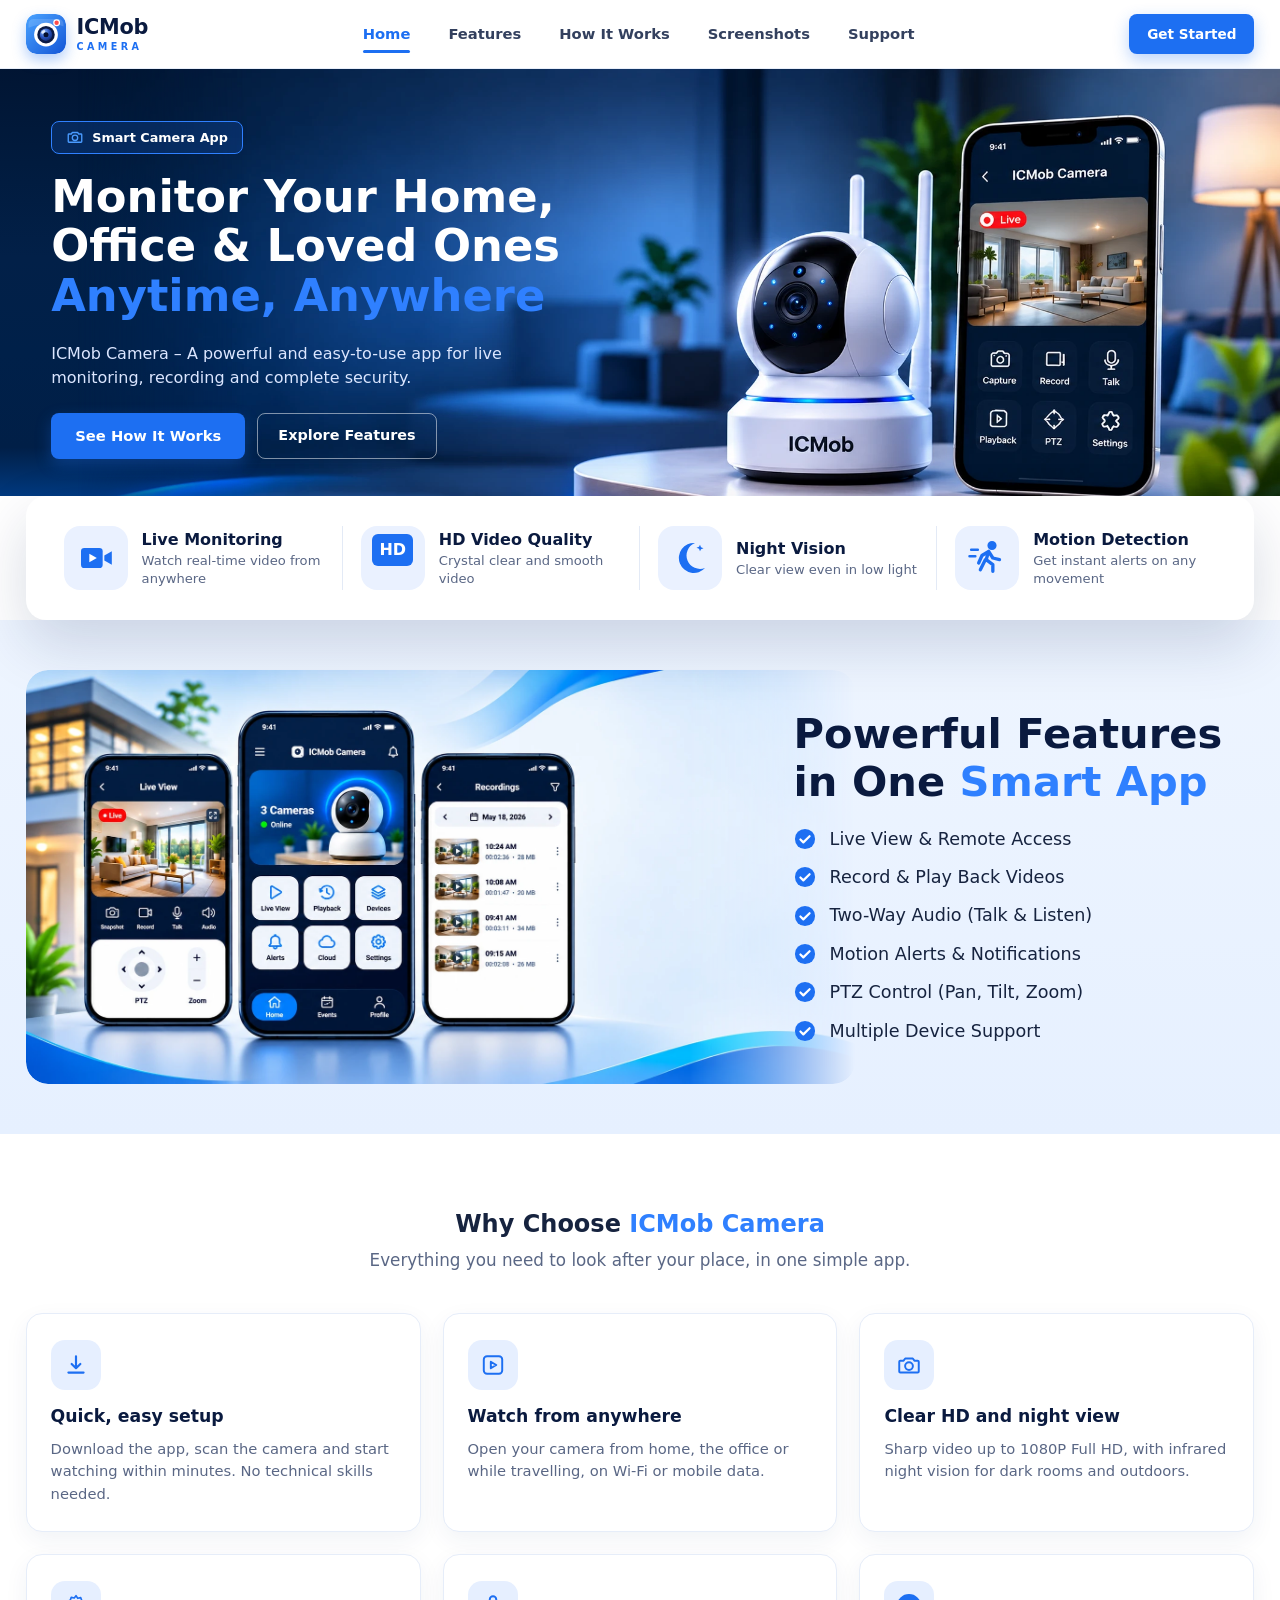
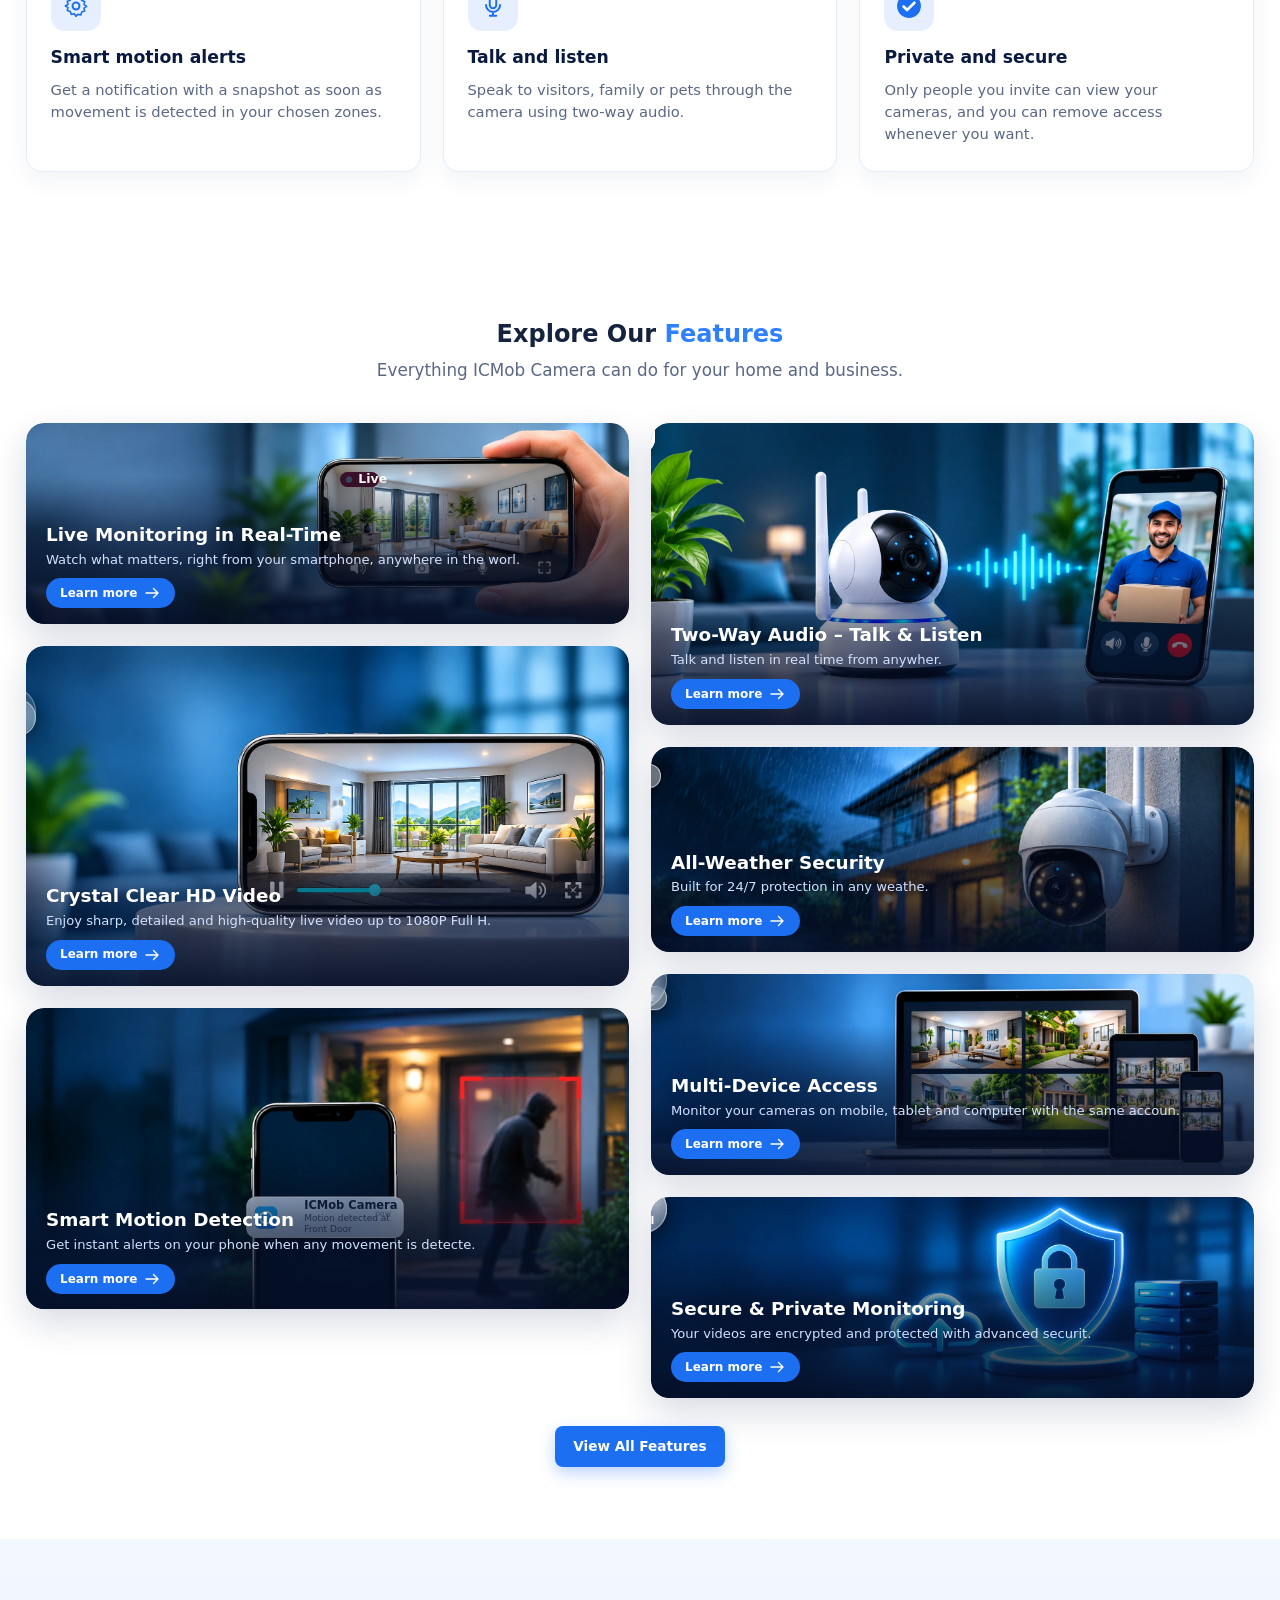
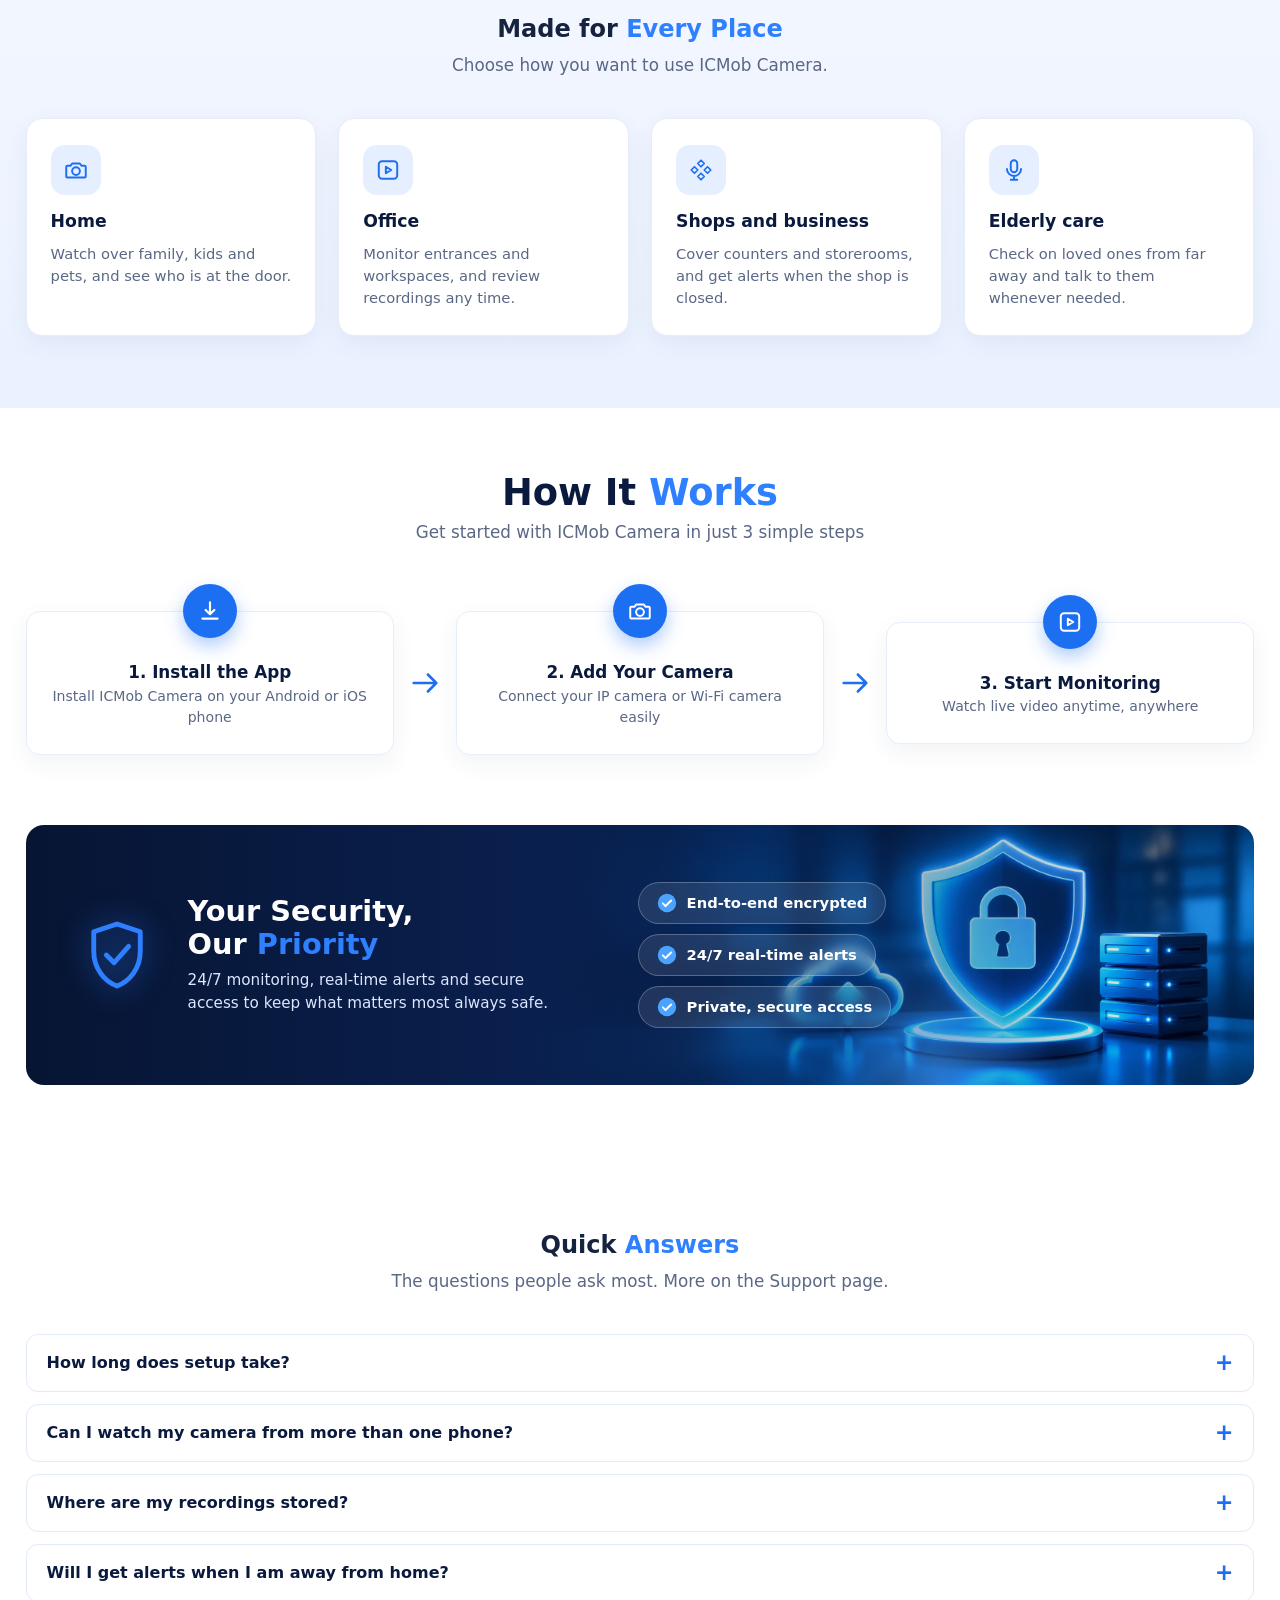
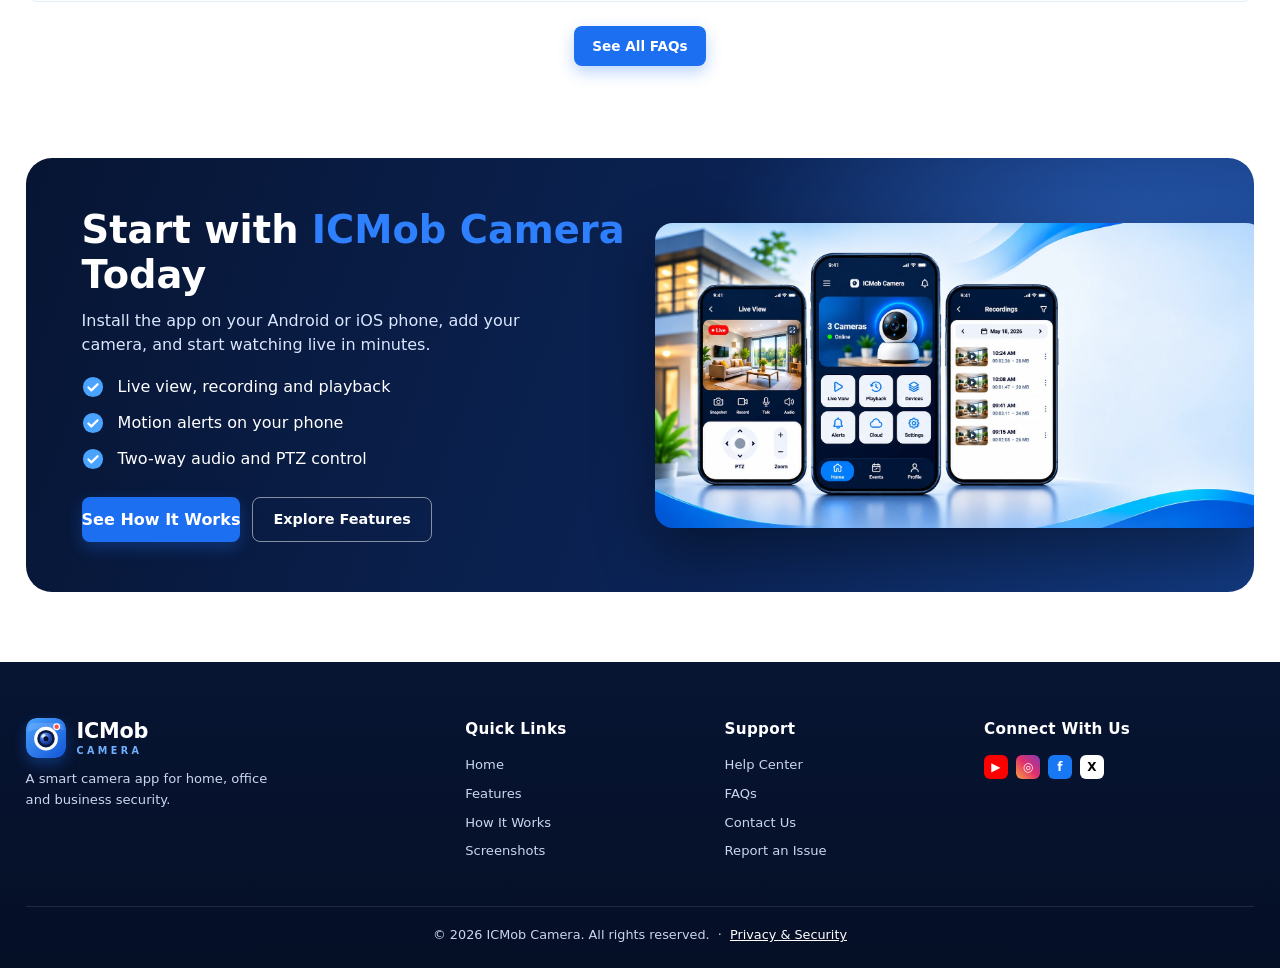
<file: index.html>
<!DOCTYPE html>
<html lang="en">
<head>
<meta charset="UTF-8">
<meta name="viewport" content="width=device-width, initial-scale=1">
<title>ICMob Camera – Smart Camera App</title>
<link rel="icon" type="image/svg+xml" href="assets/favicon.svg">
<link rel="stylesheet" href="style.css">
</head>
<body>

<!-- ===== Reusable SVG icons ===== -->
<svg width="0" height="0" style="position:absolute" aria-hidden="true">
  <symbol id="i-cam" viewBox="0 0 24 24"><path fill="none" stroke="currentColor" stroke-width="1.8" stroke-linejoin="round" d="M4 8h3l1.5-2h7L17 8h3a1 1 0 0 1 1 1v9a1 1 0 0 1-1 1H4a1 1 0 0 1-1-1V9a1 1 0 0 1 1-1z"/><circle cx="12" cy="13" r="3.6" fill="none" stroke="currentColor" stroke-width="1.8"/></symbol>
  <symbol id="i-rec" viewBox="0 0 24 24"><rect x="3" y="6" width="13" height="12" rx="2.5" fill="none" stroke="currentColor" stroke-width="1.8"/><path d="M16 10l5-3v10l-5-3" fill="none" stroke="currentColor" stroke-width="1.8" stroke-linejoin="round"/></symbol>
  <symbol id="i-mic" viewBox="0 0 24 24"><rect x="9" y="3" width="6" height="11" rx="3" fill="none" stroke="currentColor" stroke-width="1.8"/><path d="M5.5 11a6.5 6.5 0 0 0 13 0M12 17.5V21M9 21h6" fill="none" stroke="currentColor" stroke-width="1.8" stroke-linecap="round"/></symbol>
  <symbol id="i-play" viewBox="0 0 24 24"><rect x="3.5" y="4" width="17" height="16" rx="3" fill="none" stroke="currentColor" stroke-width="1.8"/><path d="M10 9l5 3-5 3z" fill="none" stroke="currentColor" stroke-width="1.8" stroke-linejoin="round"/></symbol>
  <symbol id="i-ptz" viewBox="0 0 24 24"><path d="M12 3l3 3-3 3-3-3zM12 15l3 3-3 3-3-3zM3 12l3-3 3 3-3 3zM15 12l3-3 3 3-3 3z" fill="none" stroke="currentColor" stroke-width="1.6" stroke-linejoin="round"/></symbol>
  <symbol id="i-gear" viewBox="0 0 24 24"><circle cx="12" cy="12" r="3.2" fill="none" stroke="currentColor" stroke-width="1.8"/><path d="M12 2.5l1.6 2.4 2.8-.6.9 2.7 2.7.9-.6 2.8 2.4 1.6-2.4 1.6.6 2.8-2.7.9-.9 2.7-2.8-.6L12 21.5l-1.6-2.4-2.8.6-.9-2.7-2.7-.9.6-2.8L2.2 12l2.4-1.6-.6-2.8 2.7-.9.9-2.7 2.8.6z" fill="none" stroke="currentColor" stroke-width="1.5" stroke-linejoin="round"/></symbol>
  <symbol id="i-check" viewBox="0 0 24 24"><circle cx="12" cy="12" r="11" fill="currentColor"/><path d="M7 12.5l3.2 3.2L17 9" fill="none" stroke="#fff" stroke-width="2.4" stroke-linecap="round" stroke-linejoin="round"/></symbol>
  <symbol id="i-dl" viewBox="0 0 24 24"><path d="M12 4v11m0 0l-4-4m4 4l4-4M5 19h14" fill="none" stroke="currentColor" stroke-width="2" stroke-linecap="round" stroke-linejoin="round"/></symbol>
  <symbol id="i-arrow" viewBox="0 0 24 24"><path d="M4 12h16m0 0l-6-6m6 6l-6 6" fill="none" stroke="currentColor" stroke-width="1.8" stroke-linecap="round" stroke-linejoin="round"/></symbol>
</svg>

<!-- ===== Header ===== -->
<header class="header">
  <div class="container nav">
    <a href="./" class="brand" aria-label="ICMob Camera home"><img class="brand-mark" src="assets/logo.svg" alt="" width="40" height="40"><span class="brand-text">ICMob<small>Camera</small></span></a>
    <button class="menu-toggle" aria-label="Open menu" aria-expanded="false"><span></span><span></span><span></span></button>
    <nav class="nav-links" id="nav">
      <a href="./" class="active">Home</a>
      <a href="features/">Features</a>
      <a href="how-it-works/">How It Works</a>
      <a href="screenshots/">Screenshots</a>
      <a href="support/">Support</a>
      <a href="how-it-works/" class="btn btn-primary btn-sm nav-dl-m">Get Started</a>
    </nav>
    <a href="how-it-works/" class="btn btn-primary btn-sm nav-dl">Get Started</a>
  </div>
</header>

<!-- ===== Hero ===== -->
<section class="hero" id="home">
  <div class="container hero-inner">
    <div class="hero-text">
      <span class="chip"><svg class="ic"><use href="#i-cam"/></svg> Smart Camera App</span>
      <h1>Monitor Your Home,<br>Office &amp; Loved Ones<br><span class="accent">Anytime, Anywhere</span></h1>
      <p>ICMob Camera – A powerful and easy-to-use app for live monitoring, recording and complete security.</p>
      <div class="ph-btns"><a class="btn btn-primary" href="how-it-works/">See How It Works</a><a class="btn btn-ghost" href="features/">Explore Features</a></div>
    </div>
    </div>
</section>

<!-- ===== Quick features strip ===== -->
<section class="strip">
  <div class="container strip-grid">
    <div class="strip-item">
      <span class="s-icon"><svg viewBox="0 0 48 48"><rect x="6" y="12" width="26" height="24" rx="4" fill="#1d6ff2"/><path d="M34 21l9-5v16l-9-5z" fill="#1d6ff2"/><path d="M16 19l9 5-9 5z" fill="#fff"/></svg></span>
      <div><h4>Live Monitoring</h4><p>Watch real-time video from anywhere</p></div>
    </div>
    <div class="strip-item">
      <span class="s-icon hd">HD</span>
      <div><h4>HD Video Quality</h4><p>Crystal clear and smooth video</p></div>
    </div>
    <div class="strip-item">
      <span class="s-icon"><svg viewBox="0 0 48 48"><path d="M30 6a18 18 0 1 0 12 30A15 15 0 0 1 30 6z" fill="#1d6ff2"/><path d="M36 8l1.2 3 3 1.200-3 1.200L36 16l-1.200-3-3-1.200 3-1.200z" fill="#1d6ff2"/></svg></span>
      <div><h4>Night Vision</h4><p>Clear view even in low light</p></div>
    </div>
    <div class="strip-item">
      <span class="s-icon"><svg viewBox="0 0 48 48" fill="none" stroke="#1d6ff2" stroke-width="4" stroke-linecap="round" stroke-linejoin="round"><circle cx="30" cy="9" r="3.5" fill="#1d6ff2"/><path d="M26 16l-8 5-4 9M26 16l5 8 8 2M22 26l-6 12M26 16l-3 10 8 6v8"/><path d="M5 14h8M3 22h7" stroke-width="3"/></svg></span>
      <div><h4>Motion Detection</h4><p>Get instant alerts on any movement</p></div>
    </div>
  </div>
</section>

<!-- ===== Features ===== -->
<section class="features" id="features">
  <div class="container features-inner">
    <div class="phones-img" id="screenshots"><img src="assets/app-screens.webp" alt="ICMob Camera app screens"></div>
    <div class="features-text">
      <h2>Powerful Features<br>in One <span class="accent">Smart App</span></h2>
      <ul class="check-list">
        <li><svg><use href="#i-check"/></svg>Live View &amp; Remote Access</li>
        <li><svg><use href="#i-check"/></svg>Record &amp; Play Back Videos</li>
        <li><svg><use href="#i-check"/></svg>Two-Way Audio (Talk &amp; Listen)</li>
        <li><svg><use href="#i-check"/></svg>Motion Alerts &amp; Notifications</li>
        <li><svg><use href="#i-check"/></svg>PTZ Control (Pan, Tilt, Zoom)</li>
        <li><svg><use href="#i-check"/></svg>Multiple Device Support</li>
      </ul>
    </div>
  </div>
</section>

<!--WHY--><section class="section" id="why">
  <div class="container">
    <h2 class="center">Why Choose <span class="accent">ICMob Camera</span></h2><p class="center sub">Everything you need to look after your place, in one simple app.</p>
    <div class="cards c3">
      <div class="card"><span class="card-ic"><svg><use href="#i-dl"/></svg></span><h3>Quick, easy setup</h3><p>Download the app, scan the camera and start watching within minutes. No technical skills needed.</p></div>
      <div class="card"><span class="card-ic"><svg><use href="#i-play"/></svg></span><h3>Watch from anywhere</h3><p>Open your camera from home, the office or while travelling, on Wi-Fi or mobile data.</p></div>
      <div class="card"><span class="card-ic"><svg><use href="#i-cam"/></svg></span><h3>Clear HD and night view</h3><p>Sharp video up to 1080P Full HD, with infrared night vision for dark rooms and outdoors.</p></div>
      <div class="card"><span class="card-ic"><svg><use href="#i-gear"/></svg></span><h3>Smart motion alerts</h3><p>Get a notification with a snapshot as soon as movement is detected in your chosen zones.</p></div>
      <div class="card"><span class="card-ic"><svg><use href="#i-mic"/></svg></span><h3>Talk and listen</h3><p>Speak to visitors, family or pets through the camera using two-way audio.</p></div>
      <div class="card"><span class="card-ic"><svg><use href="#i-check"/></svg></span><h3>Private and secure</h3><p>Only people you invite can view your cameras, and you can remove access whenever you want.</p></div>
    </div>
  </div>
</section><!--/WHY-->

<!--GALLERY--><section class="section explore" id="explore">
  <div class="container">
    <h2 class="center">Explore Our <span class="accent">Features</span></h2>
    <p class="center sub">Everything ICMob Camera can do for your home and business.</p>
    <div class="explore-grid">
      <a class="explore-card" href="features/#live-monitoring"><div class="imgwrap"><img src="assets/live-monitoring.webp" alt="Live Monitoring in Real-Time" loading="lazy"><span class="pill"><i></i>Live</span><div class="cap"><b>Live Monitoring in Real-Time</b><small>Watch what matters, right from your smartphone, anywhere in the worl.</small><span>Learn more <svg class="ic"><use href="#i-arrow"/></svg></span></div></div></a>
      <a class="explore-card" href="features/#hd-video"><div class="imgwrap"><img src="assets/hd-video.webp" alt="Crystal Clear HD Video" loading="lazy"><div class="chips pos-b"><span style="animation-delay:0s">1080P Full HD</span><span style="animation-delay:0.6s">Adaptive quality</span><span style="animation-delay:1.2s">Night mode</span></div><div class="cap"><b>Crystal Clear HD Video</b><small>Enjoy sharp, detailed and high-quality live video up to 1080P Full H.</small><span>Learn more <svg class="ic"><use href="#i-arrow"/></svg></span></div></div></a>
      <a class="explore-card" href="features/#motion-detection"><div class="imgwrap"><img src="assets/motion-detection.webp" alt="Smart Motion Detection" loading="lazy"><div class="notif"><b>ICMob Camera</b><small>Motion detected at Front Door</small><em>now</em></div><div class="cap"><b>Smart Motion Detection</b><small>Get instant alerts on your phone when any movement is detecte.</small><span>Learn more <svg class="ic"><use href="#i-arrow"/></svg></span></div></div></a>
      <a class="explore-card" href="features/#two-way-audio"><div class="imgwrap"><img src="assets/two-way-audio.webp" alt="Two-Way Audio – Talk & Listen" loading="lazy"><div class="chips pos-d"><span style="animation-delay:0s">Hello, your package has arrived!</span><span style="animation-delay:0.6s">Hi, please leave it at the door.</span></div><div class="cap"><b>Two-Way Audio – Talk &amp; Listen</b><small>Talk and listen in real time from anywher.</small><span>Learn more <svg class="ic"><use href="#i-arrow"/></svg></span></div></div></a>
      <a class="explore-card" href="features/#all-weather"><div class="imgwrap"><img src="assets/all-weather.webp" alt="All-Weather Security" loading="lazy"><div class="chips pos-c"><span style="animation-delay:0s">Rainproof</span><span style="animation-delay:0.6s">Dustproof</span><span style="animation-delay:1.2s">Weatherproof</span></div><div class="cap"><b>All-Weather Security</b><small>Built for 24/7 protection in any weathe.</small><span>Learn more <svg class="ic"><use href="#i-arrow"/></svg></span></div></div></a>
      <a class="explore-card" href="features/#multi-device"><div class="imgwrap"><img src="assets/multi-device.webp" alt="Multi-Device Access" loading="lazy"><div class="chips pos-a"><span style="animation-delay:0s">Mobile</span><span style="animation-delay:0.6s">Tablet</span><span style="animation-delay:1.2s">Computer</span><span style="animation-delay:1.7999999999999998s"><i></i>One account, all devices</span></div><div class="cap"><b>Multi-Device Access</b><small>Monitor your cameras on mobile, tablet and computer with the same accoun.</small><span>Learn more <svg class="ic"><use href="#i-arrow"/></svg></span></div></div></a>
      <a class="explore-card" href="features/#secure"><div class="imgwrap"><img src="assets/secure.webp" alt="Secure & Private Monitoring" loading="lazy"><div class="chips pos-a"><span style="animation-delay:0s">End-to-end encrypted</span><span style="animation-delay:0.6s">Encrypted cloud backup</span><span style="animation-delay:1.2s">Private access control</span></div><div class="cap"><b>Secure &amp; Private Monitoring</b><small>Your videos are encrypted and protected with advanced securit.</small><span>Learn more <svg class="ic"><use href="#i-arrow"/></svg></span></div></div></a>
    </div>
    <p class="center" style="margin-top:28px"><a class="btn btn-primary btn-sm" href="features/">View All Features</a></p>
  </div>
</section><!--/GALLERY-->

<!--USE--><section class="section alt" id="use-cases">
  <div class="container">
    <h2 class="center">Made for <span class="accent">Every Place</span></h2><p class="center sub">Choose how you want to use ICMob Camera.</p>
    <div class="cards c4">
      <div class="card"><span class="card-ic"><svg><use href="#i-cam"/></svg></span><h3>Home</h3><p>Watch over family, kids and pets, and see who is at the door.</p></div>
      <div class="card"><span class="card-ic"><svg><use href="#i-play"/></svg></span><h3>Office</h3><p>Monitor entrances and workspaces, and review recordings any time.</p></div>
      <div class="card"><span class="card-ic"><svg><use href="#i-ptz"/></svg></span><h3>Shops and business</h3><p>Cover counters and storerooms, and get alerts when the shop is closed.</p></div>
      <div class="card"><span class="card-ic"><svg><use href="#i-mic"/></svg></span><h3>Elderly care</h3><p>Check on loved ones from far away and talk to them whenever needed.</p></div>
    </div>
  </div>
</section><!--/USE-->

<!-- ===== How it works ===== -->
<section class="how" id="how">
  <div class="container">
    <h2 class="center">How It <span class="accent">Works</span></h2>
    <p class="center sub">Get started with ICMob Camera in just 3 simple steps</p>
    <div class="steps">
      <div class="step">
        <span class="step-icon"><svg><use href="#i-dl"/></svg></span>
        <h3>1. Install the App</h3>
        <p>Install ICMob Camera on your Android or iOS phone</p>
      </div>
      <svg class="step-arrow"><use href="#i-arrow"/></svg>
      <div class="step">
        <span class="step-icon"><svg><use href="#i-cam"/></svg></span>
        <h3>2. Add Your Camera</h3>
        <p>Connect your IP camera or Wi-Fi camera easily</p>
      </div>
      <svg class="step-arrow"><use href="#i-arrow"/></svg>
      <div class="step">
        <span class="step-icon"><svg><use href="#i-play"/></svg></span>
        <h3>3. Start Monitoring</h3>
        <p>Watch live video anytime, anywhere</p>
      </div>
    </div>
  </div>
</section>

<!-- ===== Security banner ===== -->
<section class="container">
  <div class="banner">
    <svg class="shield" viewBox="0 0 64 72"><path d="M32 4l24 8v20c0 18-11 31-24 36C19 63 8 50 8 32V12z" fill="none" stroke="#2f80ff" stroke-width="5" stroke-linejoin="round"/><path d="M21 36l8 8 15-17" fill="none" stroke="#2f80ff" stroke-width="5" stroke-linecap="round" stroke-linejoin="round"/></svg>
    <div class="banner-text">
      <h2>Your Security,<br>Our <span class="accent">Priority</span></h2>
      <p>24/7 monitoring, real-time alerts and secure access to keep what matters most always safe.</p>
    </div>
    <!--BC--><ul class="banner-chips"><li><svg><use href="#i-check"/></svg>End-to-end encrypted</li><li><svg><use href="#i-check"/></svg>24/7 real-time alerts</li><li><svg><use href="#i-check"/></svg>Private, secure access</li></ul><!--/BC-->
  </div>
</section>

<!--TAIL--><section class="section" id="faq-preview">
  <div class="container narrow">
    <h2 class="center">Quick <span class="accent">Answers</span></h2><p class="center sub">The questions people ask most. More on the Support page.</p>
    <div class="faq">
      <details><summary>How long does setup take?</summary><p>Most people add their first camera in under five minutes.</p></details>
      <details><summary>Can I watch my camera from more than one phone?</summary><p>Yes. Log in with the same account on other devices, or share access with family members.</p></details>
      <details><summary>Where are my recordings stored?</summary><p>On the camera memory card and, if you enable it, in cloud storage.</p></details>
      <details><summary>Will I get alerts when I am away from home?</summary><p>Yes. Motion alerts arrive as push notifications on your phone over Wi-Fi or mobile data.</p></details>
    </div>
    <p class="center" style="margin-top:24px"><a class="btn btn-primary btn-sm" href="support/#faq">See All FAQs</a></p>
  </div>
</section>

<section class="container" id="download">
  <div class="dl-panel">
    <div>
      <h2>Start with <span class="accent">ICMob Camera</span> Today</h2>
      <p>Install the app on your Android or iOS phone, add your camera, and start watching live in minutes.</p>
      <ul class="check-list">
        <li><svg><use href="#i-check"/></svg>Live view, recording and playback</li>
        <li><svg><use href="#i-check"/></svg>Motion alerts on your phone</li>
        <li><svg><use href="#i-check"/></svg>Two-way audio and PTZ control</li>
      </ul>
      <div class="ph-btns"><a class="btn btn-primary" href="how-it-works/">See How It Works</a><a class="btn btn-ghost" href="features/">Explore Features</a></div>
    </div>
    <img src="assets/app-screens.webp" alt="ICMob Camera app screens" loading="lazy">
  </div>
</section><!--/TAIL-->

<!-- ===== Footer ===== -->
<footer class="footer" id="footer">
  <div class="container footer-grid">
    <div class="f-brand">
      <a href="./" class="brand light" aria-label="ICMob Camera home"><img class="brand-mark" src="assets/logo.svg" alt="" width="40" height="40"><span class="brand-text">ICMob<small>Camera</small></span></a>
      <p>A smart camera app for home, office and business security.</p>
    </div>
    <div>
      <h5>Quick Links</h5>
      <a href="./">Home</a><a href="features/">Features</a><a href="how-it-works/">How It Works</a><a href="screenshots/">Screenshots</a>
    </div>
    <div>
      <h5>Support</h5>
      <a href="support/#help">Help Center</a><a href="support/#faq">FAQs</a><a href="support/#contact">Contact Us</a><a href="support/#report">Report an Issue</a>
    </div>
    <div>
      <h5>Connect With Us</h5>
      <div class="social">
        <a href="#" class="yt" aria-label="YouTube">▶</a><a href="#" class="ig" aria-label="Instagram">◎</a><a href="#" class="fb" aria-label="Facebook">f</a><a href="#" class="xx" aria-label="X">X</a>
      </div>
    </div>
    
  </div>
  <div class="container copy">© 2026 ICMob Camera. All rights reserved. &nbsp;·&nbsp; <a href="support/#privacy">Privacy &amp; Security</a></div>
</footer>

<script src="script.js"></script>
</body>
</html>
</file>
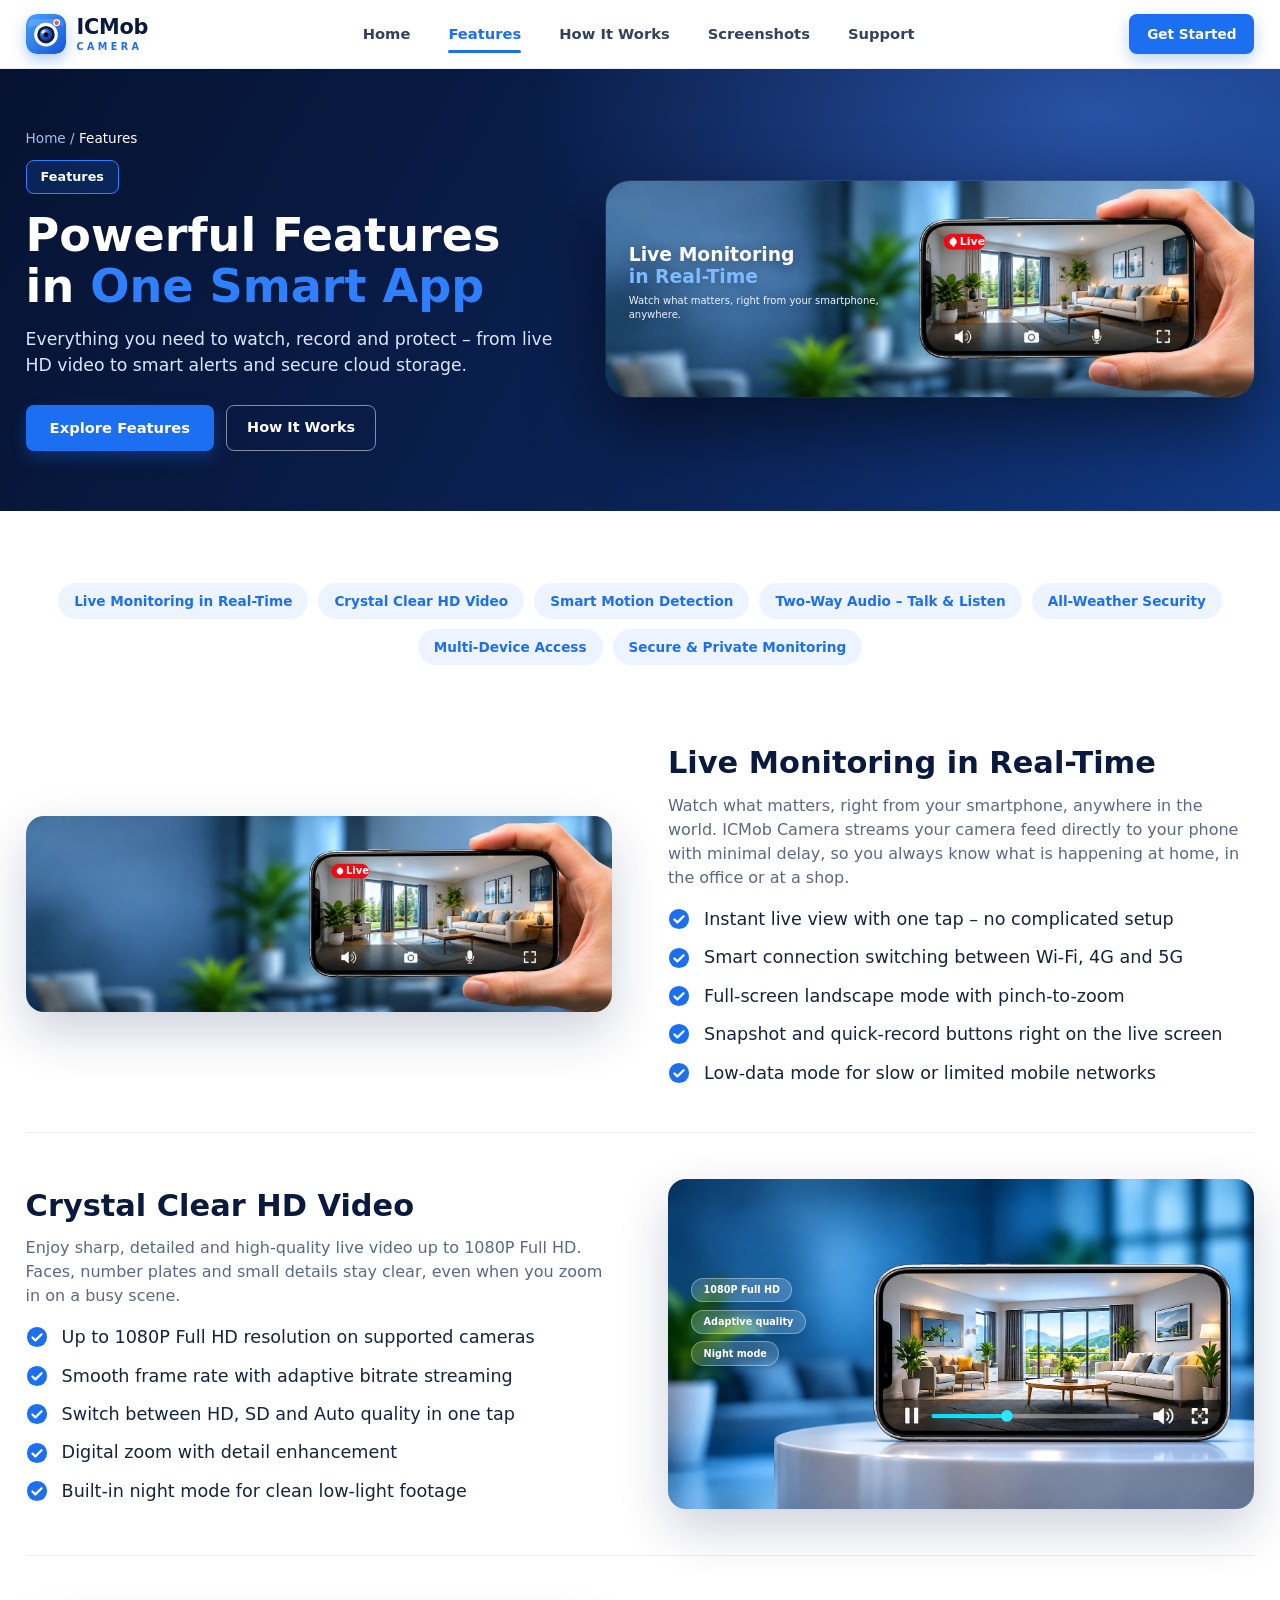
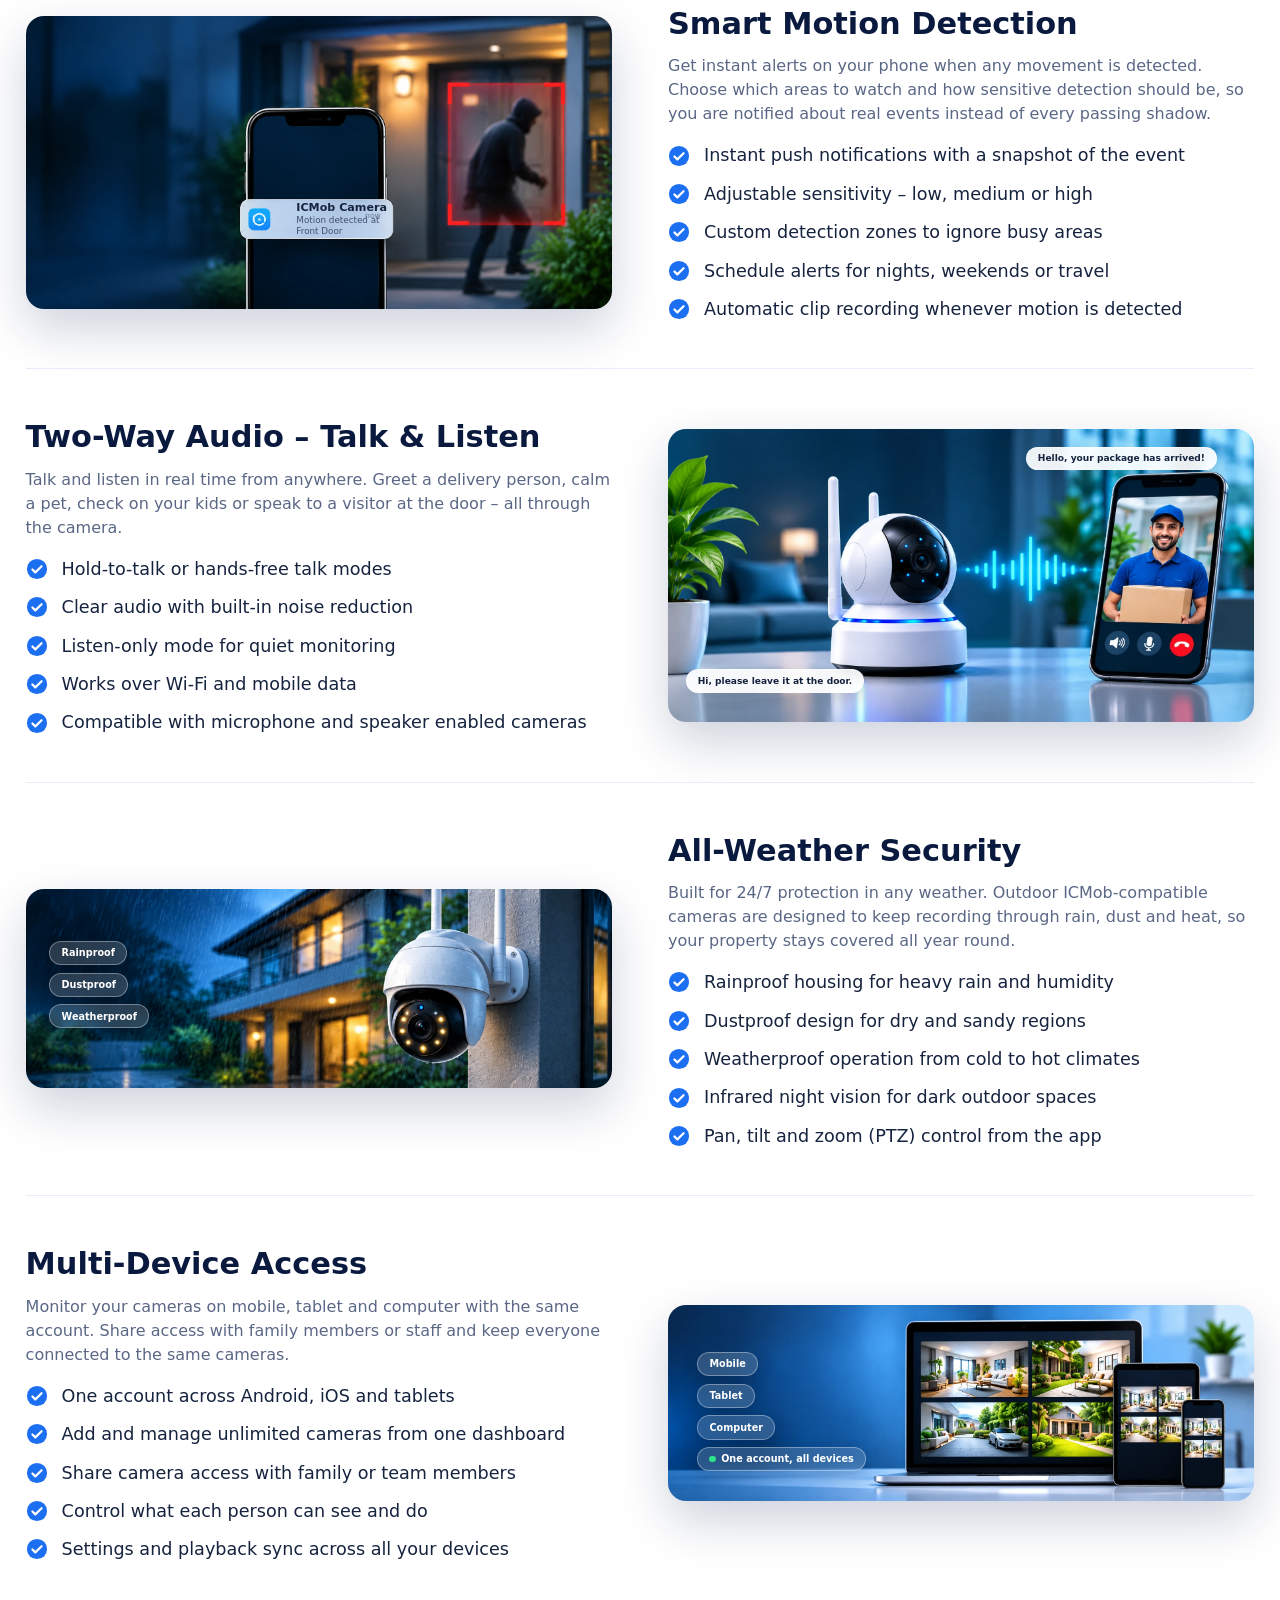
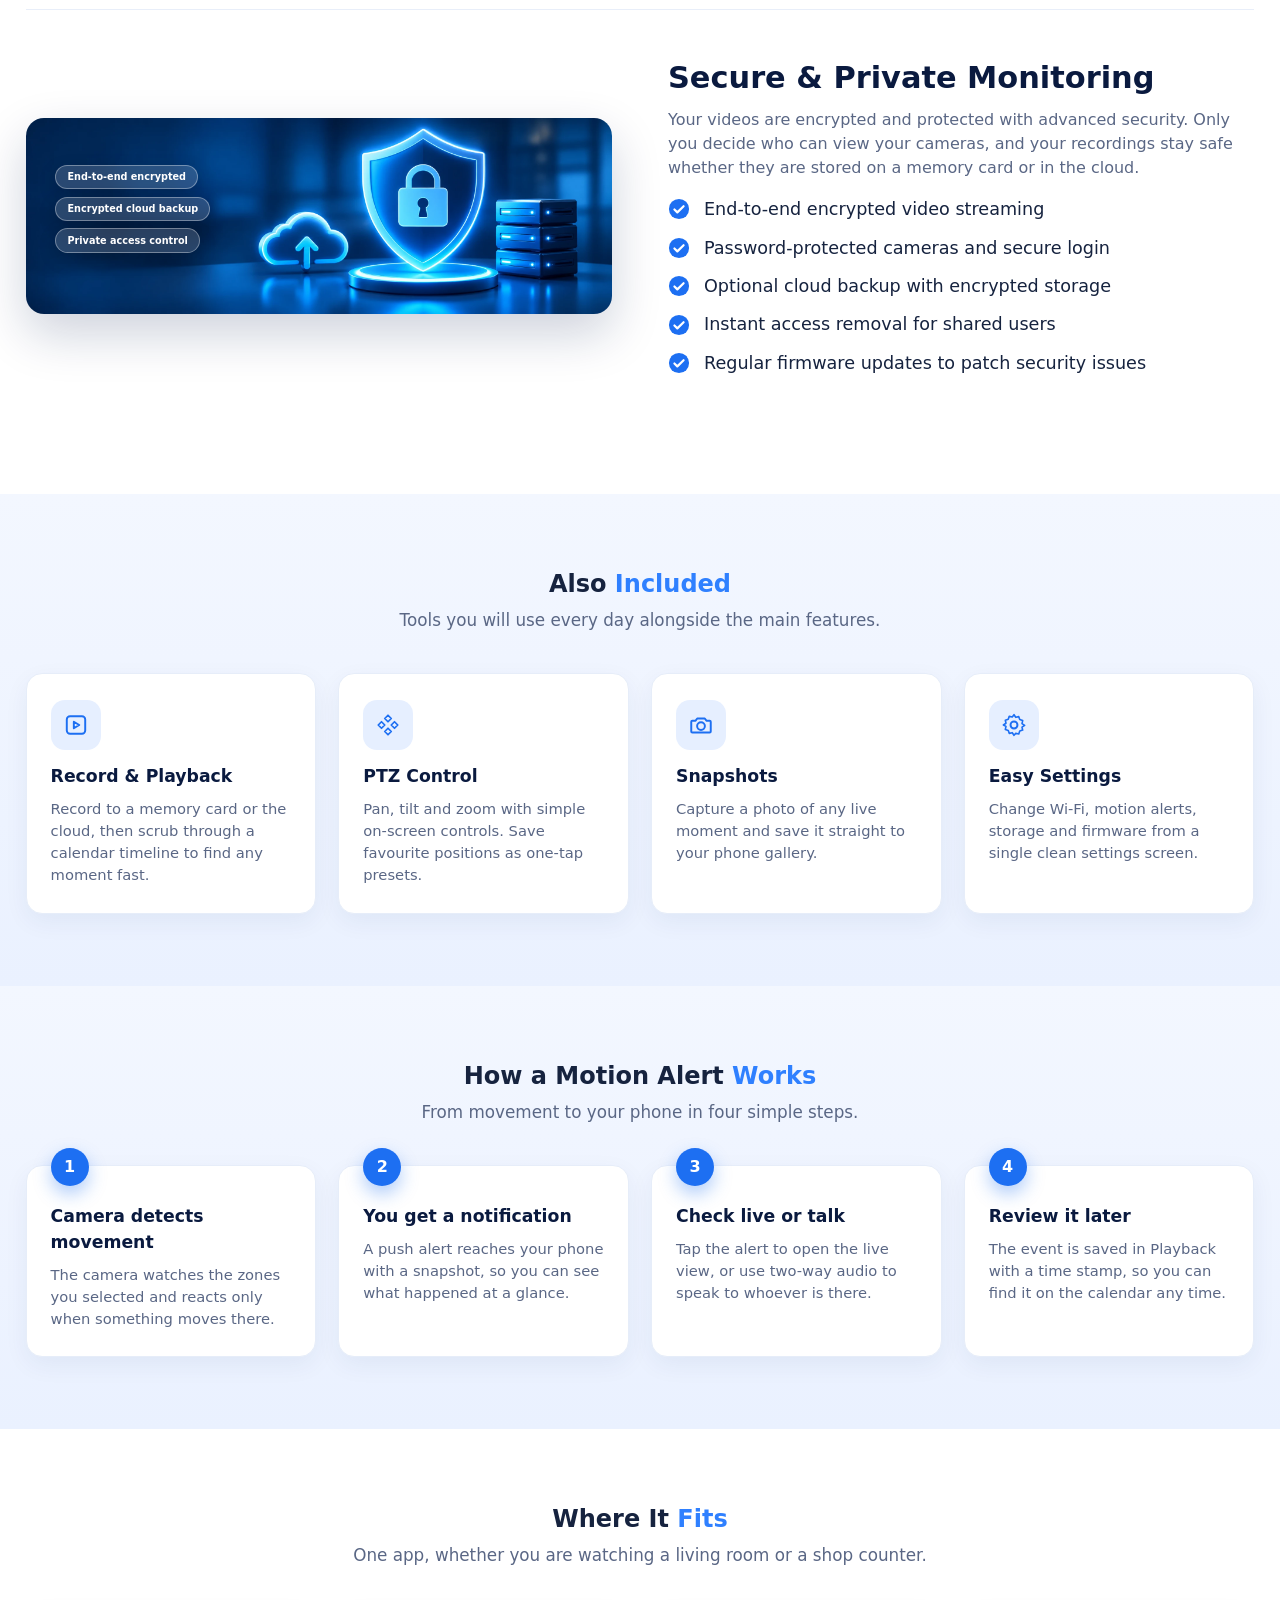
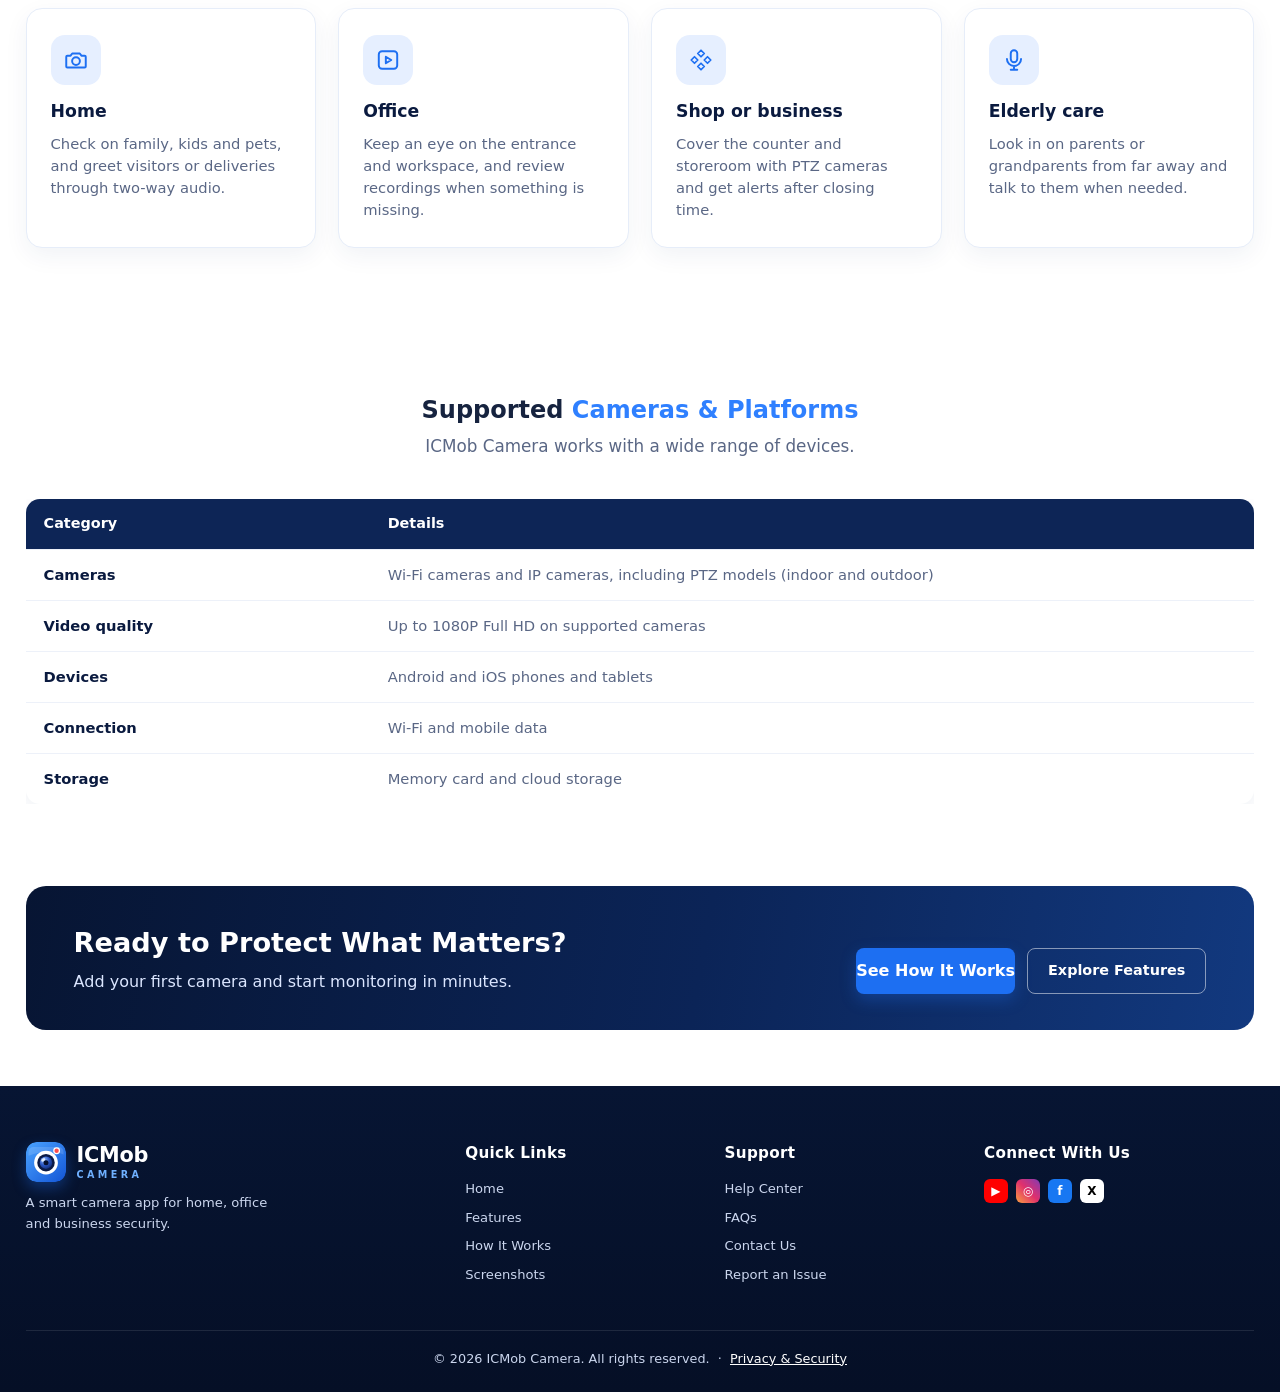
<file: features/index.html>
<!DOCTYPE html>
<html lang="en">
<head>
<meta charset="UTF-8">
<meta name="viewport" content="width=device-width, initial-scale=1">
<title>Features – ICMob Camera</title>
<link rel="icon" type="image/svg+xml" href="../assets/favicon.svg">
<link rel="stylesheet" href="../style.css">
</head>
<body>
<svg width="0" height="0" style="position:absolute" aria-hidden="true">
  <symbol id="i-cam" viewBox="0 0 24 24"><path fill="none" stroke="currentColor" stroke-width="1.8" stroke-linejoin="round" d="M4 8h3l1.5-2h7L17 8h3a1 1 0 0 1 1 1v9a1 1 0 0 1-1 1H4a1 1 0 0 1-1-1V9a1 1 0 0 1 1-1z"/><circle cx="12" cy="13" r="3.6" fill="none" stroke="currentColor" stroke-width="1.8"/></symbol>
  <symbol id="i-rec" viewBox="0 0 24 24"><rect x="3" y="6" width="13" height="12" rx="2.5" fill="none" stroke="currentColor" stroke-width="1.8"/><path d="M16 10l5-3v10l-5-3" fill="none" stroke="currentColor" stroke-width="1.8" stroke-linejoin="round"/></symbol>
  <symbol id="i-mic" viewBox="0 0 24 24"><rect x="9" y="3" width="6" height="11" rx="3" fill="none" stroke="currentColor" stroke-width="1.8"/><path d="M5.5 11a6.5 6.5 0 0 0 13 0M12 17.5V21M9 21h6" fill="none" stroke="currentColor" stroke-width="1.8" stroke-linecap="round"/></symbol>
  <symbol id="i-play" viewBox="0 0 24 24"><rect x="3.5" y="4" width="17" height="16" rx="3" fill="none" stroke="currentColor" stroke-width="1.8"/><path d="M10 9l5 3-5 3z" fill="none" stroke="currentColor" stroke-width="1.8" stroke-linejoin="round"/></symbol>
  <symbol id="i-ptz" viewBox="0 0 24 24"><path d="M12 3l3 3-3 3-3-3zM12 15l3 3-3 3-3-3zM3 12l3-3 3 3-3 3zM15 12l3-3 3 3-3 3z" fill="none" stroke="currentColor" stroke-width="1.6" stroke-linejoin="round"/></symbol>
  <symbol id="i-gear" viewBox="0 0 24 24"><circle cx="12" cy="12" r="3.2" fill="none" stroke="currentColor" stroke-width="1.8"/><path d="M12 2.5l1.6 2.4 2.8-.6.9 2.7 2.7.9-.6 2.8 2.4 1.6-2.4 1.6.6 2.8-2.7.9-.9 2.7-2.8-.6L12 21.5l-1.6-2.4-2.8.6-.9-2.7-2.7-.9.6-2.8L2.2 12l2.4-1.6-.6-2.8 2.7-.9.9-2.7 2.8.6z" fill="none" stroke="currentColor" stroke-width="1.5" stroke-linejoin="round"/></symbol>
  <symbol id="i-check" viewBox="0 0 24 24"><circle cx="12" cy="12" r="11" fill="currentColor"/><path d="M7 12.5l3.2 3.2L17 9" fill="none" stroke="#fff" stroke-width="2.4" stroke-linecap="round" stroke-linejoin="round"/></symbol>
  <symbol id="i-dl" viewBox="0 0 24 24"><path d="M12 4v11m0 0l-4-4m4 4l4-4M5 19h14" fill="none" stroke="currentColor" stroke-width="2" stroke-linecap="round" stroke-linejoin="round"/></symbol>
  <symbol id="i-arrow" viewBox="0 0 24 24"><path d="M4 12h16m0 0l-6-6m6 6l-6 6" fill="none" stroke="currentColor" stroke-width="1.8" stroke-linecap="round" stroke-linejoin="round"/></symbol>
</svg>

<header class="header">
  <div class="container nav">
    <a href="../" class="brand" aria-label="ICMob Camera home"><img class="brand-mark" src="../assets/logo.svg" alt="" width="40" height="40"><span class="brand-text">ICMob<small>Camera</small></span></a>
    <button class="menu-toggle" aria-label="Open menu" aria-expanded="false"><span></span><span></span><span></span></button>
    <nav class="nav-links" id="nav">
      <a href="../">Home</a>
      <a href="../features/" class="active">Features</a>
      <a href="../how-it-works/">How It Works</a>
      <a href="../screenshots/">Screenshots</a>
      <a href="../support/">Support</a>
      <a href="../how-it-works/" class="btn btn-primary btn-sm nav-dl-m">Get Started</a>
    </nav>
    <a href="../how-it-works/" class="btn btn-primary btn-sm nav-dl">Get Started</a>
  </div>
</header>

<section class="ph ph-split"><div class="container ph-grid"><div class="ph-text">
      <div class="crumbs"><a href="../">Home</a> / <span>Features</span></div>
      <span class="chip">Features</span>
      <h1>Powerful Features in <span class="accent">One Smart App</span></h1>
      <p>Everything you need to watch, record and protect – from live HD video to smart alerts and secure cloud storage.</p>
      <div class="ph-btns"><a class="btn btn-primary" href="#live-monitoring">Explore Features</a><a class="btn btn-ghost" href="../how-it-works/">How It Works</a></div>
    </div><div class="ph-art float-slow"><div class="imgwrap"><img src="../assets/live-monitoring.webp" alt="Live monitoring on a smartphone" loading="lazy"><span class="pill"><i></i>Live</span><div class="hero-ov"><h3>Live Monitoring<br><span>in Real-Time</span></h3><p>Watch what matters, right from your smartphone, anywhere.</p><ul><li>HD live view</li><li>Snapshot &amp; record</li><li>Talk &amp; listen</li></ul></div></div></div></div></section>

<section class="section">
  <div class="container">
    <div class="quicknav"><a href="#live-monitoring">Live Monitoring in Real-Time</a><a href="#hd-video">Crystal Clear HD Video</a><a href="#motion-detection">Smart Motion Detection</a><a href="#two-way-audio">Two-Way Audio – Talk &amp; Listen</a><a href="#all-weather">All-Weather Security</a><a href="#multi-device">Multi-Device Access</a><a href="#secure">Secure &amp; Private Monitoring</a></div>
    <article class="f-row" id="live-monitoring">
      <div class="f-img"><div class="imgwrap"><img src="../assets/live-monitoring.webp" alt="Live Monitoring in Real-Time" loading="lazy"><span class="pill"><i></i>Live</span></div></div>
      <div class="f-body">
        <h2>Live Monitoring in Real-Time</h2>
        <p>Watch what matters, right from your smartphone, anywhere in the world. ICMob Camera streams your camera feed directly to your phone with minimal delay, so you always know what is happening at home, in the office or at a shop.</p>
        <ul class="check-list"><li><svg><use href="#i-check"/></svg>Instant live view with one tap – no complicated setup</li><li><svg><use href="#i-check"/></svg>Smart connection switching between Wi-Fi, 4G and 5G</li><li><svg><use href="#i-check"/></svg>Full-screen landscape mode with pinch-to-zoom</li><li><svg><use href="#i-check"/></svg>Snapshot and quick-record buttons right on the live screen</li><li><svg><use href="#i-check"/></svg>Low-data mode for slow or limited mobile networks</li></ul>      </div>
    </article>
<article class="f-row" id="hd-video">
      <div class="f-img"><div class="imgwrap"><img src="../assets/hd-video.webp" alt="Crystal Clear HD Video" loading="lazy"><div class="chips pos-b"><span style="animation-delay:0s">1080P Full HD</span><span style="animation-delay:0.6s">Adaptive quality</span><span style="animation-delay:1.2s">Night mode</span></div></div></div>
      <div class="f-body">
        <h2>Crystal Clear HD Video</h2>
        <p>Enjoy sharp, detailed and high-quality live video up to 1080P Full HD. Faces, number plates and small details stay clear, even when you zoom in on a busy scene.</p>
        <ul class="check-list"><li><svg><use href="#i-check"/></svg>Up to 1080P Full HD resolution on supported cameras</li><li><svg><use href="#i-check"/></svg>Smooth frame rate with adaptive bitrate streaming</li><li><svg><use href="#i-check"/></svg>Switch between HD, SD and Auto quality in one tap</li><li><svg><use href="#i-check"/></svg>Digital zoom with detail enhancement</li><li><svg><use href="#i-check"/></svg>Built-in night mode for clean low-light footage</li></ul>      </div>
    </article>
<article class="f-row" id="motion-detection">
      <div class="f-img"><div class="imgwrap"><img src="../assets/motion-detection.webp" alt="Smart Motion Detection" loading="lazy"><div class="notif"><b>ICMob Camera</b><small>Motion detected at Front Door</small><em>now</em></div></div></div>
      <div class="f-body">
        <h2>Smart Motion Detection</h2>
        <p>Get instant alerts on your phone when any movement is detected. Choose which areas to watch and how sensitive detection should be, so you are notified about real events instead of every passing shadow.</p>
        <ul class="check-list"><li><svg><use href="#i-check"/></svg>Instant push notifications with a snapshot of the event</li><li><svg><use href="#i-check"/></svg>Adjustable sensitivity – low, medium or high</li><li><svg><use href="#i-check"/></svg>Custom detection zones to ignore busy areas</li><li><svg><use href="#i-check"/></svg>Schedule alerts for nights, weekends or travel</li><li><svg><use href="#i-check"/></svg>Automatic clip recording whenever motion is detected</li></ul>      </div>
    </article>
<article class="f-row" id="two-way-audio">
      <div class="f-img"><div class="imgwrap"><img src="../assets/two-way-audio.webp" alt="Two-Way Audio – Talk & Listen" loading="lazy"><div class="chips pos-d"><span style="animation-delay:0s">Hello, your package has arrived!</span><span style="animation-delay:0.6s">Hi, please leave it at the door.</span></div></div></div>
      <div class="f-body">
        <h2>Two-Way Audio – Talk &amp; Listen</h2>
        <p>Talk and listen in real time from anywhere. Greet a delivery person, calm a pet, check on your kids or speak to a visitor at the door – all through the camera.</p>
        <ul class="check-list"><li><svg><use href="#i-check"/></svg>Hold-to-talk or hands-free talk modes</li><li><svg><use href="#i-check"/></svg>Clear audio with built-in noise reduction</li><li><svg><use href="#i-check"/></svg>Listen-only mode for quiet monitoring</li><li><svg><use href="#i-check"/></svg>Works over Wi-Fi and mobile data</li><li><svg><use href="#i-check"/></svg>Compatible with microphone and speaker enabled cameras</li></ul>      </div>
    </article>
<article class="f-row" id="all-weather">
      <div class="f-img"><div class="imgwrap"><img src="../assets/all-weather.webp" alt="All-Weather Security" loading="lazy"><div class="chips pos-c"><span style="animation-delay:0s">Rainproof</span><span style="animation-delay:0.6s">Dustproof</span><span style="animation-delay:1.2s">Weatherproof</span></div></div></div>
      <div class="f-body">
        <h2>All-Weather Security</h2>
        <p>Built for 24/7 protection in any weather. Outdoor ICMob-compatible cameras are designed to keep recording through rain, dust and heat, so your property stays covered all year round.</p>
        <ul class="check-list"><li><svg><use href="#i-check"/></svg>Rainproof housing for heavy rain and humidity</li><li><svg><use href="#i-check"/></svg>Dustproof design for dry and sandy regions</li><li><svg><use href="#i-check"/></svg>Weatherproof operation from cold to hot climates</li><li><svg><use href="#i-check"/></svg>Infrared night vision for dark outdoor spaces</li><li><svg><use href="#i-check"/></svg>Pan, tilt and zoom (PTZ) control from the app</li></ul>      </div>
    </article>
<article class="f-row" id="multi-device">
      <div class="f-img"><div class="imgwrap"><img src="../assets/multi-device.webp" alt="Multi-Device Access" loading="lazy"><div class="chips pos-a"><span style="animation-delay:0s">Mobile</span><span style="animation-delay:0.6s">Tablet</span><span style="animation-delay:1.2s">Computer</span><span style="animation-delay:1.7999999999999998s"><i></i>One account, all devices</span></div></div></div>
      <div class="f-body">
        <h2>Multi-Device Access</h2>
        <p>Monitor your cameras on mobile, tablet and computer with the same account. Share access with family members or staff and keep everyone connected to the same cameras.</p>
        <ul class="check-list"><li><svg><use href="#i-check"/></svg>One account across Android, iOS and tablets</li><li><svg><use href="#i-check"/></svg>Add and manage unlimited cameras from one dashboard</li><li><svg><use href="#i-check"/></svg>Share camera access with family or team members</li><li><svg><use href="#i-check"/></svg>Control what each person can see and do</li><li><svg><use href="#i-check"/></svg>Settings and playback sync across all your devices</li></ul>      </div>
    </article>
<article class="f-row" id="secure">
      <div class="f-img"><div class="imgwrap"><img src="../assets/secure.webp" alt="Secure & Private Monitoring" loading="lazy"><div class="chips pos-a"><span style="animation-delay:0s">End-to-end encrypted</span><span style="animation-delay:0.6s">Encrypted cloud backup</span><span style="animation-delay:1.2s">Private access control</span></div></div></div>
      <div class="f-body">
        <h2>Secure &amp; Private Monitoring</h2>
        <p>Your videos are encrypted and protected with advanced security. Only you decide who can view your cameras, and your recordings stay safe whether they are stored on a memory card or in the cloud.</p>
        <ul class="check-list"><li><svg><use href="#i-check"/></svg>End-to-end encrypted video streaming</li><li><svg><use href="#i-check"/></svg>Password-protected cameras and secure login</li><li><svg><use href="#i-check"/></svg>Optional cloud backup with encrypted storage</li><li><svg><use href="#i-check"/></svg>Instant access removal for shared users</li><li><svg><use href="#i-check"/></svg>Regular firmware updates to patch security issues</li></ul>      </div>
    </article>
  </div>
</section>

<section class="section alt">
  <div class="container">
    <h2 class="center">Also <span class="accent">Included</span></h2>
    <p class="center sub">Tools you will use every day alongside the main features.</p>
    <div class="cards c4">
      <div class="card"><span class="card-ic"><svg><use href="#i-play"/></svg></span><h3>Record &amp; Playback</h3><p>Record to a memory card or the cloud, then scrub through a calendar timeline to find any moment fast.</p></div>
      <div class="card"><span class="card-ic"><svg><use href="#i-ptz"/></svg></span><h3>PTZ Control</h3><p>Pan, tilt and zoom with simple on-screen controls. Save favourite positions as one-tap presets.</p></div>
      <div class="card"><span class="card-ic"><svg><use href="#i-cam"/></svg></span><h3>Snapshots</h3><p>Capture a photo of any live moment and save it straight to your phone gallery.</p></div>
      <div class="card"><span class="card-ic"><svg><use href="#i-gear"/></svg></span><h3>Easy Settings</h3><p>Change Wi-Fi, motion alerts, storage and firmware from a single clean settings screen.</p></div>    </div>
  </div>
</section>

<section class="section alt">
  <div class="container">
    <h2 class="center">How a Motion Alert <span class="accent">Works</span></h2><p class="center sub">From movement to your phone in four simple steps.</p>
    <div class="flow">
      <div class="card"><h3>Camera detects movement</h3><p>The camera watches the zones you selected and reacts only when something moves there.</p></div>
      <div class="card"><h3>You get a notification</h3><p>A push alert reaches your phone with a snapshot, so you can see what happened at a glance.</p></div>
      <div class="card"><h3>Check live or talk</h3><p>Tap the alert to open the live view, or use two-way audio to speak to whoever is there.</p></div>
      <div class="card"><h3>Review it later</h3><p>The event is saved in Playback with a time stamp, so you can find it on the calendar any time.</p></div>
    </div>
  </div>
</section>

<section class="section">
  <div class="container">
    <h2 class="center">Where It <span class="accent">Fits</span></h2><p class="center sub">One app, whether you are watching a living room or a shop counter.</p>
    <div class="cards c4">
      <div class="card"><span class="card-ic"><svg><use href="#i-cam"/></svg></span><h3>Home</h3><p>Check on family, kids and pets, and greet visitors or deliveries through two-way audio.</p></div>
      <div class="card"><span class="card-ic"><svg><use href="#i-play"/></svg></span><h3>Office</h3><p>Keep an eye on the entrance and workspace, and review recordings when something is missing.</p></div>
      <div class="card"><span class="card-ic"><svg><use href="#i-ptz"/></svg></span><h3>Shop or business</h3><p>Cover the counter and storeroom with PTZ cameras and get alerts after closing time.</p></div>
      <div class="card"><span class="card-ic"><svg><use href="#i-mic"/></svg></span><h3>Elderly care</h3><p>Look in on parents or grandparents from far away and talk to them when needed.</p></div>
    </div>
  </div>
</section>


<section class="section">
  <div class="container">
    <h2 class="center">Supported <span class="accent">Cameras &amp; Platforms</span></h2>
    <p class="center sub">ICMob Camera works with a wide range of devices.</p>
    <div class="table-wrap"><table class="spec">
      <tr><th>Category</th><th>Details</th></tr>
      <tr><td>Cameras</td><td>Wi-Fi cameras and IP cameras, including PTZ models (indoor and outdoor)</td></tr>
      <tr><td>Video quality</td><td>Up to 1080P Full HD on supported cameras</td></tr>
      <tr><td>Devices</td><td>Android and iOS phones and tablets</td></tr>
      <tr><td>Connection</td><td>Wi-Fi and mobile data</td></tr>
      <tr><td>Storage</td><td>Memory card and cloud storage</td></tr>
    </table></div>
  </div>
</section>

<section class="container"><div class="cta">
  <div><h2>Ready to Protect What Matters?</h2><p>Add your first camera and start monitoring in minutes.</p></div>
  <div class="ph-btns"><a class="btn btn-primary" href="../how-it-works/">See How It Works</a><a class="btn btn-ghost" href="../features/">Explore Features</a></div>
</div></section>

<footer class="footer" id="footer">
  <div class="container footer-grid">
    <div class="f-brand">
      <a href="../" class="brand light" aria-label="ICMob Camera home"><img class="brand-mark" src="../assets/logo.svg" alt="" width="40" height="40"><span class="brand-text">ICMob<small>Camera</small></span></a>
      <p>A smart camera app for home, office and business security.</p>
    </div>
    <div>
      <h5>Quick Links</h5>
      <a href="../">Home</a><a href="../features/">Features</a><a href="../how-it-works/">How It Works</a><a href="../screenshots/">Screenshots</a>
    </div>
    <div>
      <h5>Support</h5>
      <a href="../support/#help">Help Center</a><a href="../support/#faq">FAQs</a><a href="../support/#contact">Contact Us</a><a href="../support/#report">Report an Issue</a>
    </div>
    <div>
      <h5>Connect With Us</h5>
      <div class="social">
        <a href="#" class="yt" aria-label="YouTube">▶</a><a href="#" class="ig" aria-label="Instagram">◎</a><a href="#" class="fb" aria-label="Facebook">f</a><a href="#" class="xx" aria-label="X">X</a>
      </div>
    </div>
    
  </div>
  <div class="container copy">© 2026 ICMob Camera. All rights reserved. &nbsp;·&nbsp; <a href="../support/#privacy">Privacy &amp; Security</a></div>
</footer>

<script src="../script.js"></script>
</body>
</html>
</file>
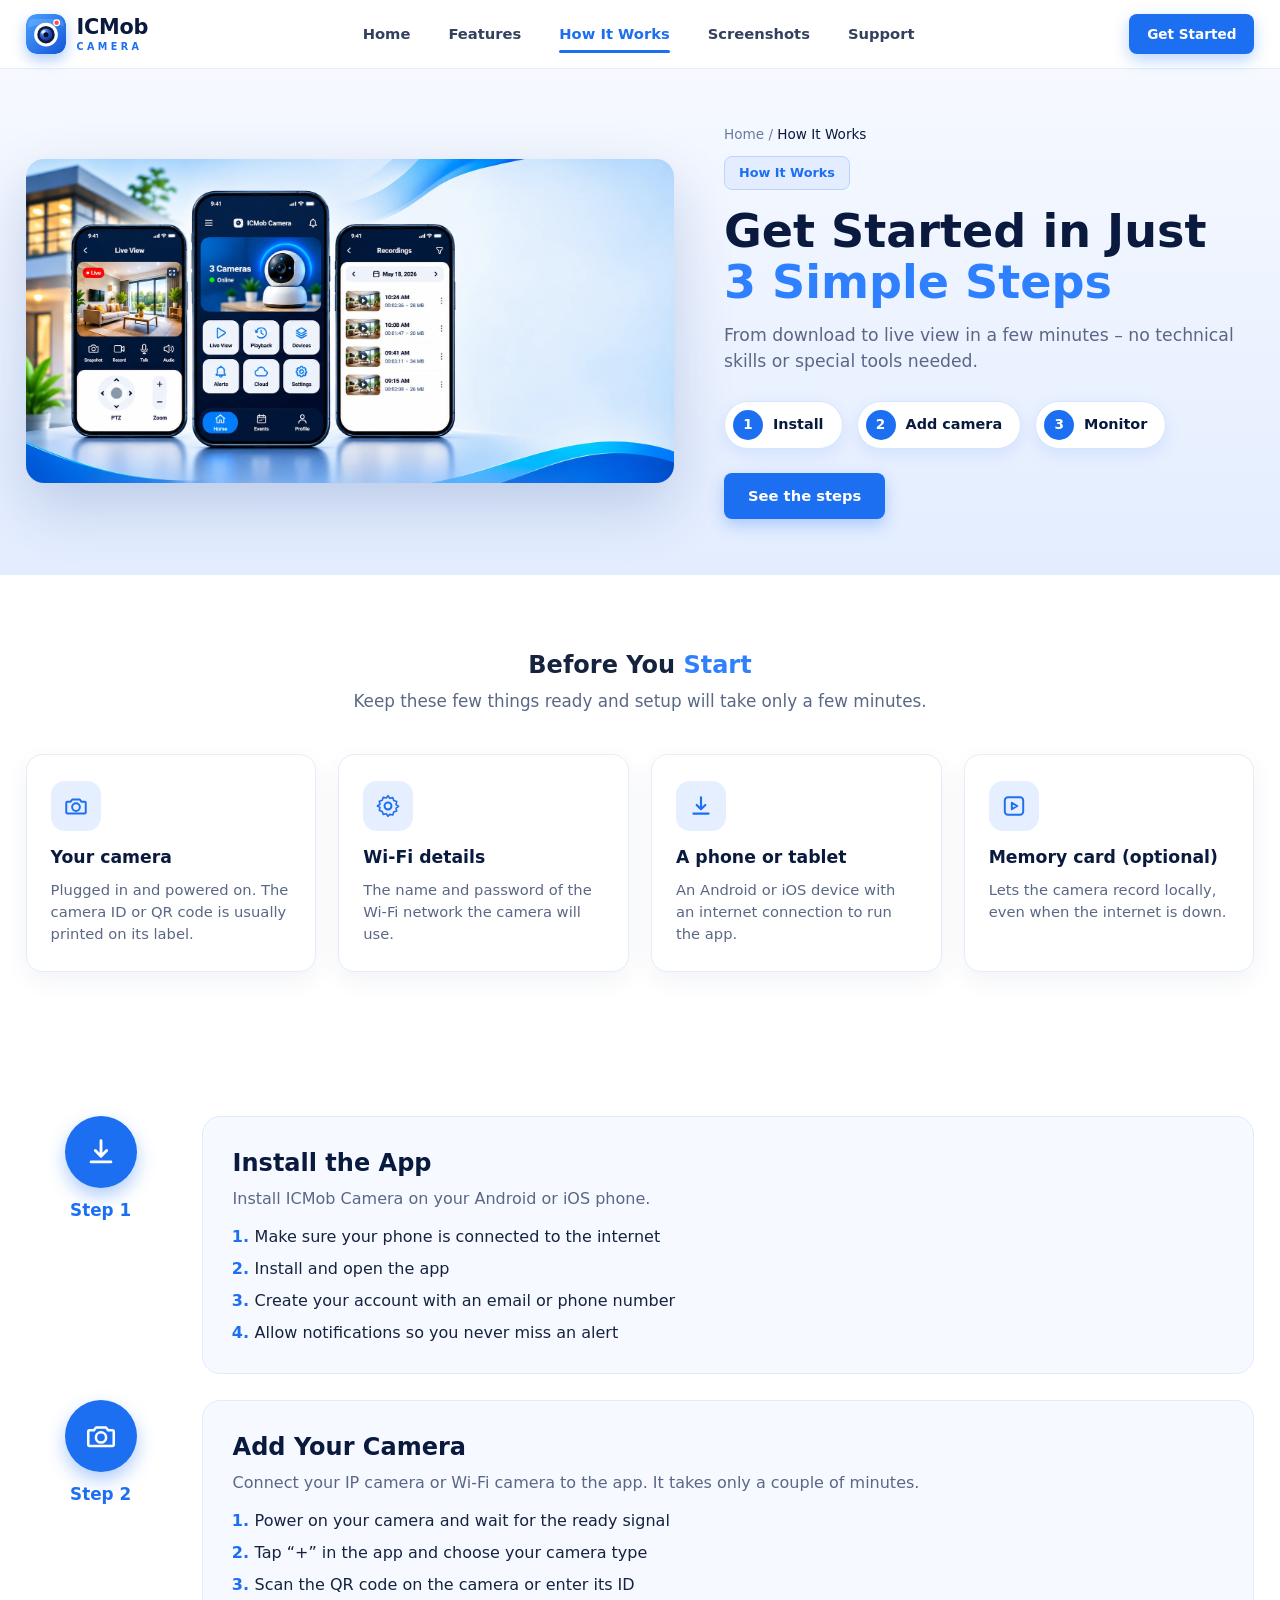
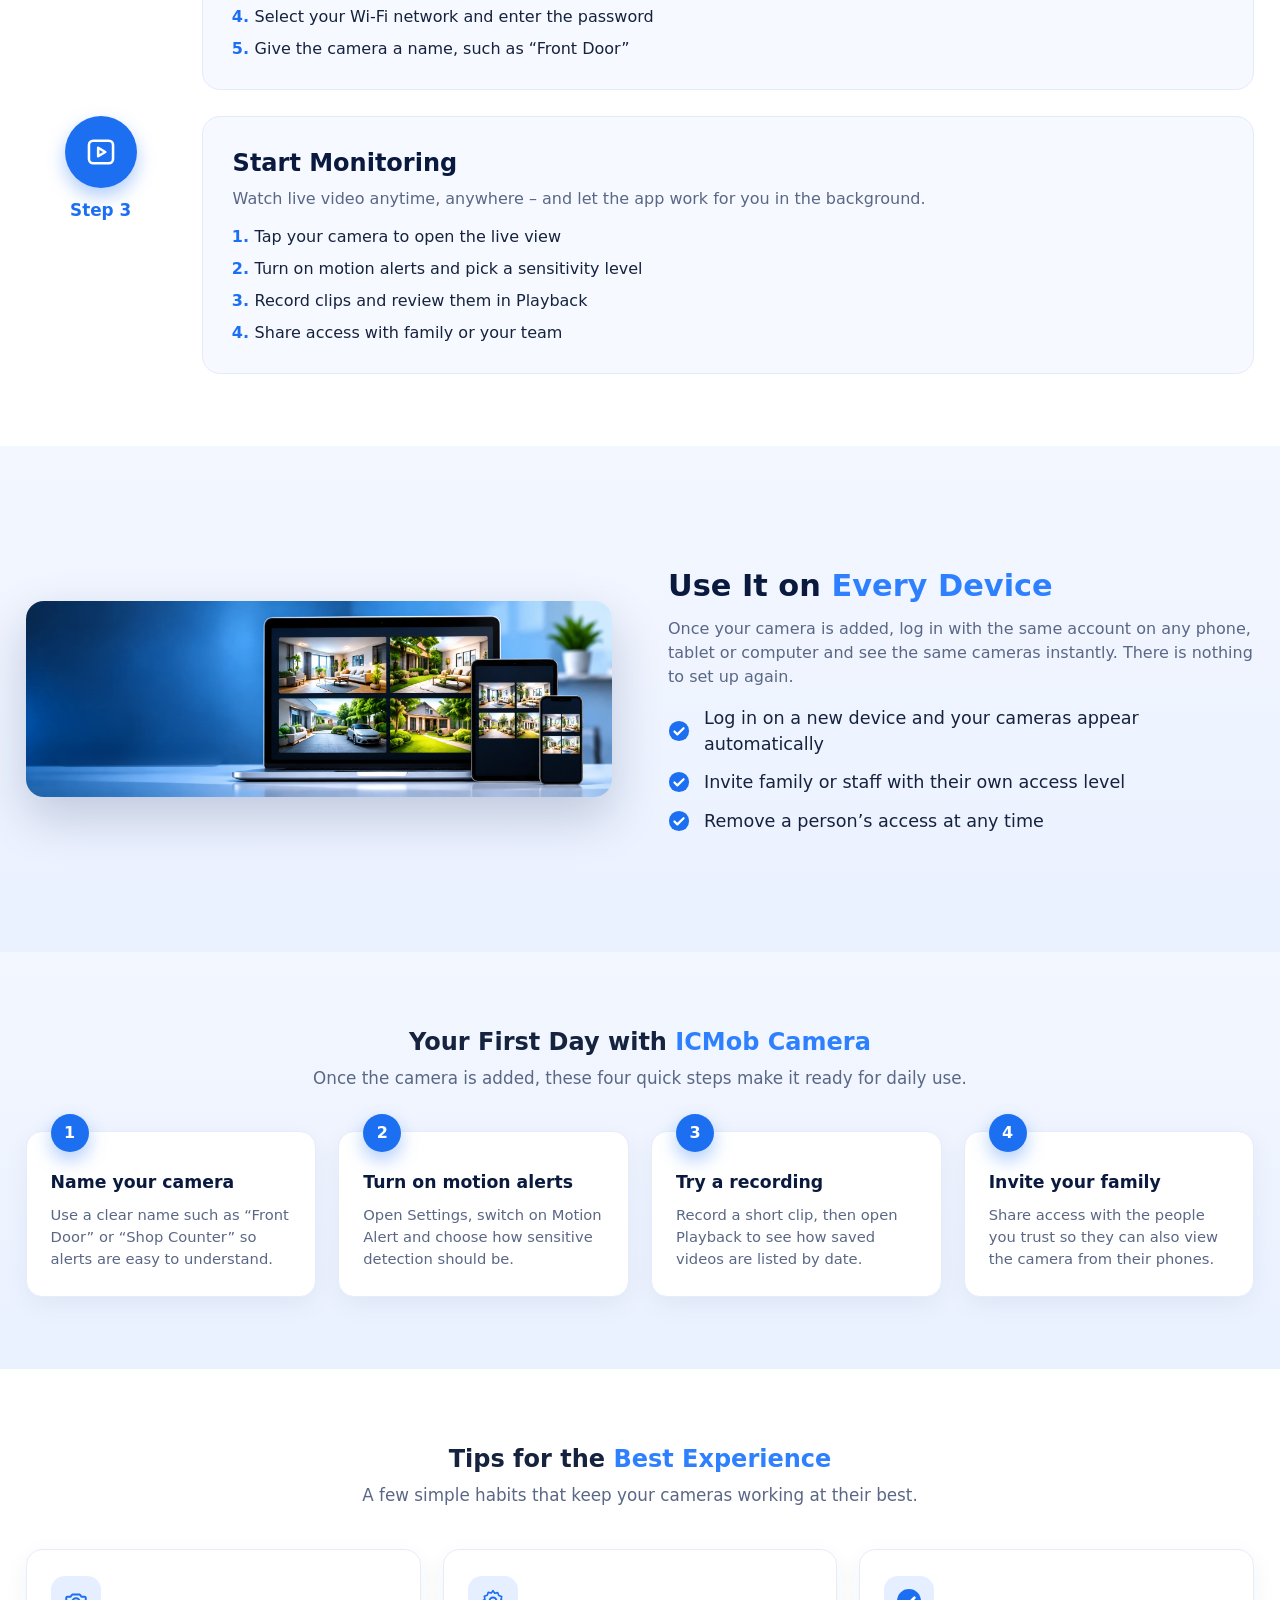
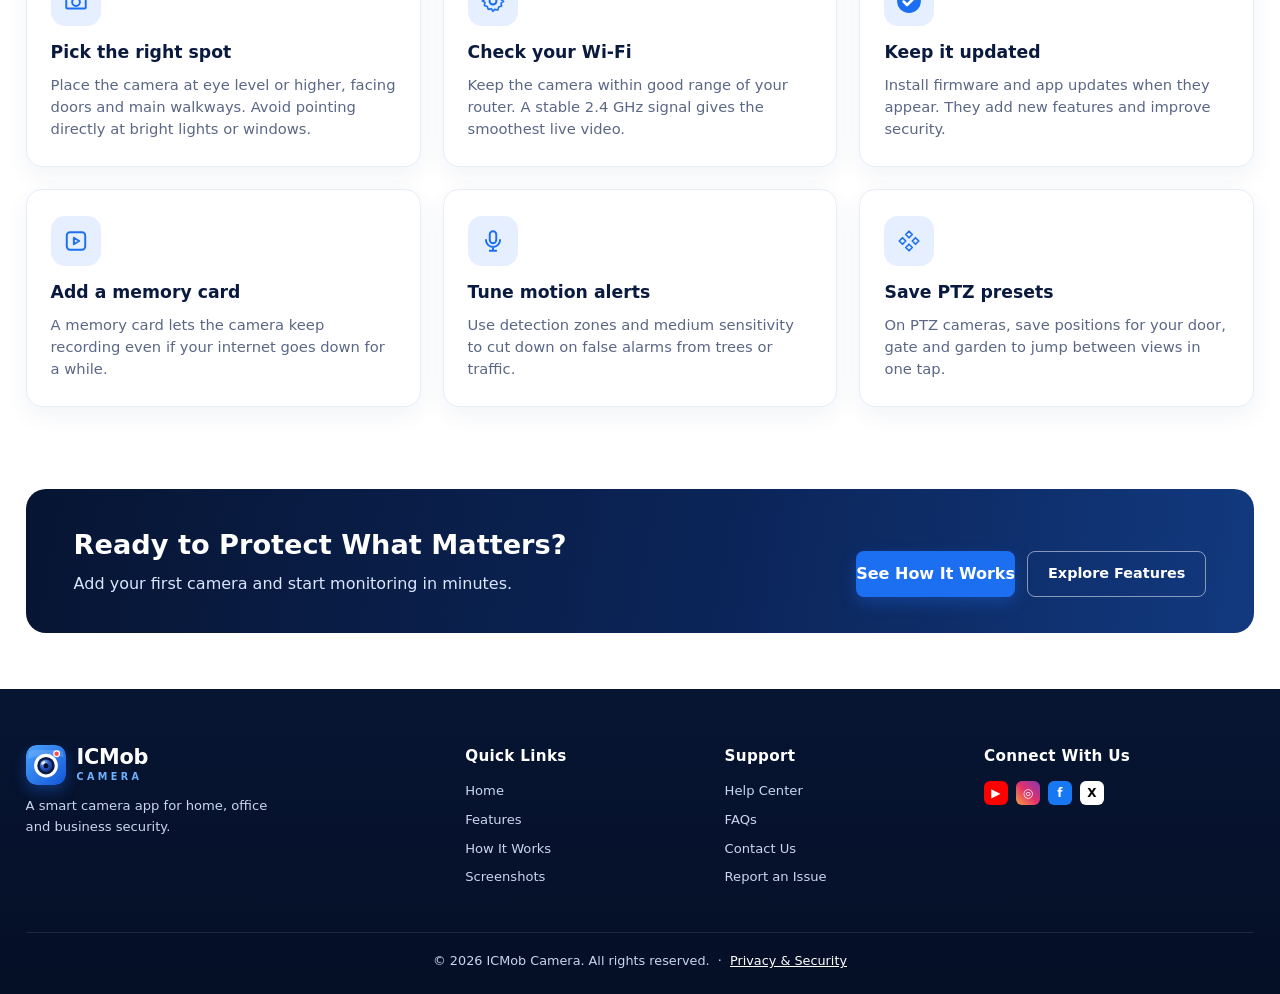
<file: how-it-works/index.html>
<!DOCTYPE html>
<html lang="en">
<head>
<meta charset="UTF-8">
<meta name="viewport" content="width=device-width, initial-scale=1">
<title>How It Works – ICMob Camera</title>
<link rel="icon" type="image/svg+xml" href="../assets/favicon.svg">
<link rel="stylesheet" href="../style.css">
</head>
<body>
<svg width="0" height="0" style="position:absolute" aria-hidden="true">
  <symbol id="i-cam" viewBox="0 0 24 24"><path fill="none" stroke="currentColor" stroke-width="1.8" stroke-linejoin="round" d="M4 8h3l1.5-2h7L17 8h3a1 1 0 0 1 1 1v9a1 1 0 0 1-1 1H4a1 1 0 0 1-1-1V9a1 1 0 0 1 1-1z"/><circle cx="12" cy="13" r="3.6" fill="none" stroke="currentColor" stroke-width="1.8"/></symbol>
  <symbol id="i-rec" viewBox="0 0 24 24"><rect x="3" y="6" width="13" height="12" rx="2.5" fill="none" stroke="currentColor" stroke-width="1.8"/><path d="M16 10l5-3v10l-5-3" fill="none" stroke="currentColor" stroke-width="1.8" stroke-linejoin="round"/></symbol>
  <symbol id="i-mic" viewBox="0 0 24 24"><rect x="9" y="3" width="6" height="11" rx="3" fill="none" stroke="currentColor" stroke-width="1.8"/><path d="M5.5 11a6.5 6.5 0 0 0 13 0M12 17.5V21M9 21h6" fill="none" stroke="currentColor" stroke-width="1.8" stroke-linecap="round"/></symbol>
  <symbol id="i-play" viewBox="0 0 24 24"><rect x="3.5" y="4" width="17" height="16" rx="3" fill="none" stroke="currentColor" stroke-width="1.8"/><path d="M10 9l5 3-5 3z" fill="none" stroke="currentColor" stroke-width="1.8" stroke-linejoin="round"/></symbol>
  <symbol id="i-ptz" viewBox="0 0 24 24"><path d="M12 3l3 3-3 3-3-3zM12 15l3 3-3 3-3-3zM3 12l3-3 3 3-3 3zM15 12l3-3 3 3-3 3z" fill="none" stroke="currentColor" stroke-width="1.6" stroke-linejoin="round"/></symbol>
  <symbol id="i-gear" viewBox="0 0 24 24"><circle cx="12" cy="12" r="3.2" fill="none" stroke="currentColor" stroke-width="1.8"/><path d="M12 2.5l1.6 2.4 2.8-.6.9 2.7 2.7.9-.6 2.8 2.4 1.6-2.4 1.6.6 2.8-2.7.9-.9 2.7-2.8-.6L12 21.5l-1.6-2.4-2.8.6-.9-2.7-2.7-.9.6-2.8L2.2 12l2.4-1.6-.6-2.8 2.7-.9.9-2.7 2.8.6z" fill="none" stroke="currentColor" stroke-width="1.5" stroke-linejoin="round"/></symbol>
  <symbol id="i-check" viewBox="0 0 24 24"><circle cx="12" cy="12" r="11" fill="currentColor"/><path d="M7 12.5l3.2 3.2L17 9" fill="none" stroke="#fff" stroke-width="2.4" stroke-linecap="round" stroke-linejoin="round"/></symbol>
  <symbol id="i-dl" viewBox="0 0 24 24"><path d="M12 4v11m0 0l-4-4m4 4l4-4M5 19h14" fill="none" stroke="currentColor" stroke-width="2" stroke-linecap="round" stroke-linejoin="round"/></symbol>
  <symbol id="i-arrow" viewBox="0 0 24 24"><path d="M4 12h16m0 0l-6-6m6 6l-6 6" fill="none" stroke="currentColor" stroke-width="1.8" stroke-linecap="round" stroke-linejoin="round"/></symbol>
</svg>

<header class="header">
  <div class="container nav">
    <a href="../" class="brand" aria-label="ICMob Camera home"><img class="brand-mark" src="../assets/logo.svg" alt="" width="40" height="40"><span class="brand-text">ICMob<small>Camera</small></span></a>
    <button class="menu-toggle" aria-label="Open menu" aria-expanded="false"><span></span><span></span><span></span></button>
    <nav class="nav-links" id="nav">
      <a href="../">Home</a>
      <a href="../features/">Features</a>
      <a href="../how-it-works/" class="active">How It Works</a>
      <a href="../screenshots/">Screenshots</a>
      <a href="../support/">Support</a>
      <a href="../how-it-works/" class="btn btn-primary btn-sm nav-dl-m">Get Started</a>
    </nav>
    <a href="../how-it-works/" class="btn btn-primary btn-sm nav-dl">Get Started</a>
  </div>
</header>

<section class="ph ph-rev"><div class="container ph-grid"><div class="ph-art"><div class="imgwrap"><img src="../assets/app-screens.webp" alt="ICMob Camera app screens" loading="lazy"></div></div><div class="ph-text">
      <div class="crumbs"><a href="../">Home</a> / <span>How It Works</span></div>
      <span class="chip">How It Works</span>
      <h1>Get Started in Just <span class="accent">3 Simple Steps</span></h1>
      <p>From download to live view in a few minutes – no technical skills or special tools needed.</p>
      <ol class="ph-steps"><li><b>1</b>Install</li><li><b>2</b>Add camera</li><li><b>3</b>Monitor</li></ol><a class="btn btn-primary" href="#steps-start">See the steps</a>
    </div></div></section>

<section class="section">
  <div class="container">
    <h2 class="center">Before You <span class="accent">Start</span></h2><p class="center sub">Keep these few things ready and setup will take only a few minutes.</p>
    <div class="cards c4">
      <div class="card"><span class="card-ic"><svg><use href="#i-cam"/></svg></span><h3>Your camera</h3><p>Plugged in and powered on. The camera ID or QR code is usually printed on its label.</p></div>
      <div class="card"><span class="card-ic"><svg><use href="#i-gear"/></svg></span><h3>Wi-Fi details</h3><p>The name and password of the Wi-Fi network the camera will use.</p></div>
      <div class="card"><span class="card-ic"><svg><use href="#i-dl"/></svg></span><h3>A phone or tablet</h3><p>An Android or iOS device with an internet connection to run the app.</p></div>
      <div class="card"><span class="card-ic"><svg><use href="#i-play"/></svg></span><h3>Memory card (optional)</h3><p>Lets the camera record locally, even when the internet is down.</p></div>
    </div>
  </div>
</section>


<section class="section">
  <div class="container">
    <div class="step-rows" id="steps-start">
    <div class="step-row">
      <div class="step-badge"><span class="step-icon static"><svg><use href="#i-dl"/></svg></span><b>Step 1</b></div>
      <div class="step-card">
        <h2>Install the App</h2>
        <p>Install ICMob Camera on your Android or iOS phone.</p>
        <ol><li>Make sure your phone is connected to the internet</li><li>Install and open the app</li><li>Create your account with an email or phone number</li><li>Allow notifications so you never miss an alert</li></ol>
      </div>
    </div>
<div class="step-row">
      <div class="step-badge"><span class="step-icon static"><svg><use href="#i-cam"/></svg></span><b>Step 2</b></div>
      <div class="step-card">
        <h2>Add Your Camera</h2>
        <p>Connect your IP camera or Wi-Fi camera to the app. It takes only a couple of minutes.</p>
        <ol><li>Power on your camera and wait for the ready signal</li><li>Tap “+” in the app and choose your camera type</li><li>Scan the QR code on the camera or enter its ID</li><li>Select your Wi-Fi network and enter the password</li><li>Give the camera a name, such as “Front Door”</li></ol>
      </div>
    </div>
<div class="step-row">
      <div class="step-badge"><span class="step-icon static"><svg><use href="#i-play"/></svg></span><b>Step 3</b></div>
      <div class="step-card">
        <h2>Start Monitoring</h2>
        <p>Watch live video anytime, anywhere – and let the app work for you in the background.</p>
        <ol><li>Tap your camera to open the live view</li><li>Turn on motion alerts and pick a sensitivity level</li><li>Record clips and review them in Playback</li><li>Share access with family or your team</li></ol>
      </div>
    </div>
    </div>
  </div>
</section>

<section class="section alt">
  <div class="container f-row">
    <div class="f-img"><div class="imgwrap"><img src="../assets/multi-device.webp" alt="Use ICMob Camera on phone, tablet and computer" loading="lazy"><div class="chips pos-a"><span style="animation-delay:0s">Mobile</span><span style="animation-delay:0.6s">Tablet</span><span style="animation-delay:1.2s">Computer</span><span style="animation-delay:1.7999999999999998s"><i></i>One account, all devices</span></div></div></div>
    <div class="f-body">
      <h2>Use It on <span class="accent">Every Device</span></h2>
      <p>Once your camera is added, log in with the same account on any phone, tablet or computer and see the same cameras instantly. There is nothing to set up again.</p>
      <ul class="check-list">
        <li><svg><use href="#i-check"/></svg>Log in on a new device and your cameras appear automatically</li>
        <li><svg><use href="#i-check"/></svg>Invite family or staff with their own access level</li>
        <li><svg><use href="#i-check"/></svg>Remove a person’s access at any time</li>
      </ul>
    </div>
  </div>
</section>

<section class="section alt">
  <div class="container">
    <h2 class="center">Your First Day with <span class="accent">ICMob Camera</span></h2><p class="center sub">Once the camera is added, these four quick steps make it ready for daily use.</p>
    <div class="flow">
      <div class="card"><h3>Name your camera</h3><p>Use a clear name such as “Front Door” or “Shop Counter” so alerts are easy to understand.</p></div>
      <div class="card"><h3>Turn on motion alerts</h3><p>Open Settings, switch on Motion Alert and choose how sensitive detection should be.</p></div>
      <div class="card"><h3>Try a recording</h3><p>Record a short clip, then open Playback to see how saved videos are listed by date.</p></div>
      <div class="card"><h3>Invite your family</h3><p>Share access with the people you trust so they can also view the camera from their phones.</p></div>
    </div>
  </div>
</section>


<section class="section">
  <div class="container">
    <h2 class="center">Tips for the <span class="accent">Best Experience</span></h2>
    <p class="center sub">A few simple habits that keep your cameras working at their best.</p>
    <div class="cards c3">
      <div class="card"><span class="card-ic"><svg><use href="#i-cam"/></svg></span><h3>Pick the right spot</h3><p>Place the camera at eye level or higher, facing doors and main walkways. Avoid pointing directly at bright lights or windows.</p></div>
      <div class="card"><span class="card-ic"><svg><use href="#i-gear"/></svg></span><h3>Check your Wi-Fi</h3><p>Keep the camera within good range of your router. A stable 2.4 GHz signal gives the smoothest live video.</p></div>
      <div class="card"><span class="card-ic"><svg><use href="#i-check"/></svg></span><h3>Keep it updated</h3><p>Install firmware and app updates when they appear. They add new features and improve security.</p></div>
      <div class="card"><span class="card-ic"><svg><use href="#i-play"/></svg></span><h3>Add a memory card</h3><p>A memory card lets the camera keep recording even if your internet goes down for a while.</p></div>
      <div class="card"><span class="card-ic"><svg><use href="#i-mic"/></svg></span><h3>Tune motion alerts</h3><p>Use detection zones and medium sensitivity to cut down on false alarms from trees or traffic.</p></div>
      <div class="card"><span class="card-ic"><svg><use href="#i-ptz"/></svg></span><h3>Save PTZ presets</h3><p>On PTZ cameras, save positions for your door, gate and garden to jump between views in one tap.</p></div>
    </div>
  </div>
</section>

<section class="container"><div class="cta">
  <div><h2>Ready to Protect What Matters?</h2><p>Add your first camera and start monitoring in minutes.</p></div>
  <div class="ph-btns"><a class="btn btn-primary" href="../how-it-works/">See How It Works</a><a class="btn btn-ghost" href="../features/">Explore Features</a></div>
</div></section>

<footer class="footer" id="footer">
  <div class="container footer-grid">
    <div class="f-brand">
      <a href="../" class="brand light" aria-label="ICMob Camera home"><img class="brand-mark" src="../assets/logo.svg" alt="" width="40" height="40"><span class="brand-text">ICMob<small>Camera</small></span></a>
      <p>A smart camera app for home, office and business security.</p>
    </div>
    <div>
      <h5>Quick Links</h5>
      <a href="../">Home</a><a href="../features/">Features</a><a href="../how-it-works/">How It Works</a><a href="../screenshots/">Screenshots</a>
    </div>
    <div>
      <h5>Support</h5>
      <a href="../support/#help">Help Center</a><a href="../support/#faq">FAQs</a><a href="../support/#contact">Contact Us</a><a href="../support/#report">Report an Issue</a>
    </div>
    <div>
      <h5>Connect With Us</h5>
      <div class="social">
        <a href="#" class="yt" aria-label="YouTube">▶</a><a href="#" class="ig" aria-label="Instagram">◎</a><a href="#" class="fb" aria-label="Facebook">f</a><a href="#" class="xx" aria-label="X">X</a>
      </div>
    </div>
    
  </div>
  <div class="container copy">© 2026 ICMob Camera. All rights reserved. &nbsp;·&nbsp; <a href="../support/#privacy">Privacy &amp; Security</a></div>
</footer>

<script src="../script.js"></script>
</body>
</html>
</file>
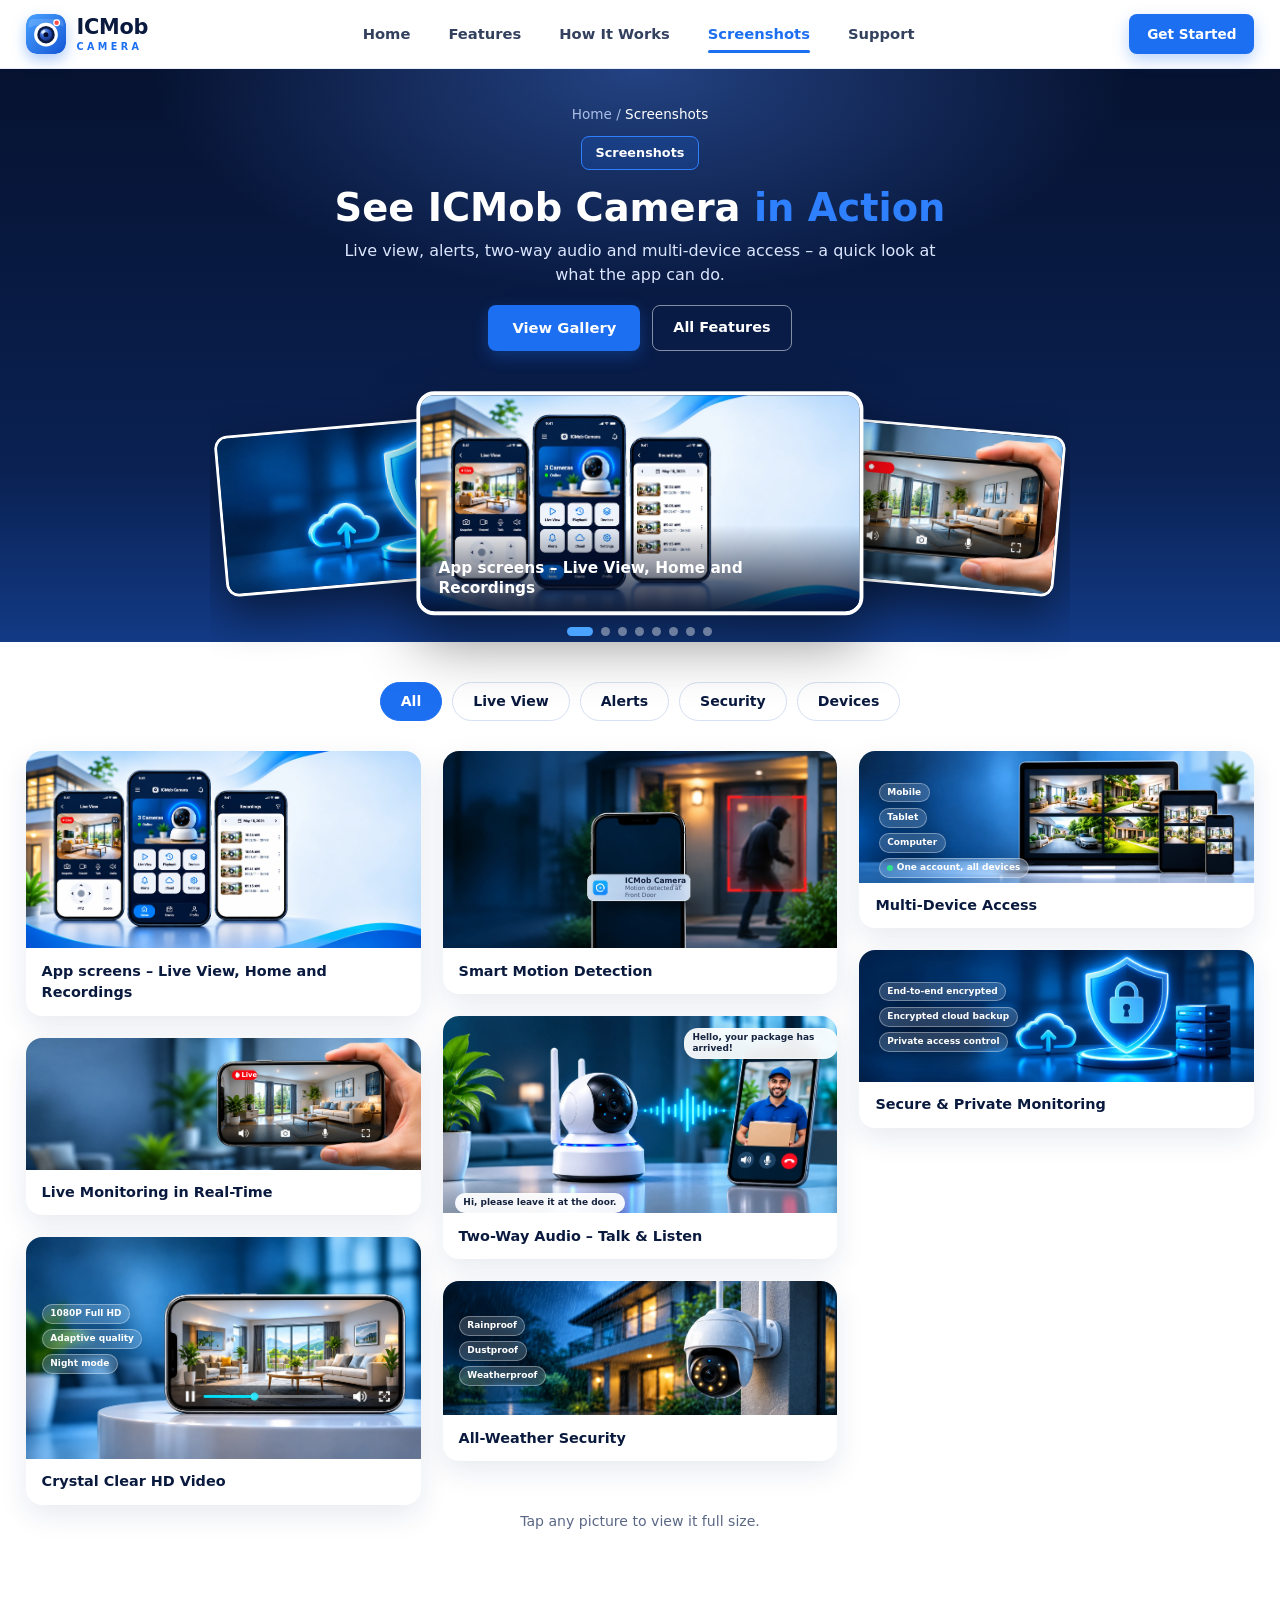
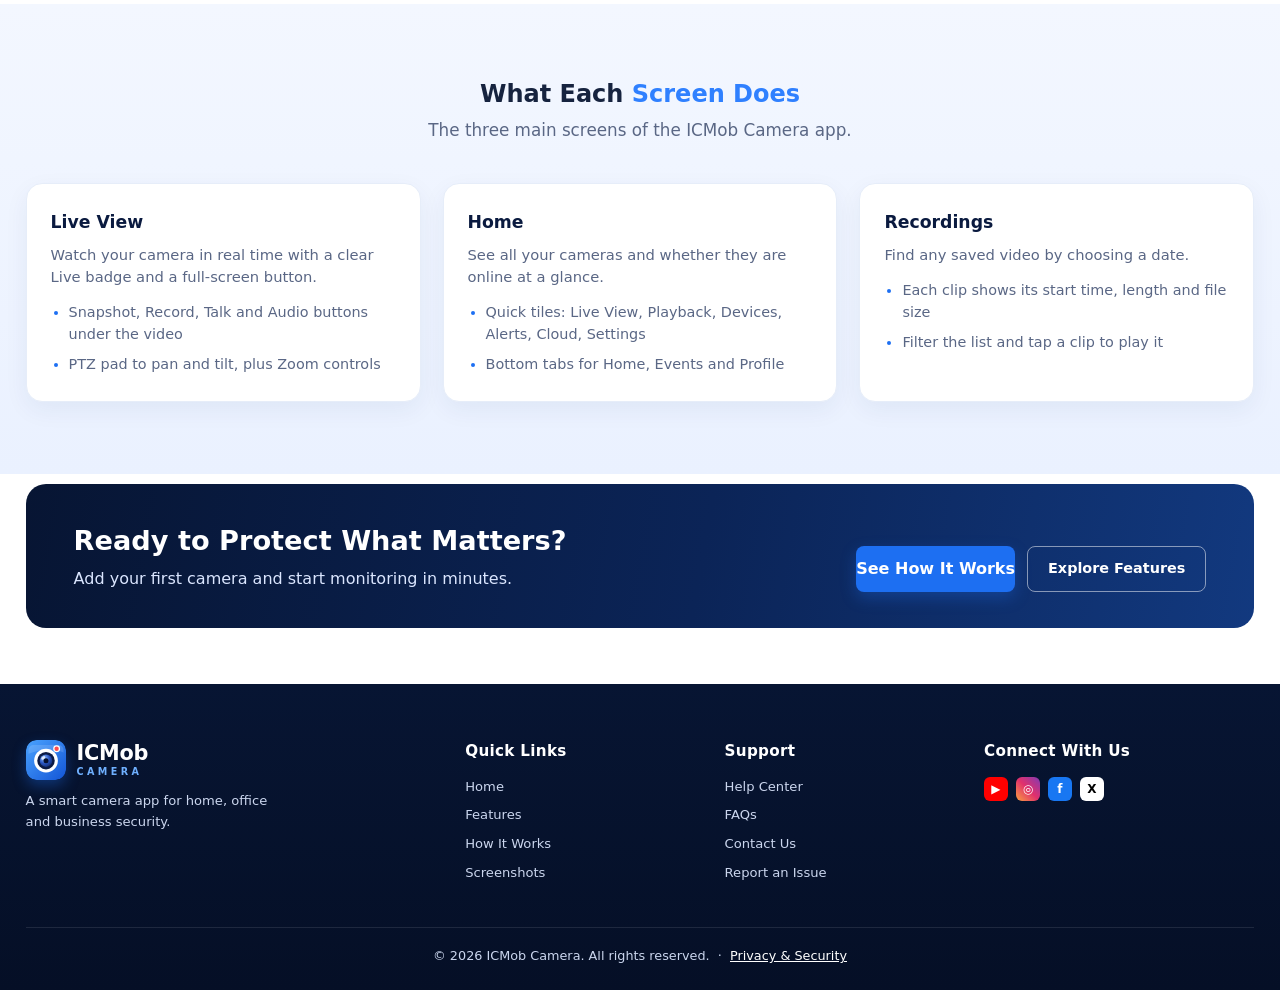
<file: screenshots/index.html>
<!DOCTYPE html>
<html lang="en">
<head>
<meta charset="UTF-8">
<meta name="viewport" content="width=device-width, initial-scale=1">
<title>Screenshots – ICMob Camera</title>
<link rel="icon" type="image/svg+xml" href="../assets/favicon.svg">
<link rel="stylesheet" href="../style.css">
</head>
<body>
<svg width="0" height="0" style="position:absolute" aria-hidden="true">
  <symbol id="i-cam" viewBox="0 0 24 24"><path fill="none" stroke="currentColor" stroke-width="1.8" stroke-linejoin="round" d="M4 8h3l1.5-2h7L17 8h3a1 1 0 0 1 1 1v9a1 1 0 0 1-1 1H4a1 1 0 0 1-1-1V9a1 1 0 0 1 1-1z"/><circle cx="12" cy="13" r="3.6" fill="none" stroke="currentColor" stroke-width="1.8"/></symbol>
  <symbol id="i-rec" viewBox="0 0 24 24"><rect x="3" y="6" width="13" height="12" rx="2.5" fill="none" stroke="currentColor" stroke-width="1.8"/><path d="M16 10l5-3v10l-5-3" fill="none" stroke="currentColor" stroke-width="1.8" stroke-linejoin="round"/></symbol>
  <symbol id="i-mic" viewBox="0 0 24 24"><rect x="9" y="3" width="6" height="11" rx="3" fill="none" stroke="currentColor" stroke-width="1.8"/><path d="M5.5 11a6.5 6.5 0 0 0 13 0M12 17.5V21M9 21h6" fill="none" stroke="currentColor" stroke-width="1.8" stroke-linecap="round"/></symbol>
  <symbol id="i-play" viewBox="0 0 24 24"><rect x="3.5" y="4" width="17" height="16" rx="3" fill="none" stroke="currentColor" stroke-width="1.8"/><path d="M10 9l5 3-5 3z" fill="none" stroke="currentColor" stroke-width="1.8" stroke-linejoin="round"/></symbol>
  <symbol id="i-ptz" viewBox="0 0 24 24"><path d="M12 3l3 3-3 3-3-3zM12 15l3 3-3 3-3-3zM3 12l3-3 3 3-3 3zM15 12l3-3 3 3-3 3z" fill="none" stroke="currentColor" stroke-width="1.6" stroke-linejoin="round"/></symbol>
  <symbol id="i-gear" viewBox="0 0 24 24"><circle cx="12" cy="12" r="3.2" fill="none" stroke="currentColor" stroke-width="1.8"/><path d="M12 2.5l1.6 2.4 2.8-.6.9 2.7 2.7.9-.6 2.8 2.4 1.6-2.4 1.6.6 2.8-2.7.9-.9 2.7-2.8-.6L12 21.5l-1.6-2.4-2.8.6-.9-2.7-2.7-.9.6-2.8L2.2 12l2.4-1.6-.6-2.8 2.7-.9.9-2.7 2.8.6z" fill="none" stroke="currentColor" stroke-width="1.5" stroke-linejoin="round"/></symbol>
  <symbol id="i-check" viewBox="0 0 24 24"><circle cx="12" cy="12" r="11" fill="currentColor"/><path d="M7 12.5l3.2 3.2L17 9" fill="none" stroke="#fff" stroke-width="2.4" stroke-linecap="round" stroke-linejoin="round"/></symbol>
  <symbol id="i-dl" viewBox="0 0 24 24"><path d="M12 4v11m0 0l-4-4m4 4l4-4M5 19h14" fill="none" stroke="currentColor" stroke-width="2" stroke-linecap="round" stroke-linejoin="round"/></symbol>
  <symbol id="i-arrow" viewBox="0 0 24 24"><path d="M4 12h16m0 0l-6-6m6 6l-6 6" fill="none" stroke="currentColor" stroke-width="1.8" stroke-linecap="round" stroke-linejoin="round"/></symbol>
</svg>

<header class="header">
  <div class="container nav">
    <a href="../" class="brand" aria-label="ICMob Camera home"><img class="brand-mark" src="../assets/logo.svg" alt="" width="40" height="40"><span class="brand-text">ICMob<small>Camera</small></span></a>
    <button class="menu-toggle" aria-label="Open menu" aria-expanded="false"><span></span><span></span><span></span></button>
    <nav class="nav-links" id="nav">
      <a href="../">Home</a>
      <a href="../features/">Features</a>
      <a href="../how-it-works/">How It Works</a>
      <a href="../screenshots/" class="active">Screenshots</a>
      <a href="../support/">Support</a>
      <a href="../how-it-works/" class="btn btn-primary btn-sm nav-dl-m">Get Started</a>
    </nav>
    <a href="../how-it-works/" class="btn btn-primary btn-sm nav-dl">Get Started</a>
  </div>
</header>

<section class="ph ph-stack"><div class="container"><div class="ph-text">
      <div class="crumbs"><a href="../">Home</a> / <span>Screenshots</span></div>
      <span class="chip">Screenshots</span>
      <h1>See ICMob Camera <span class="accent">in Action</span></h1>
      <p>Live view, alerts, two-way audio and multi-device access – a quick look at what the app can do.</p>
      <div class="ph-btns"><a class="btn btn-primary" href="#gallery-sec">View Gallery</a><a class="btn btn-ghost" href="../features/">All Features</a></div>
    </div><div class="stack cf" id="coverflow" aria-roledescription="carousel"><figure class="slide"><img src="../assets/app-screens.webp" alt="App screens – Live View, Home and Recordings" style="object-position:50% 50%" loading="eager"><figcaption>App screens – Live View, Home and Recordings</figcaption></figure><figure class="slide"><img src="../assets/live-monitoring.webp" alt="Live Monitoring in Real-Time" style="object-position:82% 50%" loading="eager"><figcaption>Live Monitoring in Real-Time</figcaption></figure><figure class="slide"><img src="../assets/hd-video.webp" alt="Crystal Clear HD Video" style="object-position:50% 45%" loading="eager"><figcaption>Crystal Clear HD Video</figcaption></figure><figure class="slide"><img src="../assets/motion-detection.webp" alt="Smart Motion Detection" style="object-position:50% 50%" loading="eager"><figcaption>Smart Motion Detection</figcaption></figure><figure class="slide"><img src="../assets/two-way-audio.webp" alt="Two-Way Audio – Talk &amp; Listen" style="object-position:50% 50%" loading="eager"><figcaption>Two-Way Audio – Talk &amp; Listen</figcaption></figure><figure class="slide"><img src="../assets/multi-device.webp" alt="Multi-Device Access" style="object-position:70% 50%" loading="eager"><figcaption>Multi-Device Access</figcaption></figure><figure class="slide"><img src="../assets/all-weather.webp" alt="All-Weather Security" style="object-position:72% 50%" loading="eager"><figcaption>All-Weather Security</figcaption></figure><figure class="slide"><img src="../assets/secure.webp" alt="Secure &amp; Private Monitoring" style="object-position:68% 50%" loading="eager"><figcaption>Secure &amp; Private Monitoring</figcaption></figure><div class="cf-dots" id="cfDots"></div></div></div></section>

<section class="section shots-sec" id="gallery-sec">
  <div class="container">
    <div class="filters" id="filters">
      <button class="on" data-f="all">All</button>
      <button data-f="live">Live View</button>
      <button data-f="alerts">Alerts</button>
      <button data-f="security">Security</button>
      <button data-f="devices">Devices</button>
    </div>
    <div class="gallery" id="gallery">
      <figure class="shot" data-cat="live"><div class="imgwrap"><img src="../assets/app-screens.webp" alt="App screens – Live View, Home and Recordings" loading="lazy"></div><figcaption>App screens – Live View, Home and Recordings</figcaption></figure>
      <figure class="shot" data-cat="live"><div class="imgwrap"><img src="../assets/live-monitoring.webp" alt="Live Monitoring in Real-Time" loading="lazy"><span class="pill"><i></i>Live</span></div><figcaption>Live Monitoring in Real-Time</figcaption></figure>
      <figure class="shot" data-cat="live"><div class="imgwrap"><img src="../assets/hd-video.webp" alt="Crystal Clear HD Video" loading="lazy"><div class="chips pos-b"><span style="animation-delay:0s">1080P Full HD</span><span style="animation-delay:0.6s">Adaptive quality</span><span style="animation-delay:1.2s">Night mode</span></div></div><figcaption>Crystal Clear HD Video</figcaption></figure>
      <figure class="shot" data-cat="alerts"><div class="imgwrap"><img src="../assets/motion-detection.webp" alt="Smart Motion Detection" loading="lazy"><div class="notif"><b>ICMob Camera</b><small>Motion detected at Front Door</small><em>now</em></div></div><figcaption>Smart Motion Detection</figcaption></figure>
      <figure class="shot" data-cat="live"><div class="imgwrap"><img src="../assets/two-way-audio.webp" alt="Two-Way Audio – Talk & Listen" loading="lazy"><div class="chips pos-d"><span style="animation-delay:0s">Hello, your package has arrived!</span><span style="animation-delay:0.6s">Hi, please leave it at the door.</span></div></div><figcaption>Two-Way Audio – Talk & Listen</figcaption></figure>
      <figure class="shot" data-cat="security"><div class="imgwrap"><img src="../assets/all-weather.webp" alt="All-Weather Security" loading="lazy"><div class="chips pos-c"><span style="animation-delay:0s">Rainproof</span><span style="animation-delay:0.6s">Dustproof</span><span style="animation-delay:1.2s">Weatherproof</span></div></div><figcaption>All-Weather Security</figcaption></figure>
      <figure class="shot" data-cat="devices"><div class="imgwrap"><img src="../assets/multi-device.webp" alt="Multi-Device Access" loading="lazy"><div class="chips pos-a"><span style="animation-delay:0s">Mobile</span><span style="animation-delay:0.6s">Tablet</span><span style="animation-delay:1.2s">Computer</span><span style="animation-delay:1.7999999999999998s"><i></i>One account, all devices</span></div></div><figcaption>Multi-Device Access</figcaption></figure>
      <figure class="shot" data-cat="security"><div class="imgwrap"><img src="../assets/secure.webp" alt="Secure & Private Monitoring" loading="lazy"><div class="chips pos-a"><span style="animation-delay:0s">End-to-end encrypted</span><span style="animation-delay:0.6s">Encrypted cloud backup</span><span style="animation-delay:1.2s">Private access control</span></div></div><figcaption>Secure & Private Monitoring</figcaption></figure>
    </div>
    <p class="center hint">Tap any picture to view it full size.</p>
  </div>
</section>

<section class="section alt">
  <div class="container">
    <h2 class="center">What Each <span class="accent">Screen Does</span></h2><p class="center sub">The three main screens of the ICMob Camera app.</p>
    <div class="cards c3">
      <div class="card"><h3>Live View</h3><p>Watch your camera in real time with a clear Live badge and a full-screen button.</p>
        <ul class="mini-list"><li>Snapshot, Record, Talk and Audio buttons under the video</li><li>PTZ pad to pan and tilt, plus Zoom controls</li></ul></div>
      <div class="card"><h3>Home</h3><p>See all your cameras and whether they are online at a glance.</p>
        <ul class="mini-list"><li>Quick tiles: Live View, Playback, Devices, Alerts, Cloud, Settings</li><li>Bottom tabs for Home, Events and Profile</li></ul></div>
      <div class="card"><h3>Recordings</h3><p>Find any saved video by choosing a date.</p>
        <ul class="mini-list"><li>Each clip shows its start time, length and file size</li><li>Filter the list and tap a clip to play it</li></ul></div>
    </div>
  </div>
</section>


<div class="lightbox" id="lightbox"><button class="lb-close" aria-label="Close">×</button><img alt=""><p></p></div>

<section class="container"><div class="cta">
  <div><h2>Ready to Protect What Matters?</h2><p>Add your first camera and start monitoring in minutes.</p></div>
  <div class="ph-btns"><a class="btn btn-primary" href="../how-it-works/">See How It Works</a><a class="btn btn-ghost" href="../features/">Explore Features</a></div>
</div></section>

<footer class="footer" id="footer">
  <div class="container footer-grid">
    <div class="f-brand">
      <a href="../" class="brand light" aria-label="ICMob Camera home"><img class="brand-mark" src="../assets/logo.svg" alt="" width="40" height="40"><span class="brand-text">ICMob<small>Camera</small></span></a>
      <p>A smart camera app for home, office and business security.</p>
    </div>
    <div>
      <h5>Quick Links</h5>
      <a href="../">Home</a><a href="../features/">Features</a><a href="../how-it-works/">How It Works</a><a href="../screenshots/">Screenshots</a>
    </div>
    <div>
      <h5>Support</h5>
      <a href="../support/#help">Help Center</a><a href="../support/#faq">FAQs</a><a href="../support/#contact">Contact Us</a><a href="../support/#report">Report an Issue</a>
    </div>
    <div>
      <h5>Connect With Us</h5>
      <div class="social">
        <a href="#" class="yt" aria-label="YouTube">▶</a><a href="#" class="ig" aria-label="Instagram">◎</a><a href="#" class="fb" aria-label="Facebook">f</a><a href="#" class="xx" aria-label="X">X</a>
      </div>
    </div>
    
  </div>
  <div class="container copy">© 2026 ICMob Camera. All rights reserved. &nbsp;·&nbsp; <a href="../support/#privacy">Privacy &amp; Security</a></div>
</footer>

<script src="../script.js"></script>
</body>
</html>
</file>
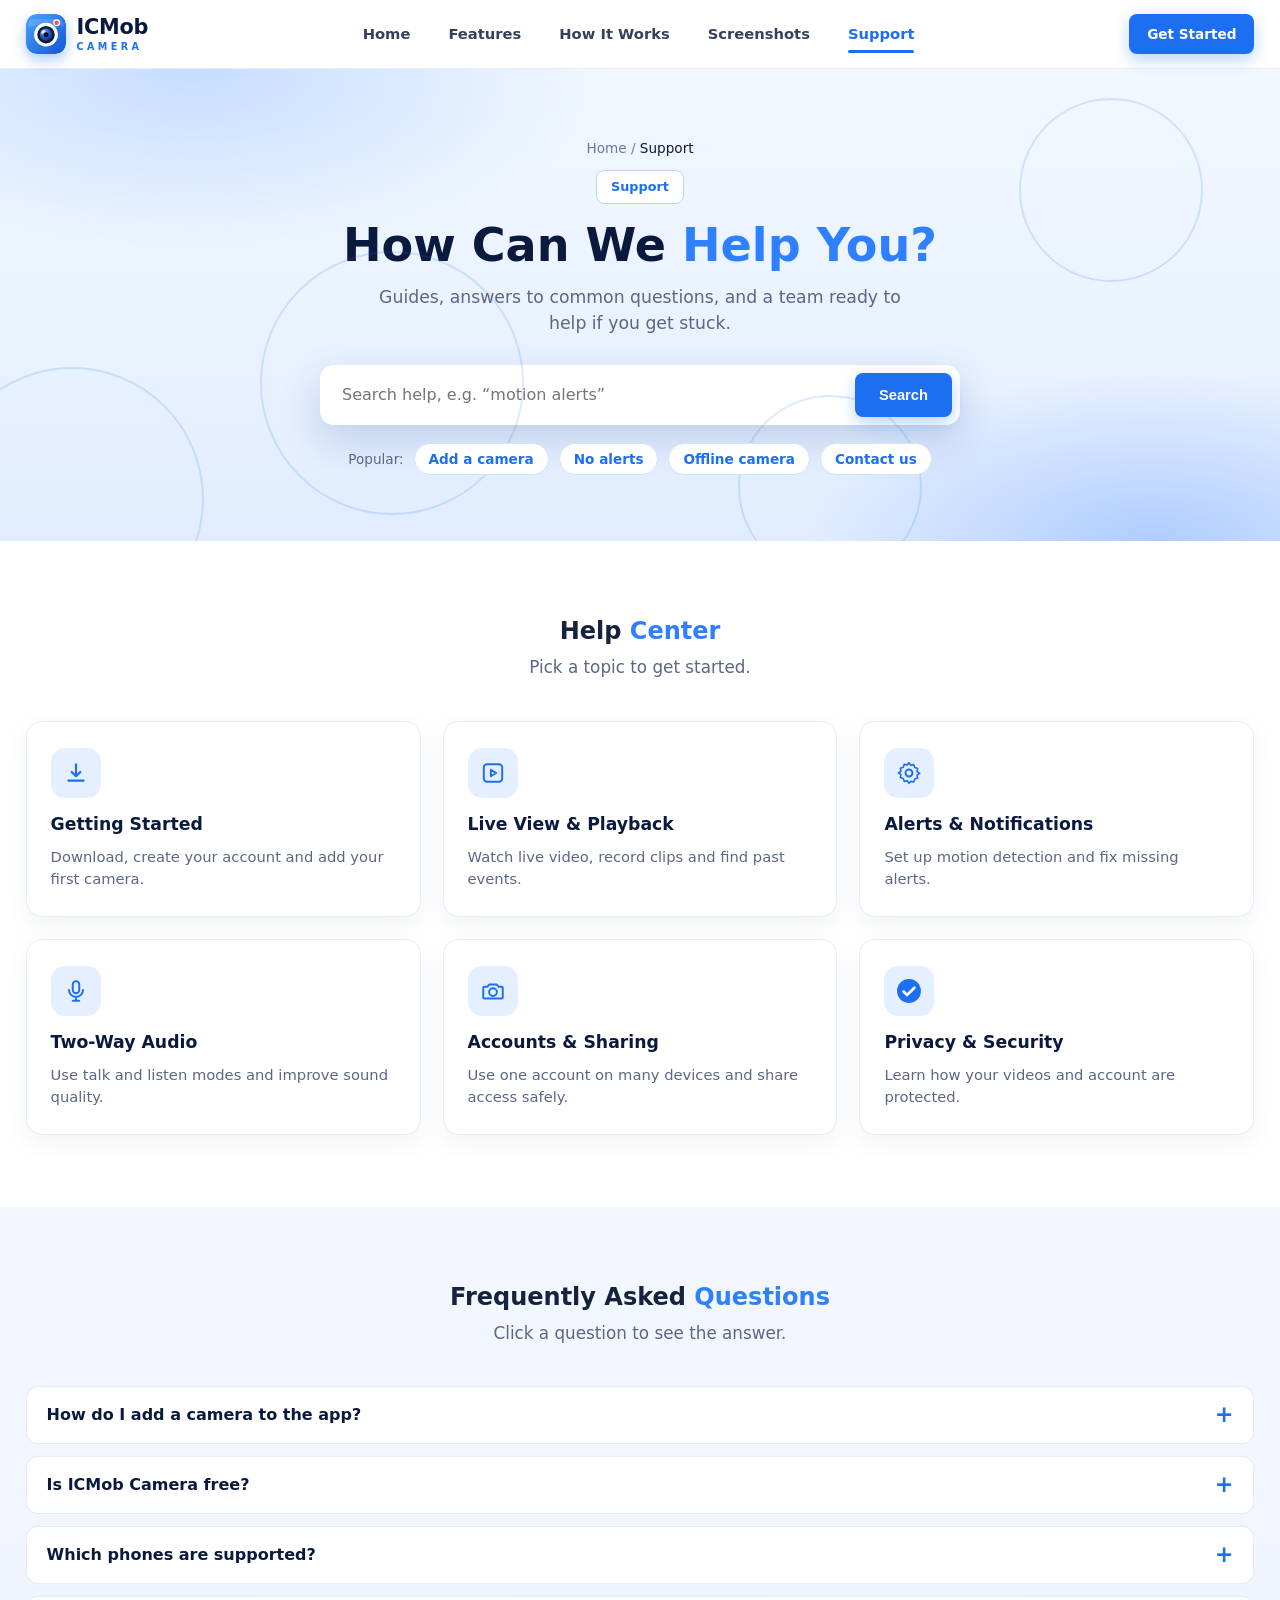
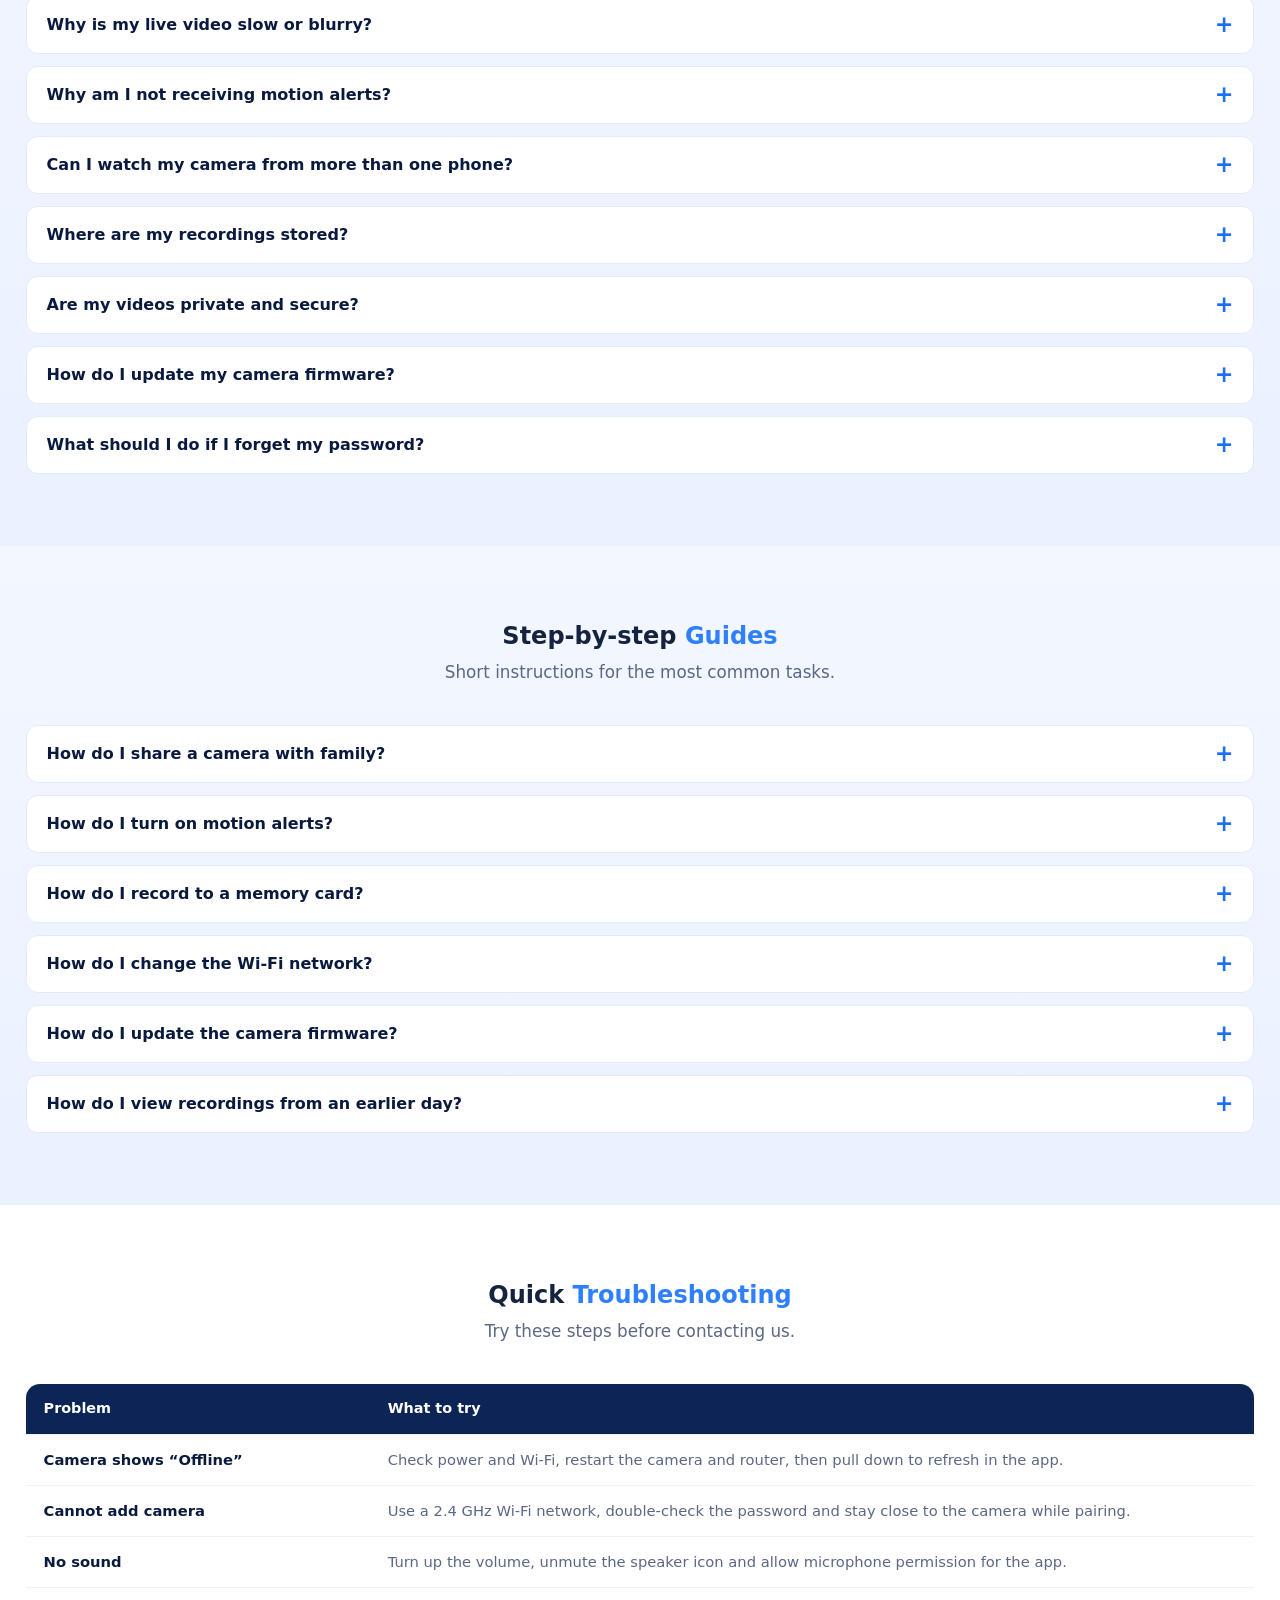
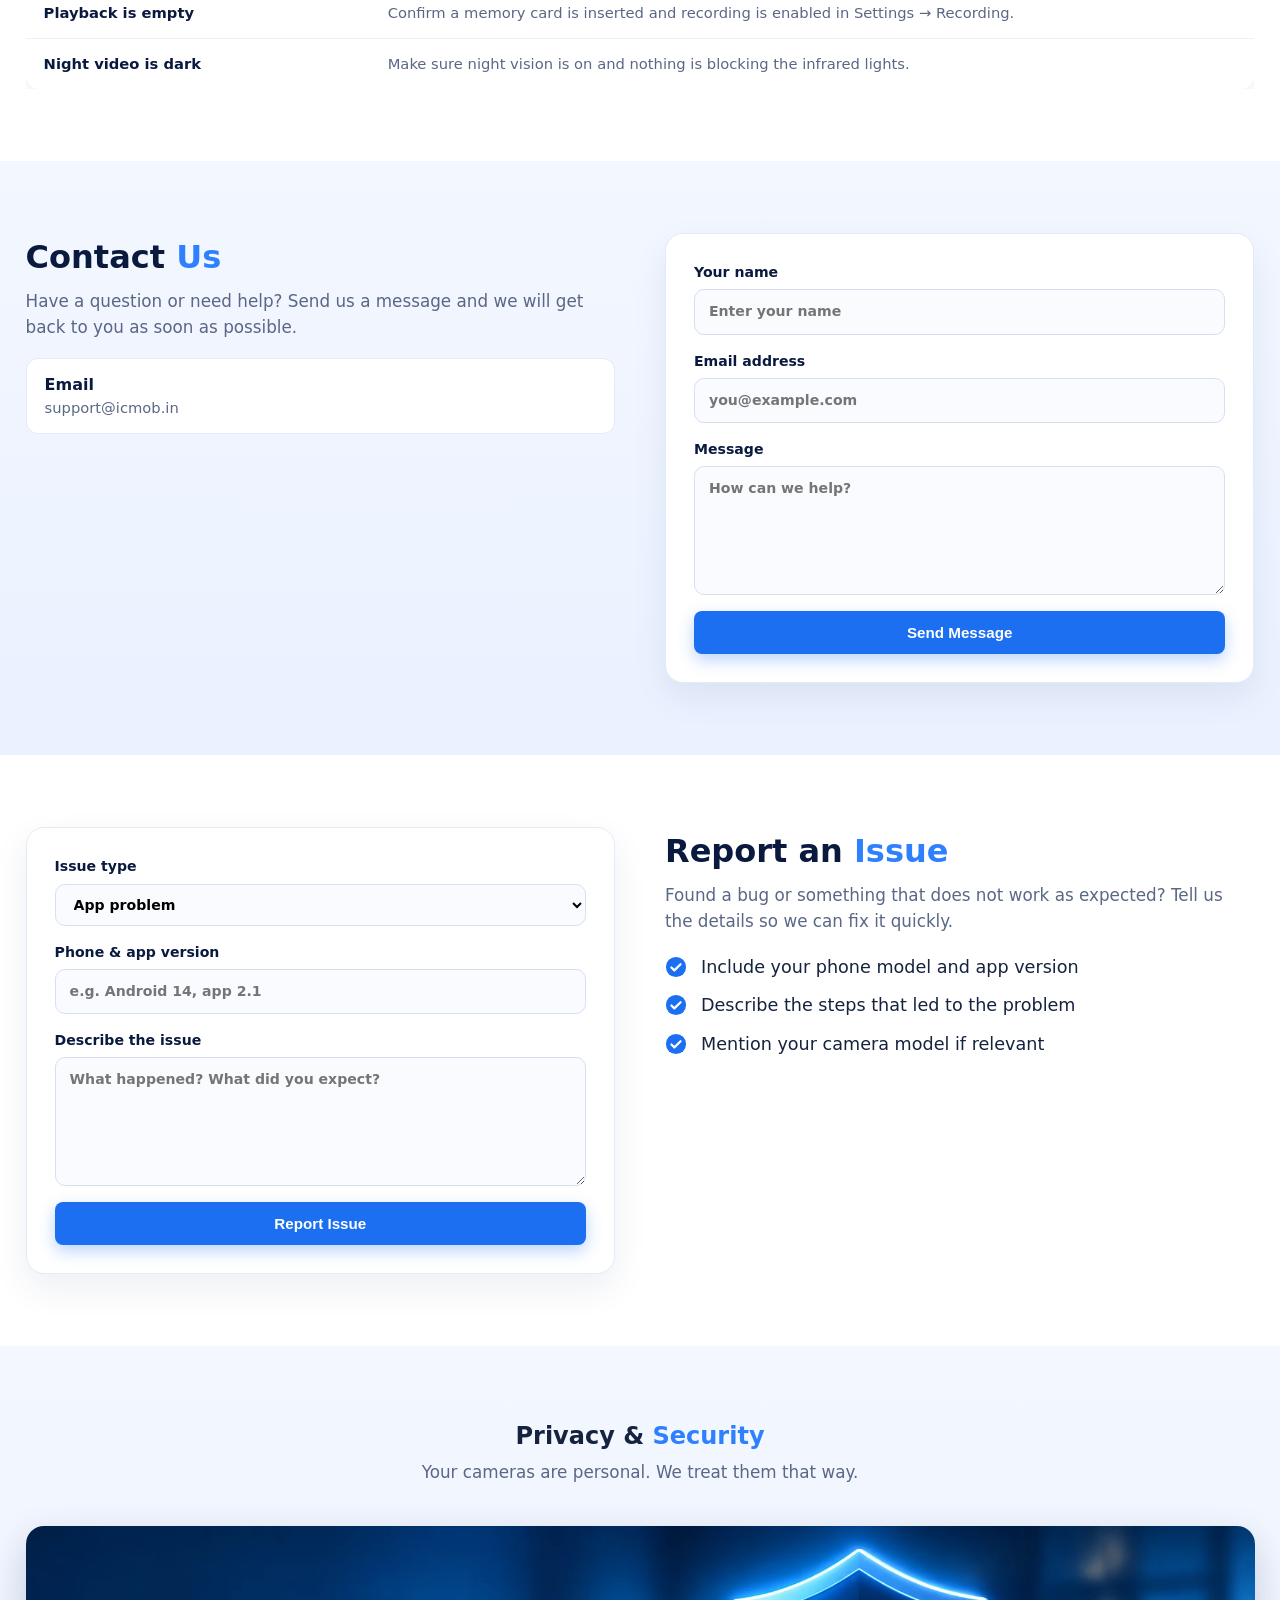
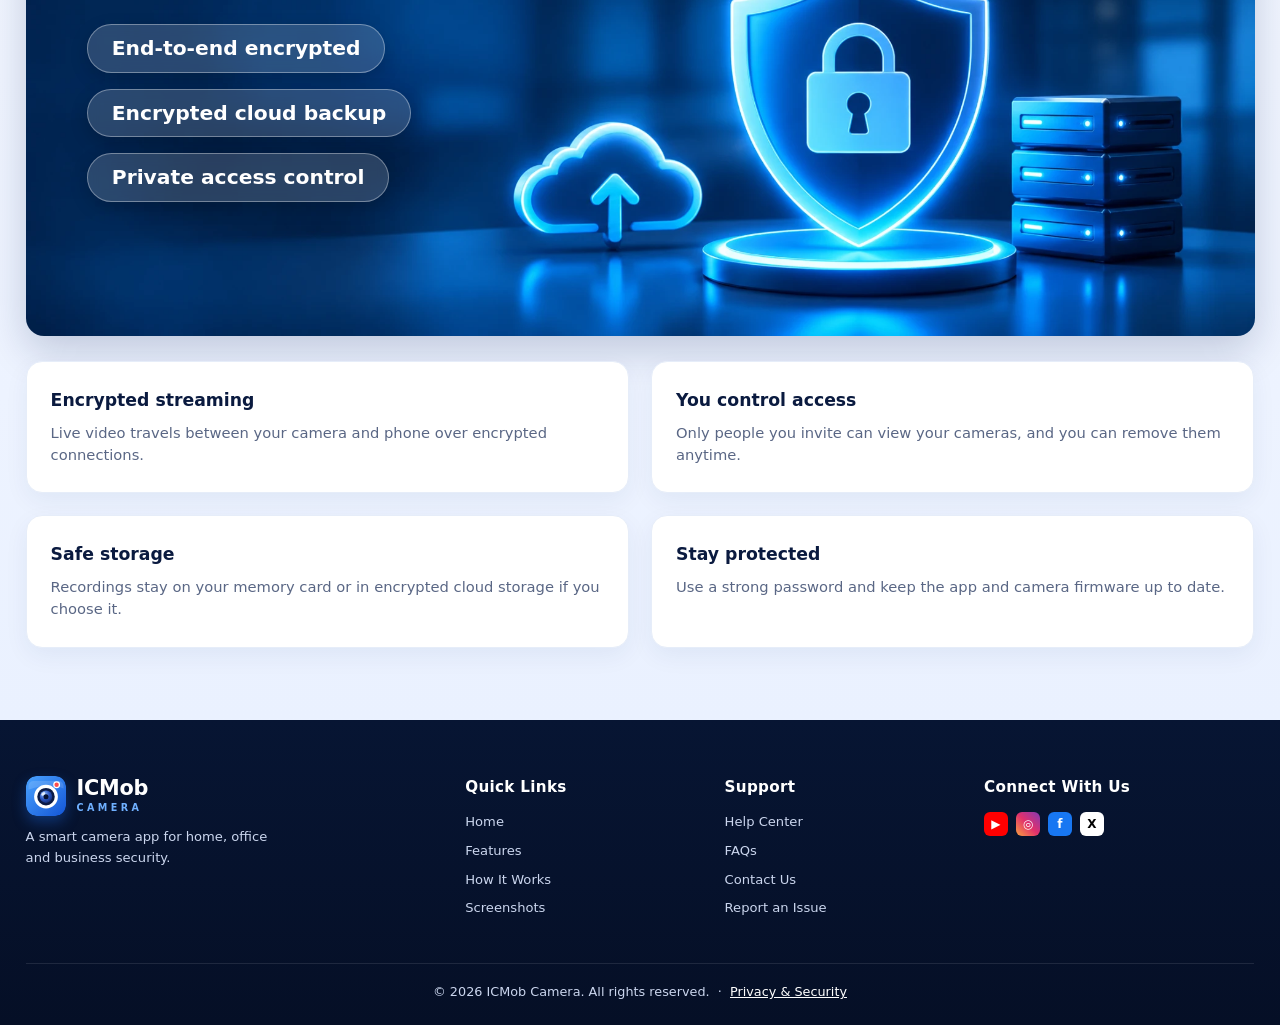
<file: support/index.html>
<!DOCTYPE html>
<html lang="en">
<head>
<meta charset="UTF-8">
<meta name="viewport" content="width=device-width, initial-scale=1">
<title>Support – ICMob Camera</title>
<link rel="icon" type="image/svg+xml" href="../assets/favicon.svg">
<link rel="stylesheet" href="../style.css">
</head>
<body>
<svg width="0" height="0" style="position:absolute" aria-hidden="true">
  <symbol id="i-cam" viewBox="0 0 24 24"><path fill="none" stroke="currentColor" stroke-width="1.8" stroke-linejoin="round" d="M4 8h3l1.5-2h7L17 8h3a1 1 0 0 1 1 1v9a1 1 0 0 1-1 1H4a1 1 0 0 1-1-1V9a1 1 0 0 1 1-1z"/><circle cx="12" cy="13" r="3.6" fill="none" stroke="currentColor" stroke-width="1.8"/></symbol>
  <symbol id="i-rec" viewBox="0 0 24 24"><rect x="3" y="6" width="13" height="12" rx="2.5" fill="none" stroke="currentColor" stroke-width="1.8"/><path d="M16 10l5-3v10l-5-3" fill="none" stroke="currentColor" stroke-width="1.8" stroke-linejoin="round"/></symbol>
  <symbol id="i-mic" viewBox="0 0 24 24"><rect x="9" y="3" width="6" height="11" rx="3" fill="none" stroke="currentColor" stroke-width="1.8"/><path d="M5.5 11a6.5 6.5 0 0 0 13 0M12 17.5V21M9 21h6" fill="none" stroke="currentColor" stroke-width="1.8" stroke-linecap="round"/></symbol>
  <symbol id="i-play" viewBox="0 0 24 24"><rect x="3.5" y="4" width="17" height="16" rx="3" fill="none" stroke="currentColor" stroke-width="1.8"/><path d="M10 9l5 3-5 3z" fill="none" stroke="currentColor" stroke-width="1.8" stroke-linejoin="round"/></symbol>
  <symbol id="i-ptz" viewBox="0 0 24 24"><path d="M12 3l3 3-3 3-3-3zM12 15l3 3-3 3-3-3zM3 12l3-3 3 3-3 3zM15 12l3-3 3 3-3 3z" fill="none" stroke="currentColor" stroke-width="1.6" stroke-linejoin="round"/></symbol>
  <symbol id="i-gear" viewBox="0 0 24 24"><circle cx="12" cy="12" r="3.2" fill="none" stroke="currentColor" stroke-width="1.8"/><path d="M12 2.5l1.6 2.4 2.8-.6.9 2.7 2.7.9-.6 2.8 2.4 1.6-2.4 1.6.6 2.8-2.7.9-.9 2.7-2.8-.6L12 21.5l-1.6-2.4-2.8.6-.9-2.7-2.7-.9.6-2.8L2.2 12l2.4-1.6-.6-2.8 2.7-.9.9-2.7 2.8.6z" fill="none" stroke="currentColor" stroke-width="1.5" stroke-linejoin="round"/></symbol>
  <symbol id="i-check" viewBox="0 0 24 24"><circle cx="12" cy="12" r="11" fill="currentColor"/><path d="M7 12.5l3.2 3.2L17 9" fill="none" stroke="#fff" stroke-width="2.4" stroke-linecap="round" stroke-linejoin="round"/></symbol>
  <symbol id="i-dl" viewBox="0 0 24 24"><path d="M12 4v11m0 0l-4-4m4 4l4-4M5 19h14" fill="none" stroke="currentColor" stroke-width="2" stroke-linecap="round" stroke-linejoin="round"/></symbol>
  <symbol id="i-arrow" viewBox="0 0 24 24"><path d="M4 12h16m0 0l-6-6m6 6l-6 6" fill="none" stroke="currentColor" stroke-width="1.8" stroke-linecap="round" stroke-linejoin="round"/></symbol>
</svg>

<header class="header">
  <div class="container nav">
    <a href="../" class="brand" aria-label="ICMob Camera home"><img class="brand-mark" src="../assets/logo.svg" alt="" width="40" height="40"><span class="brand-text">ICMob<small>Camera</small></span></a>
    <button class="menu-toggle" aria-label="Open menu" aria-expanded="false"><span></span><span></span><span></span></button>
    <nav class="nav-links" id="nav">
      <a href="../">Home</a>
      <a href="../features/">Features</a>
      <a href="../how-it-works/">How It Works</a>
      <a href="../screenshots/">Screenshots</a>
      <a href="../support/" class="active">Support</a>
      <a href="../how-it-works/" class="btn btn-primary btn-sm nav-dl-m">Get Started</a>
    </nav>
    <a href="../how-it-works/" class="btn btn-primary btn-sm nav-dl">Get Started</a>
  </div>
</header>

<section class="ph ph-search"><div class="container"><div class="ph-text">
      <div class="crumbs"><a href="../">Home</a> / <span>Support</span></div>
      <span class="chip">Support</span>
      <h1>How Can We <span class="accent">Help You?</span></h1>
      <p>Guides, answers to common questions, and a team ready to help if you get stuck.</p>
      <form class="ph-search" id="faqSearch"><input type="search" placeholder="Search help, e.g. “motion alerts”" aria-label="Search help"><button class="btn btn-primary" type="submit">Search</button></form><div class="ph-topics"><span>Popular:</span><a href="#faq">Add a camera</a><a href="#faq">No alerts</a><a href="#troubleshoot">Offline camera</a><a href="#contact">Contact us</a></div>
    </div></div></section>

<section class="section" id="help">
  <div class="container">
    <h2 class="center">Help <span class="accent">Center</span></h2>
    <p class="center sub">Pick a topic to get started.</p>
    <div class="cards c3">
      <a class="card link-card" href="../how-it-works/"><span class="card-ic"><svg><use href="#i-dl"/></svg></span><h3>Getting Started</h3><p>Download, create your account and add your first camera.</p></a>
      <a class="card link-card" href="../features/#live-monitoring"><span class="card-ic"><svg><use href="#i-play"/></svg></span><h3>Live View &amp; Playback</h3><p>Watch live video, record clips and find past events.</p></a>
      <a class="card link-card" href="../features/#motion-detection"><span class="card-ic"><svg><use href="#i-gear"/></svg></span><h3>Alerts &amp; Notifications</h3><p>Set up motion detection and fix missing alerts.</p></a>
      <a class="card link-card" href="../features/#two-way-audio"><span class="card-ic"><svg><use href="#i-mic"/></svg></span><h3>Two-Way Audio</h3><p>Use talk and listen modes and improve sound quality.</p></a>
      <a class="card link-card" href="../features/#multi-device"><span class="card-ic"><svg><use href="#i-cam"/></svg></span><h3>Accounts &amp; Sharing</h3><p>Use one account on many devices and share access safely.</p></a>
      <a class="card link-card" href="#privacy"><span class="card-ic"><svg><use href="#i-check"/></svg></span><h3>Privacy &amp; Security</h3><p>Learn how your videos and account are protected.</p></a>
    </div>
  </div>
</section>

<section class="section alt" id="faq">
  <div class="container narrow">
    <h2 class="center">Frequently Asked <span class="accent">Questions</span></h2>
    <p class="center sub">Click a question to see the answer.</p>
    <div class="faq">
      <details><summary>How do I add a camera to the app?</summary><p>Tap the “+” button on the home screen, choose your camera type, scan the QR code on the camera or enter its ID, then select your Wi-Fi network. Full steps are on the <a class="link" href="../how-it-works/">How It Works</a> page.</p></details>
      <details><summary>Is ICMob Camera free?</summary><p>Yes, the app is free to download and use. Optional cloud storage plans may be offered separately.</p></details>
      <details><summary>Which phones are supported?</summary><p>ICMob Camera works on Android 7.0 or later and iOS 13 or later, including tablets.</p></details>
      <details><summary>Why is my live video slow or blurry?</summary><p>Check your Wi-Fi or mobile signal and try switching the video quality to Auto or SD. Moving the camera closer to the router also helps.</p></details>
      <details><summary>Why am I not receiving motion alerts?</summary><p>Make sure notifications are allowed for the app in your phone settings, motion alerts are turned on for the camera, and battery saver is not blocking background activity.</p></details>
      <details><summary>Can I watch my camera from more than one phone?</summary><p>Yes. Log in with the same account on other devices, or share access with family members from the camera settings.</p></details>
      <details><summary>Where are my recordings stored?</summary><p>Recordings are saved on the camera memory card and, if you enable it, to encrypted cloud storage.</p></details>
      <details><summary>Are my videos private and secure?</summary><p>Video streams are encrypted and your cameras are password protected. Only people you invite can view them, and you can remove access at any time.</p></details>
      <details><summary>How do I update my camera firmware?</summary><p>Open the camera, go to Settings → Firmware Update and tap Update when a new version is available. Keep the camera powered during the update.</p></details>
      <details><summary>What should I do if I forget my password?</summary><p>Use “Forgot password” on the login screen and follow the steps sent to your registered email or phone number.</p></details>
    </div>
  </div>
</section>

<section class="section alt" id="guides">
  <div class="container narrow">
    <h2 class="center">Step-by-step <span class="accent">Guides</span></h2><p class="center sub">Short instructions for the most common tasks.</p>
    <div class="faq">
      <details><summary>How do I share a camera with family?</summary><p>Open the camera, go to Settings, choose the sharing option and invite a person by their account. They will see the camera on their own phone. You can remove their access at any time.</p></details>
      <details><summary>How do I turn on motion alerts?</summary><p>Open Settings → Motion Alert and switch it on. Then choose a sensitivity level, and make sure notifications are allowed for the app in your phone settings.</p></details>
      <details><summary>How do I record to a memory card?</summary><p>Insert a memory card into the camera, then open Settings → Storage to check it is detected and Settings → Recording to choose when the camera should record.</p></details>
      <details><summary>How do I change the Wi-Fi network?</summary><p>Open Settings → Wi-Fi Settings, pick the new network and enter its password. Keep the camera close to your router while it reconnects.</p></details>
      <details><summary>How do I update the camera firmware?</summary><p>Open Settings → Firmware Update. If a new version is available, tap Update and keep the camera powered until it finishes.</p></details>
      <details><summary>How do I view recordings from an earlier day?</summary><p>Open Playback, pick the date on the calendar and tap a clip from the list.</p></details>
    </div>
  </div>
</section>


<section class="section" id="troubleshoot">
  <div class="container">
    <h2 class="center">Quick <span class="accent">Troubleshooting</span></h2>
    <p class="center sub">Try these steps before contacting us.</p>
    <div class="table-wrap"><table class="spec">
      <tr><th>Problem</th><th>What to try</th></tr>
      <tr><td>Camera shows “Offline”</td><td>Check power and Wi-Fi, restart the camera and router, then pull down to refresh in the app.</td></tr>
      <tr><td>Cannot add camera</td><td>Use a 2.4 GHz Wi-Fi network, double-check the password and stay close to the camera while pairing.</td></tr>
      <tr><td>No sound</td><td>Turn up the volume, unmute the speaker icon and allow microphone permission for the app.</td></tr>
      <tr><td>Playback is empty</td><td>Confirm a memory card is inserted and recording is enabled in Settings → Recording.</td></tr>
      <tr><td>Night video is dark</td><td>Make sure night vision is on and nothing is blocking the infrared lights.</td></tr>
    </table></div>
  </div>
</section>

<section class="section alt" id="contact">
  <div class="container contact-grid">
    <div>
      <h2>Contact <span class="accent">Us</span></h2>
      <p class="sub left">Have a question or need help? Send us a message and we will get back to you as soon as possible.</p>
      <ul class="info">
        <li><b>Email</b><span>support@icmob.in</span></li>
      </ul>
    </div>
    <form class="form" id="contactForm">
      <label>Your name<input required type="text" name="name" placeholder="Enter your name"></label>
      <label>Email address<input required type="email" name="email" placeholder="you@example.com"></label>
      <label>Message<textarea required name="msg" rows="5" placeholder="How can we help?"></textarea></label>
      <button class="btn btn-primary" type="submit">Send Message</button>
      <p class="form-note" hidden>Thanks! Your message is ready to send.</p>
    </form>
  </div>
</section>

<section class="section" id="report">
  <div class="container contact-grid">
    <form class="form" id="reportForm">
      <label>Issue type
        <select name="type"><option>App problem</option><option>Camera connection</option><option>Video / audio quality</option><option>Alerts not working</option><option>Other</option></select>
      </label>
      <label>Phone &amp; app version<input type="text" placeholder="e.g. Android 14, app 2.1"></label>
      <label>Describe the issue<textarea required rows="5" placeholder="What happened? What did you expect?"></textarea></label>
      <button class="btn btn-primary" type="submit">Report Issue</button>
      <p class="form-note" hidden>Thank you! We have noted your report.</p>
    </form>
    <div>
      <h2>Report an <span class="accent">Issue</span></h2>
      <p class="sub left">Found a bug or something that does not work as expected? Tell us the details so we can fix it quickly.</p>
      <ul class="check-list">
        <li><svg><use href="#i-check"/></svg>Include your phone model and app version</li>
        <li><svg><use href="#i-check"/></svg>Describe the steps that led to the problem</li>
        <li><svg><use href="#i-check"/></svg>Mention your camera model if relevant</li>
      </ul>
    </div>
  </div>
</section>

<section class="section alt" id="privacy">
  <div class="container narrow">
    <h2 class="center">Privacy &amp; <span class="accent">Security</span></h2>
    <p class="center sub">Your cameras are personal. We treat them that way.</p>
    <div class="wide-img"><div class="imgwrap"><img src="../assets/secure.webp" alt="Secure and private monitoring" loading="lazy"><div class="chips pos-a"><span style="animation-delay:0s">End-to-end encrypted</span><span style="animation-delay:0.6s">Encrypted cloud backup</span><span style="animation-delay:1.2s">Private access control</span></div></div></div>
    <div class="cards c2">
      <div class="card"><h3>Encrypted streaming</h3><p>Live video travels between your camera and phone over encrypted connections.</p></div>
      <div class="card"><h3>You control access</h3><p>Only people you invite can view your cameras, and you can remove them anytime.</p></div>
      <div class="card"><h3>Safe storage</h3><p>Recordings stay on your memory card or in encrypted cloud storage if you choose it.</p></div>
      <div class="card"><h3>Stay protected</h3><p>Use a strong password and keep the app and camera firmware up to date.</p></div>
    </div>
  </div>
</section>

<footer class="footer" id="footer">
  <div class="container footer-grid">
    <div class="f-brand">
      <a href="../" class="brand light" aria-label="ICMob Camera home"><img class="brand-mark" src="../assets/logo.svg" alt="" width="40" height="40"><span class="brand-text">ICMob<small>Camera</small></span></a>
      <p>A smart camera app for home, office and business security.</p>
    </div>
    <div>
      <h5>Quick Links</h5>
      <a href="../">Home</a><a href="../features/">Features</a><a href="../how-it-works/">How It Works</a><a href="../screenshots/">Screenshots</a>
    </div>
    <div>
      <h5>Support</h5>
      <a href="../support/#help">Help Center</a><a href="../support/#faq">FAQs</a><a href="../support/#contact">Contact Us</a><a href="../support/#report">Report an Issue</a>
    </div>
    <div>
      <h5>Connect With Us</h5>
      <div class="social">
        <a href="#" class="yt" aria-label="YouTube">▶</a><a href="#" class="ig" aria-label="Instagram">◎</a><a href="#" class="fb" aria-label="Facebook">f</a><a href="#" class="xx" aria-label="X">X</a>
      </div>
    </div>
    
  </div>
  <div class="container copy">© 2026 ICMob Camera. All rights reserved. &nbsp;·&nbsp; <a href="../support/#privacy">Privacy &amp; Security</a></div>
</footer>

<script src="../script.js"></script>
</body>
</html>
</file>
<file: style.css>
:root{
  --blue:#1d6ff2; --blue2:#2f80ff; --navy:#0a1a3f; --navy2:#0d2556; --text:#16233f; --muted:#5a6785; --bg:#f6f9ff;
}
*{box-sizing:border-box;margin:0;padding:0}
html{scroll-behavior:smooth}
body{font-family:'Segoe UI',Inter,system-ui,-apple-system,Arial,sans-serif;color:var(--text);background:#fff;line-height:1.5;overflow-x:hidden}
a{text-decoration:none;color:inherit}
ul{list-style:none}
svg{display:block}
.container{width:min(1120px,92%);margin:0 auto}
.accent{color:var(--blue2)}
.center{text-align:center}
.ic{width:18px;height:18px;display:inline-block;vertical-align:middle}

/* Header */
.header{position:sticky;top:0;z-index:50;background:#fff;box-shadow:0 1px 0 #e8eef9;height:56px}
.nav{display:flex;align-items:center;gap:28px;height:56px}
.brand{display:flex;align-items:center;gap:10px;font-weight:800;font-size:1.25rem;color:var(--navy)}
.brand.light{color:#fff}
.brand-logo{width:40px;height:34px;border-radius:9px;background:var(--blue);color:#fff;display:grid;place-items:center}
.brand-logo svg{width:24px;height:24px}
.nav-links{display:flex;gap:6px;margin-left:12px;flex:1}
.nav-links a{padding:7px 16px;border-radius:8px;font-size:.88rem;font-weight:500;transition:.2s}
.nav-links a:hover{color:var(--blue)}
.nav-links a.active{background:#e6efff;color:var(--blue);font-weight:600}
.btn{display:inline-flex;align-items:center;gap:8px;border-radius:8px;font-weight:600}
.btn-primary{background:var(--blue);color:#fff;transition:.2s;box-shadow:0 6px 16px rgba(29,111,242,.3)}
.btn-primary:hover{background:#1558cc;transform:translateY(-1px)}
.btn-sm{padding:10px 18px;font-size:.85rem}
.menu-toggle{display:none;background:none;border:0;margin-left:auto;cursor:pointer}
.menu-toggle span{display:block;width:24px;height:2px;background:var(--navy);margin:5px 0}

/* Hero */
.hero{background:radial-gradient(900px 400px at 75% 40%,#1b4aa8 0%,transparent 70%),linear-gradient(135deg,#071533,#0b2457 60%,#0e2f6e);color:#fff;overflow:hidden;position:relative}
.hero::after{content:"";position:absolute;left:-10%;right:-10%;bottom:-60px;height:120px;border-top:3px solid #2f8bff;border-radius:50%;box-shadow:0 -6px 30px rgba(47,139,255,.5);transform:rotate(-2deg)}
.hero-inner{display:grid;grid-template-columns:1fr 1fr;align-items:center;min-height:406px;position:relative;z-index:1}
.chip{display:inline-flex;align-items:center;gap:8px;border:1px solid #2f80ff;background:rgba(29,111,242,.18);padding:6px 14px;border-radius:8px;font-size:.85rem;font-weight:600;margin-bottom:18px}
.chip .ic{color:#4a9bff}
.hero h1{font-size:2.35rem;line-height:1.1;font-weight:800;margin-bottom:16px}
.hero p{max-width:340px;font-size:.98rem;color:#dbe6ff;margin-bottom:20px}
.stores{display:flex;gap:12px}
.store{display:flex;align-items:center;gap:8px;background:#000;border:1px solid #6a768f;border-radius:8px;padding:7px 14px;color:#fff;font-weight:600;font-size:1.05rem;line-height:1.1;transition:.2s}
.store:hover{transform:translateY(-2px);border-color:#fff}
.store small{display:block;font-size:.55rem;font-weight:500;letter-spacing:.3px}
.store span{display:block}
.hero-visual{position:relative;height:406px}

/* Camera */
.camera{position:absolute;left:0;bottom:30px;width:190px;height:290px}
.cam-head{position:absolute;left:10px;top:50px;width:170px;height:170px;border-radius:50%;background:radial-gradient(circle at 35% 30%,#fff,#dfe7f3 70%);box-shadow:0 20px 40px rgba(0,0,0,.45);display:grid;place-items:center}
.cam-face{width:118px;height:118px;border-radius:50%;background:#0c1220;display:grid;place-items:center;box-shadow:inset 0 0 0 4px #1a2236}
.lens{width:70px;height:70px;border-radius:50%;background:radial-gradient(circle at 35% 30%,#4a7bd6,#16275a 55%,#050914);display:grid;place-items:center;box-shadow:0 0 18px rgba(80,140,255,.6)}
.lens span{width:26px;height:26px;border-radius:50%;background:radial-gradient(circle at 35% 30%,#7aa6ff,#101b40);display:block}
.antenna{position:absolute;width:10px;height:140px;background:linear-gradient(90deg,#f1f5fb,#c6d0e0);border-radius:6px;top:-20px}
.antenna.a1{left:110px;transform:rotate(8deg)}
.antenna.a2{left:178px;transform:rotate(-2deg)}
.cam-base{position:absolute;left:-10px;bottom:0;width:190px;height:72px;border-radius:40px 40px 18px 18px;background:linear-gradient(#fff,#d7e0ee);color:#16233f;font-weight:800;font-size:1.05rem;display:grid;place-items:center;padding-top:14px;box-shadow:0 20px 30px rgba(0,0,0,.4)}

/* Phones */
.phone{background:#0b1730;border:5px solid #070d1c;border-radius:34px;box-shadow:0 0 0 2px #2a3550,0 30px 50px rgba(0,0,0,.4);color:#fff;overflow:hidden;position:relative;width:200px;font-size:.7rem}
.phone-hero{position:absolute;right:40px;top:30px;width:200px;height:370px;transform:rotate(3deg)}
.phone-top{display:flex;justify-content:space-between;padding:10px 18px 4px;font-size:.62rem;font-weight:700}
.app-bar{display:flex;align-items:center;gap:14px;padding:8px 14px;font-size:.78rem}
.app-bar .back{font-size:1.2rem;line-height:1}
.app-bar b{flex:1;text-align:center;margin-right:14px}
.room{background:
  linear-gradient(180deg,rgba(255,255,255,.1),transparent 30%),
  linear-gradient(90deg,#8aa0b8 0 22%,#d9e4f0 22% 40%,#8aa0b8 40% 60%,#d9e4f0 60% 100%);
  position:relative}
.room::after{content:"";position:absolute;left:8%;right:8%;bottom:0;height:34%;background:linear-gradient(#b9a98f,#8d7c64);border-radius:8px 8px 0 0}
.live-view{height:120px;margin:0 8px;border-radius:6px;overflow:hidden}
.live-tag{position:absolute;left:8px;top:6px;font-size:.62rem;font-weight:700;display:flex;align-items:center;gap:4px;z-index:2}
.live-tag i{width:7px;height:7px;border-radius:50%;background:#ff3b30;display:block;animation:blink 1.4s infinite}
@keyframes blink{50%{opacity:.2}}
.controls{display:grid;grid-template-columns:repeat(3,1fr);gap:14px 4px;padding:16px 10px;text-align:center;font-size:.62rem}
.controls div{display:flex;flex-direction:column;align-items:center;gap:5px;cursor:pointer;transition:.2s}
.controls div:hover{color:#6aa8ff;transform:translateY(-2px)}
.controls svg{width:24px;height:24px}

/* Strip */
.strip{background:#fff;padding:30px 0 18px}
.strip-grid{display:grid;grid-template-columns:repeat(4,1fr);gap:0}
.strip-item{display:flex;align-items:center;gap:14px;padding:0 18px;border-right:1px solid #e3eaf6}
.strip-item:last-child{border:0}
.s-icon{flex:none;width:64px;height:64px;border-radius:16px;background:#eaf1ff;display:grid;place-items:center}
.s-icon svg{width:40px;height:40px}
.s-icon.hd{font-weight:800;color:#fff;font-size:1.1rem}
.s-icon.hd{background:#eaf1ff;position:relative}
.s-icon.hd::before{content:"HD";background:var(--blue);color:#fff;border-radius:6px;padding:4px 7px;font-size:1rem}
.s-icon.hd{font-size:0}
.strip-item h4{font-size:1rem;color:var(--navy)}
.strip-item p{font-size:.82rem;color:var(--muted);line-height:1.35}

/* Features */
.features{background:linear-gradient(180deg,#f3f7ff,#eaf1ff);overflow:hidden;position:relative}
.features::after{content:"";position:absolute;right:-120px;bottom:-120px;width:420px;height:420px;border-radius:50%;background:#dbe8ff;opacity:.7}
.features-inner{display:grid;grid-template-columns:1.1fr .9fr;align-items:center;min-height:346px;position:relative;z-index:1}
.phones{position:relative;height:346px}
.phone-center{position:absolute;left:50%;transform:translateX(-50%);top:22px;width:200px;height:340px;z-index:3;border-radius:30px 30px 0 0;border-bottom:0}
.phone-side{position:absolute;top:50px;width:170px;height:300px;z-index:1;background:#fff;color:var(--text);border-radius:28px 28px 0 0;border-bottom:0}
.phone-side.left{left:0}
.phone-side.right{right:0}
.phone-side .phone-top,.phone-side .app-bar{background:#0b1730;color:#fff}
.phone-side .phone-top{padding-bottom:0}
.calendar{padding:8px 10px}
.cal-head{text-align:center;font-weight:700;margin-bottom:6px}
.cal-grid{display:grid;grid-template-columns:repeat(7,1fr);gap:3px;text-align:center;font-size:.55rem;color:#8691a8}
.cal-grid .d{padding:3px 0;border-radius:50%;color:var(--text)}
.cal-grid .d.sel{background:var(--blue);color:#fff;font-weight:700}
.cal-grid .d.dim{color:#c3cad8}
.clip{display:flex;gap:8px;align-items:center;margin-top:10px;font-size:.62rem}
.clip b{display:block}
.clip small{color:var(--muted);font-size:.55rem}
.thumb{width:46px;height:34px;border-radius:4px;flex:none}
.settings-list{background:#fff;color:var(--text)}
.settings-list li{display:flex;justify-content:space-between;align-items:center;padding:12px 14px;border-bottom:1px solid #eef1f7;font-size:.66rem;font-weight:500}
.settings-list em{color:#9aa5bc;font-style:normal;font-size:1rem}
.toggle{width:30px;height:16px;border-radius:10px;background:#cfd6e6;position:relative;cursor:pointer;transition:.2s}
.toggle::after{content:"";position:absolute;top:2px;left:2px;width:12px;height:12px;border-radius:50%;background:#fff;transition:.2s}
.toggle.on{background:var(--blue)}
.toggle.on::after{left:16px}
.features-text h2,.how h2,.banner h2{font-size:2rem;line-height:1.15;font-weight:800;color:var(--navy)}
.check-list{margin-top:20px;display:grid;gap:12px}
.check-list li{display:flex;align-items:center;gap:14px;font-size:.98rem;font-weight:500}
.check-list svg{width:22px;height:22px;color:var(--blue);flex:none}

/* How */
.how{padding:34px 0 40px;background:#fff}
.how h2{font-size:1.9rem}
.sub{color:var(--muted);margin:4px 0 26px}
.steps{display:flex;align-items:center;gap:14px}
.step{flex:1;background:#f6f9ff;border:1px solid #e8eef9;border-radius:14px;text-align:center;padding:42px 20px 18px;position:relative;margin-top:26px;transition:.25s}
.step:hover{transform:translateY(-4px);box-shadow:0 14px 30px rgba(29,111,242,.12)}
.step-icon{position:absolute;top:-28px;left:50%;transform:translateX(-50%);width:54px;height:54px;border-radius:50%;background:var(--blue);color:#fff;display:grid;place-items:center;box-shadow:0 8px 18px rgba(29,111,242,.35)}
.step-icon svg{width:26px;height:26px;color:#fff}
.step h3{font-size:1.05rem;color:var(--navy)}
.step p{font-size:.88rem;color:var(--muted)}
.step-arrow{width:34px;height:34px;color:var(--blue);flex:none;margin-top:26px}

/* Banner */
.banner{display:flex;align-items:center;gap:40px;background:linear-gradient(100deg,#071533,#0b2457 55%,#12397f);border-radius:18px;color:#fff;padding:26px 50px;position:relative;overflow:hidden;min-height:178px;margin-bottom:22px}
.shield{width:62px;height:70px;flex:none}
.banner h2{color:#fff;font-size:1.8rem}
.banner p{font-size:.95rem;color:#dbe6ff;max-width:340px;margin-top:8px}
.banner-art{position:absolute;right:0;top:0;bottom:0;width:48%}
.house{position:absolute;inset:0;background:linear-gradient(110deg,transparent 0,rgba(10,26,63,.9) 12%,transparent 40%),linear-gradient(180deg,#14346f 0,#2a4f8c 55%,#16253f 100%);clip-path:polygon(18% 0,100% 0,100% 100%,0 100%)}
.house::before{content:"";position:absolute;left:30%;right:12%;bottom:0;height:62%;background:linear-gradient(#8f755a,#4a3a2c);}
.house::after{content:"";position:absolute;left:44%;width:34%;bottom:20%;height:26%;background:linear-gradient(#ffd98a,#f1a944);box-shadow:0 0 40px rgba(255,200,100,.5)}
.mini-cam{position:absolute;right:14%;top:30%;width:50px;height:50px;border-radius:50%;background:radial-gradient(circle at 35% 30%,#fff,#cdd6e6);box-shadow:0 8px 16px rgba(0,0,0,.4)}
.mini-cam::after{content:"";position:absolute;inset:14px;border-radius:50%;background:#0c1220;box-shadow:0 0 8px #4a7bd6}

/* Footer */
.footer{background:linear-gradient(180deg,#071533,#050f26);color:#cbd6ee;padding:32px 0 36px}
.footer-grid{display:grid;grid-template-columns:1.5fr 1fr 1fr 1.1fr 1.4fr;gap:24px}
.f-brand p{font-size:.82rem;margin-top:10px;max-width:190px}
.footer h5{color:#fff;font-size:.9rem;margin-bottom:10px}
.footer-grid>div>a{display:block;font-size:.82rem;margin-bottom:5px;transition:.2s}
.footer-grid>div>a:hover{color:#fff}
.footer .brand{display:flex}
.social{display:flex;gap:8px}
.social a{width:24px;height:24px;border-radius:6px;display:grid;place-items:center;color:#fff;font-weight:800;font-size:.75rem;margin:0;transition:.2s}
.social a:hover{transform:translateY(-3px)}
.social .yt{background:#ff0000}.social .ig{background:linear-gradient(45deg,#f9a03f,#e1306c,#833ab4)}.social .fb{background:#1877f2}.social .xx{background:#fff;color:#000}
.stores.small{gap:8px;flex-wrap:wrap}
.stores.small .store{font-size:.8rem;padding:6px 10px;border-radius:6px}
.stores.small small{font-size:.5rem}

/* Reveal animation */
.reveal{opacity:0;transform:translateY(24px);transition:opacity .7s,transform .7s}
.reveal.in{opacity:1;transform:none}

/* Responsive */
@media(max-width:900px){
  .menu-toggle{display:block}
  .nav .btn{display:none}
  .nav-links{position:absolute;top:56px;left:0;right:0;background:#fff;flex-direction:column;padding:10px 4%;margin:0;box-shadow:0 12px 20px rgba(0,0,0,.08);display:none}
  .nav-links.open{display:flex}
  .hero-inner,.features-inner{grid-template-columns:1fr}
  .hero-inner{padding:40px 0 0}
  .hero h1{font-size:2rem}
  .hero-visual{height:420px}
  .phone-hero{right:10px}
  .strip-grid{grid-template-columns:1fr 1fr;gap:20px 0}
  .strip-item:nth-child(2){border:0}
  .phones{margin:30px auto 0;width:min(100%,520px)}
  .features-text{padding:30px 0}
  .steps{flex-direction:column}
  .step{width:100%}
  .step-arrow{transform:rotate(90deg);margin:0}
  .banner{padding:26px;flex-direction:column;align-items:flex-start;gap:16px}
  .banner-art{opacity:.35;width:100%}
  .footer-grid{grid-template-columns:1fr 1fr}
}
@media(max-width:520px){
  .stores{flex-wrap:wrap}
  .camera{transform:scale(.8);transform-origin:left bottom}
  .phone-side{display:none}
  .strip-grid{grid-template-columns:1fr}
  .strip-item{border:0}
  .footer-grid{grid-template-columns:1fr}
}

/* ===== Hero v2: photo-like scene built in CSS ===== */
.hero{background:
  radial-gradient(520px 320px at 80% 15%,rgba(120,170,255,.35),transparent 70%),
  radial-gradient(600px 300px at 15% 90%,rgba(30,90,200,.35),transparent 70%),
  linear-gradient(120deg,#061230 0%,#0a2152 45%,#0f3270 100%)}
.hero::after{display:none}
.hero>div{pointer-events:none}
.hero .hero-inner{pointer-events:auto}
.bg-window{position:absolute;left:34%;top:-20px;width:240px;height:230px;background:linear-gradient(160deg,rgba(150,190,255,.55),rgba(90,140,230,.2));filter:blur(14px);border-radius:8px}
.bg-lamp{position:absolute;right:2%;top:0;width:110px;height:170px;background:radial-gradient(ellipse at 50% 40%,rgba(255,235,200,.95),rgba(255,214,150,.4) 55%,transparent 72%);filter:blur(10px)}
.bg-plant{position:absolute;left:46%;bottom:60px;width:120px;height:170px;background:radial-gradient(ellipse at 50% 50%,rgba(25,70,110,.8),transparent 70%);filter:blur(12px)}
.bg-plant2{position:absolute;right:-30px;bottom:0;width:170px;height:200px;background:radial-gradient(ellipse at 60% 60%,rgba(70,150,150,.7),transparent 68%);filter:blur(14px)}
.hero-visual{height:406px}
.table{position:absolute;left:-10px;right:-60px;bottom:-30px;height:120px;border-radius:50% 0 0 0/60% 0 0 0;background:linear-gradient(180deg,#e9eef7 0,#b9c6dc 18%,#52688f 55%,#1a2d54 100%);box-shadow:0 -2px 0 rgba(255,255,255,.7),0 -8px 40px rgba(47,139,255,.45);transform:rotate(-3deg);overflow:hidden}
.table::after{content:"";position:absolute;left:0;right:0;bottom:10px;height:4px;background:linear-gradient(90deg,transparent,#3fa0ff,transparent);filter:blur(1px)}
.camera{left:30px;bottom:55px;width:200px;height:300px;z-index:3;filter:drop-shadow(0 25px 25px rgba(0,0,0,.45))}
.cam-head{left:10px;top:55px;width:180px;height:165px;border-radius:48% 48% 44% 44%;background:radial-gradient(circle at 30% 20%,#fff 0,#f1f5fb 45%,#cfd9e8 100%);box-shadow:inset -10px -14px 22px rgba(120,140,175,.35)}
.cam-face{width:128px;height:128px;background:radial-gradient(circle,#0b1226 60%,#1b2542);box-shadow:inset 0 0 0 5px #222c47,0 0 0 3px rgba(255,255,255,.7);position:relative}
.cam-face::before{content:"";position:absolute;inset:6px;border-radius:50%;background:repeating-conic-gradient(#6fb2ff 0 6deg,transparent 6deg 45deg);-webkit-mask:radial-gradient(circle,transparent 0 44px,#000 45px 47px,transparent 48px);mask:radial-gradient(circle,transparent 0 44px,#000 45px 47px,transparent 48px)}
.lens{width:76px;height:76px;position:relative}
.lens::after{content:"";position:absolute;left:18px;top:14px;width:16px;height:10px;border-radius:50%;background:rgba(255,255,255,.55);filter:blur(1px)}
.cam-base{left:0;bottom:6px;width:200px;height:96px;border-radius:50% 50% 30px 30px/40% 40% 30px 30px;background:linear-gradient(180deg,#fdfefe,#dbe3ef);padding-top:30px;font-size:1.15rem;position:absolute;overflow:hidden}
.cam-base::before{content:"";position:absolute;left:0;right:0;top:12px;height:6px;background:linear-gradient(90deg,transparent,#3d8cff,transparent);box-shadow:0 0 12px #3d8cff}
.antenna{background:linear-gradient(90deg,#fff,#cdd7e6);box-shadow:0 0 0 1px rgba(0,0,0,.05)}
.antenna.a1{left:120px;top:-30px;height:150px}
.antenna.a2{left:176px;top:-10px;height:130px}
.phone-hero{right:20px;top:18px;width:206px;height:385px;transform:none;background:#0a1530;border:6px solid #cfd5df;border-radius:34px;box-shadow:0 0 0 2px #7d8696,0 30px 50px rgba(0,0,0,.5);z-index:2}
.phone-hero .live-view{height:150px}
.scene{background:linear-gradient(180deg,#bcd6f2 0,#dce9f7 38%,#c7b9a6 38%,#8a7a68 100%)!important;position:relative}
.scene::before{content:"";position:absolute;left:8%;top:8%;width:40%;height:46%;background:linear-gradient(135deg,#e8f4ff,#8fc2f5);border:3px solid #fff;box-shadow:inset 0 0 14px rgba(255,255,255,.7)}
.scene::after{content:none}
.scene .sofa{position:absolute;left:4%;right:16%;bottom:12%;height:34%;border-radius:10px 10px 4px 4px;background:linear-gradient(#e8e4dc,#bdb7ab);box-shadow:0 6px 0 #9a9489}
.scene .lampx{position:absolute;right:8%;top:16%;width:12px;height:52%;background:#d9c9a8;border-radius:6px;box-shadow:-8px -6px 0 4px #f6e8c8}
.phone-hero .controls{padding:18px 10px}
.phone-hero .controls svg{width:26px;height:26px}
@media(max-width:900px){.table{height:90px}.phone-hero{right:10px}.bg-window{left:10%}}

/* ===== Layout v3 ===== */
.container{width:min(1160px,92%)}
.hero{background:linear-gradient(120deg,#061230 0%,#0a2152 50%,#123a85 100%);padding:0 0 90px}
.hero .hero-inner{grid-template-columns:.9fr 1.1fr;gap:20px;min-height:540px;padding-top:30px}
.hero h1{font-size:2.9rem;line-height:1.1;margin-bottom:20px}
.hero p{max-width:420px;font-size:1.05rem;margin-bottom:28px}
.hero-visual{height:auto;display:flex;justify-content:flex-end}
.hero-img{width:100%;max-width:660px;height:auto;border-radius:28px;box-shadow:0 30px 60px rgba(0,0,0,.45),0 0 0 1px rgba(255,255,255,.08);animation:float 7s ease-in-out infinite}
@keyframes float{50%{transform:translateY(-8px)}}
.strip{padding:0;margin-top:-56px;position:relative;z-index:5}
.strip-grid{background:#fff;border-radius:20px;box-shadow:0 24px 60px rgba(10,30,80,.16);padding:28px 12px}
.features{padding:80px 0}
.features-inner{gap:30px;min-height:420px}
.phones{height:400px}
.how{padding:80px 0 50px}
.how h2{font-size:2.3rem}
.sub{margin:6px 0 40px;font-size:1.05rem}
.step{padding:48px 24px 26px;box-shadow:0 8px 24px rgba(20,50,110,.06);background:#fff}
.banner{margin:30px auto 70px;min-height:200px}
.footer{padding:50px 0 44px}
@media(max-width:900px){
  .hero .hero-inner{grid-template-columns:1fr;min-height:0;padding-top:40px}
  .hero h1{font-size:2.2rem}
  .hero-visual{justify-content:center}
  .strip{margin-top:-40px}
  .features,.how{padding:50px 0}
}

/* ===== Hero with real banner image ===== */
.hero{background:#07173a url("assets/hero.webp") right center/cover no-repeat;padding:0}
.hero .hero-inner{grid-template-columns:1fr;min-height:520px;align-content:center}
.hero-text{max-width:520px;padding:50px 0 90px}
@media(max-width:900px){
  .hero{background-position:70% center}
  .hero::before{content:"";position:absolute;inset:0;background:linear-gradient(90deg,rgba(6,18,48,.85),rgba(6,18,48,.35))}
  .hero .hero-inner{position:relative;min-height:480px}
}

/* ===== Hero fit v2: image shown uncropped, tighter side padding ===== */
.hero{background:#07173a url("assets/hero.webp") center/100% 100% no-repeat;aspect-ratio:2000/787;min-height:360px;display:flex;align-items:center}
.hero .hero-inner{width:100%;max-width:none;margin:0;padding:0 0 0 4%;min-height:0;display:block}
.hero-text{max-width:46%;padding:0 0 40px}
.hero h1{font-size:clamp(1.7rem,3.5vw,3.5rem);margin-bottom:.5em}
.hero p{font-size:clamp(.9rem,1.25vw,1.2rem);max-width:30em;margin-bottom:1.4em}
.chip{font-size:clamp(.75rem,1vw,.95rem)}
.strip{margin-top:-46px}
@media(max-width:900px){
  .hero{aspect-ratio:auto;background-size:cover;background-position:72% center;min-height:480px}
  .hero-text{max-width:100%;padding:40px 0 70px}
  .hero .hero-inner{padding:0 5%}
}

/* ===== Multi-page additions ===== */
.section{padding:72px 0}
.section.alt{background:linear-gradient(180deg,#f3f7ff,#eaf1ff)}
.narrow{width:min(860px,92%)}
.sub.left{text-align:left;margin:8px 0 18px}
.link{color:var(--blue);font-weight:600}
.copy{border-top:1px solid rgba(255,255,255,.1);margin-top:30px;padding-top:18px;font-size:.8rem;text-align:center}
.copy a{color:#fff;text-decoration:underline}
.footer-grid .f-brand{align-self:start}

.page-hero{background:radial-gradient(700px 300px at 80% 0,rgba(80,140,255,.35),transparent 70%),linear-gradient(120deg,#061230,#0a2152 55%,#123a85);color:#fff;text-align:center;padding:64px 0 70px}
.page-hero .chip{margin:14px 0 14px}
.page-hero h1{font-size:clamp(1.9rem,4vw,3rem);font-weight:800;line-height:1.15}
.page-hero p{max-width:620px;margin:14px auto 0;color:#dbe6ff;font-size:1.05rem}
.crumbs{font-size:.85rem;color:#a9bde6}
.crumbs a:hover{color:#fff}
.crumbs span{color:#fff}

.quicknav{display:flex;flex-wrap:wrap;gap:10px;justify-content:center;margin-bottom:30px}
.quicknav a{background:#eef4ff;color:var(--blue);padding:8px 16px;border-radius:99px;font-size:.85rem;font-weight:600;transition:.2s}
.quicknav a:hover{background:var(--blue);color:#fff}
.f-row{display:grid;grid-template-columns:1fr 1fr;gap:56px;align-items:center;padding:46px 0;scroll-margin-top:80px}
article.f-row:nth-of-type(even) .f-img{order:2}
.f-row+.f-row{border-top:1px solid #e8eef9}
.f-img img{width:100%;height:auto;border-radius:20px;box-shadow:0 20px 50px rgba(10,30,80,.18);display:block}
.f-num{font-weight:800;color:#c7d8fb;font-size:2.6rem;line-height:1}
.f-body h2{font-size:1.9rem;line-height:1.2;color:var(--navy);margin:4px 0 12px}
.f-body p{color:var(--muted);margin-bottom:16px}
.f-body .check-list{margin-top:0}
.tags{display:flex;flex-wrap:wrap;gap:8px;margin-top:20px}
.tags span{background:#e6efff;color:var(--blue);border-radius:99px;padding:5px 14px;font-size:.78rem;font-weight:600}

.cards{display:grid;gap:22px;margin-top:10px}
.cards.c3{grid-template-columns:repeat(3,1fr)}
.cards.c2{grid-template-columns:repeat(2,1fr)}
.card{background:#fff;border:1px solid #e6edf9;border-radius:16px;padding:26px 24px;box-shadow:0 8px 24px rgba(20,50,110,.06);transition:.25s;display:block}
.card:hover{transform:translateY(-4px);box-shadow:0 18px 36px rgba(29,111,242,.14)}
.card h3{color:var(--navy);font-size:1.08rem;margin-bottom:8px}
.card p{color:var(--muted);font-size:.92rem}
.card-ic{width:50px;height:50px;border-radius:14px;background:#e6efff;color:var(--blue);display:grid;place-items:center;margin-bottom:14px}
.card-ic svg{width:26px;height:26px}

.table-wrap{overflow-x:auto;margin-top:6px}
table.spec{width:100%;border-collapse:collapse;background:#fff;border-radius:14px;overflow:hidden;box-shadow:0 8px 24px rgba(20,50,110,.07)}
.spec th{background:var(--navy2);color:#fff;text-align:left;padding:14px 18px;font-size:.9rem}
.spec td{padding:14px 18px;border-top:1px solid #edf1f9;font-size:.92rem;color:var(--muted)}
.spec td:first-child{font-weight:600;color:var(--navy);width:28%}

.step-rows{display:grid;gap:26px}
.step-row{display:grid;grid-template-columns:150px 1fr;gap:26px;align-items:start}
.step-badge{display:flex;flex-direction:column;align-items:center;gap:10px;color:var(--blue);font-size:1.05rem}
.step-icon.static{position:static;transform:none;width:72px;height:72px}
.step-icon.static svg{width:34px;height:34px}
.step-card{background:#f6f9ff;border:1px solid #e3ebf8;border-radius:18px;padding:28px 30px}
.step-card h2{color:var(--navy);font-size:1.5rem}
.step-card p{color:var(--muted);margin:6px 0 14px}
.step-card ol{padding-left:22px;display:grid;gap:8px}
.step-card li::marker{color:var(--blue);font-weight:700}

.faq{display:grid;gap:12px}
.faq details{background:#fff;border:1px solid #e3ebf8;border-radius:12px;padding:0 20px;transition:.2s}
.faq details[open]{box-shadow:0 10px 26px rgba(29,111,242,.12);border-color:#bcd3ff}
.faq summary{cursor:pointer;font-weight:600;color:var(--navy);padding:16px 0;list-style:none;display:flex;justify-content:space-between;gap:14px}
.faq summary::-webkit-details-marker{display:none}
.faq summary::after{content:"+";color:var(--blue);font-size:1.4rem;line-height:1}
.faq details[open] summary::after{content:"–"}
.faq p{color:var(--muted);padding:0 0 18px;font-size:.94rem}

.contact-grid{display:grid;grid-template-columns:1fr 1fr;gap:50px;align-items:start}
.contact-grid h2{font-size:2rem;color:var(--navy)}
.info{display:grid;gap:14px;margin-top:8px}
.info li{display:flex;flex-direction:column;background:#fff;border:1px solid #e3ebf8;border-radius:12px;padding:14px 18px}
.info b{color:var(--navy)}
.info span{color:var(--muted);font-size:.92rem}
.form{background:#fff;border:1px solid #e3ebf8;border-radius:18px;padding:28px;display:grid;gap:16px;box-shadow:0 14px 34px rgba(20,50,110,.08)}
.form label{display:grid;gap:6px;font-weight:600;font-size:.88rem;color:var(--navy)}
.form input,.form textarea,.form select{font:inherit;border:1px solid #d5e0f3;border-radius:10px;padding:11px 14px;background:#f9fbff;outline:none;transition:.2s}
.form input:focus,.form textarea:focus,.form select:focus{border-color:var(--blue);box-shadow:0 0 0 3px rgba(29,111,242,.15)}
.form .btn{justify-content:center;border:0;cursor:pointer;padding:13px;font-size:.95rem}
.form-note{color:#1a8f4d;font-weight:600;font-size:.9rem}
.wide-img{width:100%;border-radius:18px;margin-bottom:26px;box-shadow:0 16px 40px rgba(10,30,80,.2)}

.filters{display:flex;gap:10px;justify-content:center;flex-wrap:wrap;margin-bottom:30px}
.filters button{border:1px solid #d5e0f3;background:#fff;border-radius:99px;padding:8px 20px;font:inherit;font-weight:600;font-size:.88rem;cursor:pointer;color:var(--navy);transition:.2s}
.filters button.on,.filters button:hover{background:var(--blue);border-color:var(--blue);color:#fff}
.gallery{display:grid;grid-template-columns:repeat(3,1fr);gap:22px}
.shot{background:#fff;border-radius:16px;overflow:hidden;box-shadow:0 10px 28px rgba(20,50,110,.1);cursor:zoom-in;transition:.25s}
.shot:hover{transform:translateY(-4px)}
.shot img{width:100%;aspect-ratio:3/1.1;object-fit:cover;display:block}
.shot figcaption{padding:12px 16px;font-weight:600;font-size:.9rem;color:var(--navy)}
.shot.hide{display:none}
.lightbox{position:fixed;inset:0;background:rgba(5,12,30,.9);display:none;flex-direction:column;align-items:center;justify-content:center;z-index:100;padding:20px}
.lightbox.open{display:flex}
.lightbox img{max-width:min(960px,94vw);max-height:76vh;border-radius:14px}
.lightbox p{color:#fff;margin-top:14px;font-weight:600}
.lb-close{position:absolute;top:18px;right:26px;background:none;border:0;color:#fff;font-size:2.4rem;cursor:pointer}

.explore-grid{display:grid;grid-template-columns:repeat(2,1fr);gap:22px;margin-top:6px}
.explore-card{position:relative;display:block;border-radius:18px;overflow:hidden;box-shadow:0 14px 34px rgba(10,30,80,.16);transition:.3s}
.explore-card:hover{transform:translateY(-5px);box-shadow:0 22px 44px rgba(29,111,242,.28)}
.explore-card img{width:100%;display:block;height:auto}
.explore-card span{position:absolute;right:14px;bottom:12px;background:rgba(7,19,48,.78);color:#fff;font-size:.78rem;font-weight:600;padding:6px 12px;border-radius:99px;display:flex;gap:6px;align-items:center;backdrop-filter:blur(4px)}
.explore-card:last-child{grid-column:1/-1;max-width:calc(50% - 11px);justify-self:center}

.cta{display:flex;align-items:center;justify-content:space-between;gap:30px;background:linear-gradient(100deg,#071533,#0b2457 55%,#12397f);color:#fff;border-radius:20px;padding:34px 44px;margin:10px auto 70px}
.cta h2{font-size:1.7rem}
.cta p{color:#dbe6ff;margin-top:6px}

@media(max-width:900px){
  .f-row,.contact-grid{grid-template-columns:1fr;gap:26px}
  article.f-row:nth-of-type(even) .f-img{order:0}
  .cards.c3,.gallery{grid-template-columns:1fr 1fr}
  .step-row{grid-template-columns:1fr}
  .step-badge{flex-direction:row}
  .cta{flex-direction:column;text-align:center;padding:30px 24px}
  .explore-grid{grid-template-columns:1fr}
  .explore-card:last-child{max-width:none}
}
@media(max-width:560px){.cards.c3,.cards.c2,.gallery{grid-template-columns:1fr}.section{padding:50px 0}}

/* ===== Fixes: real-image security banner + uncropped gallery ===== */
.banner{background:linear-gradient(90deg,#071533 0%,#0a1f4d 38%,rgba(10,31,77,.55) 62%,rgba(10,31,77,0) 100%),url("assets/hero.webp") right center/auto 135% no-repeat,#0a1f4d;min-height:230px}
.banner-art{display:none}
.banner p{max-width:380px}
.gallery{align-items:start}
.shot img{aspect-ratio:auto;height:auto;object-fit:initial}
@media(max-width:900px){.banner{background:linear-gradient(90deg,rgba(7,21,51,.92),rgba(7,21,51,.6)),url("assets/hero.webp") 80% center/cover no-repeat,#0a1f4d}}

/* ===== Layout fix: wider container, balanced features section ===== */
.container{width:min(1440px,96%)}
.narrow{width:min(900px,94%)}
.features{padding:64px 0}
.features-inner{grid-template-columns:1.15fr .85fr;gap:20px;min-height:0;align-items:center}
.phones{height:480px;max-width:720px;width:100%;margin:0 auto}
.features .phone{font-size:.78rem}
.phone-center{top:12px;width:240px;height:440px;border-radius:36px;border-bottom:5px solid #070d1c;transform:translateX(-50%)}
.phone-side{top:62px;width:206px;height:380px;border-radius:32px;border-bottom:5px solid #070d1c}
.phone-side.left{left:0}.phone-side.right{right:0}
.phone-center .live-view{height:160px}
.phone-center .controls{padding:22px 12px;gap:20px 4px}
.phone-center .controls svg{width:28px;height:28px}
.features-text{padding-left:30px}
.features-text h2{font-size:2.6rem}
.check-list li{font-size:1.1rem}
.strip-grid{padding:30px 20px}
.how{padding:64px 0 40px}
.banner{padding:26px 60px}
@media(max-width:900px){
  .features-inner{grid-template-columns:1fr}
  .phones{height:440px}
  .features-text{padding:20px 0 0}
}
@media(max-width:560px){.phone-side{display:none}.phones{height:460px}}
.container{width:min(1760px,96%)}.phones{max-width:760px}.features-text{padding-left:50px}

/* ===== v4: clean images + text overlays, app-screens feature section ===== */
.imgwrap{position:relative;container-type:inline-size;border-radius:18px;overflow:hidden;line-height:0}
.imgwrap img{width:100%;height:auto;display:block}
.f-img .imgwrap{box-shadow:0 20px 50px rgba(10,30,80,.2)}
.f-img img{box-shadow:none;border-radius:0}
.shot .imgwrap{border-radius:0}

/* "Live" pill in live-monitoring picture */
.pill{position:absolute;left:52.1%;top:24.4%;width:6.4%;height:7.4%;display:flex;align-items:center;gap:.8cqw;padding-left:1.2cqw;color:#fff;font-weight:800;font-size:1.7cqw;line-height:1}
.pill i{width:1.5cqw;height:1.5cqw;border-radius:50%;background:#fff;display:block}
/* notification in motion-detection picture */
.notif{position:absolute;left:36.5%;top:62.5%;width:26%;height:13.5%;display:grid;grid-template-columns:auto 1fr;grid-template-rows:auto auto;align-content:center;padding-left:9.6cqw;color:#16233f;line-height:1.25;overflow:hidden;position:absolute}
.notif b{font-size:1.9cqw}
.notif small{font-size:1.5cqw;color:#40506f;grid-column:1}
.notif em{position:absolute;right:2cqw;top:2cqw;font-style:normal;font-size:1.3cqw;color:#6c7a95}

/* explore cards: masonry columns, natural image ratios, caption over image */
.explore-grid{display:block;column-count:2;column-gap:22px}
.explore-card{display:block;break-inside:avoid;margin:0 0 22px;max-width:none!important;border-radius:18px}
.explore-card:last-child{grid-column:auto;max-width:none}
.explore-card .imgwrap{border-radius:18px}
.explore-card .cap{position:absolute;left:0;right:0;bottom:0;padding:48px 20px 16px;background:linear-gradient(0deg,rgba(5,14,38,.92),rgba(5,14,38,.55) 60%,transparent);color:#fff;line-height:1.35;display:block}
.explore-card .cap b{display:block;font-size:1.15rem}
.explore-card .cap small{display:block;font-size:.82rem;color:#d3e1ff;margin-top:3px;max-width:520px}
.explore-card .cap span{position:static;display:inline-flex;margin-top:10px;background:var(--blue);color:#fff;font-size:.75rem;padding:6px 14px}
.explore-card span{backdrop-filter:none}

/* app screens image in Powerful Features */
.features{background:linear-gradient(180deg,#eef5ff,#e6f0ff);padding:50px 0}
.features::after{display:none}
.features-inner{grid-template-columns:1.25fr .75fr;gap:0;align-items:center}
.phones-img{position:relative;z-index:1;margin-right:-8%}
.phones-img img{width:100%;height:auto;display:block;border-radius:22px;-webkit-mask-image:linear-gradient(90deg,#000 80%,transparent 100%);mask-image:linear-gradient(90deg,#000 80%,transparent 100%)}
.features-text{position:relative;z-index:2;padding-left:0}
@media(max-width:900px){
  .explore-grid{column-count:1}
  .features-inner{grid-template-columns:1fr}
  .phones-img{margin:0}
  .phones-img img{-webkit-mask-image:none;mask-image:none}
  .features-text{padding:24px 0 0}
}

/* ===== v5: page heroes (4 different layouts), chips/animations, security banner ===== */
@keyframes floaty{0%,100%{transform:translateY(0)}50%{transform:translateY(-9px)}}
@keyframes kb{from{transform:scale(1)}to{transform:scale(1.08)}}
@keyframes pulse{0%{box-shadow:0 0 0 0 rgba(47,128,255,.6)}100%{box-shadow:0 0 0 14px rgba(47,128,255,0)}}
@keyframes glow{0%,100%{opacity:.45;transform:translateY(-50%) scale(.9)}50%{opacity:.95;transform:translateY(-50%) scale(1.1)}}
@keyframes rise{from{opacity:0;transform:translateY(18px)}to{opacity:1;transform:none}}
.float-slow{animation:floaty 7s ease-in-out infinite}

/* chips floating on pictures */
.chips{position:absolute;display:flex;flex-direction:column;gap:1.3cqw;align-items:flex-start;line-height:1.2;z-index:2}
.chips span{display:inline-flex;align-items:center;gap:.9cqw;background:rgba(255,255,255,.16);border:1px solid rgba(255,255,255,.35);backdrop-filter:blur(6px);-webkit-backdrop-filter:blur(6px);color:#fff;font-weight:600;font-size:max(9px,1.65cqw);padding:.9cqw 1.9cqw;border-radius:99px;animation:floaty 5s ease-in-out infinite;box-shadow:0 6px 18px rgba(0,0,0,.18)}
.chips span i{width:1.1cqw;height:1.1cqw;min-width:6px;min-height:6px;border-radius:50%;background:#2fe38a;display:block;animation:pulse 1.8s infinite}
.chips.pos-a{left:5%;top:24%}
.chips.pos-b{left:4%;top:30%}
.chips.pos-c{left:4%;top:26%}
.chips.pos-d{left:3%;top:14%;gap:34cqw}
.chips.pos-d span{border-radius:14px;background:rgba(255,255,255,.92);color:#16233f;font-size:max(9px,1.55cqw)}
.chips.pos-d span:nth-child(1){margin-left:58cqw;margin-top:-4cqw}
.chips.pos-d span:nth-child(2){margin-top:0}
.imgwrap.zoom img{animation:kb 16s ease-in-out infinite alternate}

/* shared hero bits */
.ph{position:relative;overflow:hidden}
.ph .crumbs{margin-bottom:12px}
.ph .chip{margin:0 0 16px}
.ph h1{font-size:clamp(2rem,3.6vw,3.3rem);font-weight:800;line-height:1.12}
.ph p{margin-top:14px;font-size:1.08rem;max-width:560px}
.ph-btns{display:flex;gap:12px;flex-wrap:wrap;margin-top:26px}
.btn.btn-ghost{border:1px solid rgba(255,255,255,.5);color:#fff;padding:11px 20px;font-size:.9rem;transition:.2s}
.btn.btn-ghost:hover{background:rgba(255,255,255,.12)}
.ph .btn-primary:not(.btn-sm){padding:12px 24px;font-size:.92rem}
.ph-text>*{animation:rise .7s both}
.ph-text>*:nth-child(2){animation-delay:.08s}.ph-text>*:nth-child(3){animation-delay:.16s}.ph-text>*:nth-child(4){animation-delay:.24s}.ph-text>*:nth-child(5){animation-delay:.32s}
.ph-grid{display:grid;align-items:center;gap:50px}

/* 1) Features: dark split, picture on the right */
.ph-split{background:radial-gradient(800px 400px at 85% 10%,rgba(80,140,255,.4),transparent 70%),linear-gradient(120deg,#061230,#0a2152 55%,#123a85);color:#fff;padding:60px 0}
.ph-split .ph-grid{grid-template-columns:.9fr 1.1fr}
.ph-split p{color:#dbe6ff}
.ph-split .imgwrap{border-radius:24px;box-shadow:0 30px 70px rgba(0,0,0,.5),0 0 0 1px rgba(255,255,255,.1)}
.ph-stats{display:flex;gap:34px;margin-top:34px}
.ph-stats li{display:flex;flex-direction:column;color:#a9bde6;font-size:.85rem}
.ph-stats b{font-size:1.7rem;color:#fff;line-height:1.1}

/* 2) How it works: light, picture on the left, steps row */
.ph-rev{background:linear-gradient(180deg,#f6f9ff,#e3edff);color:var(--navy);padding:56px 0}
.ph-rev .ph-grid{grid-template-columns:1.1fr .9fr}
.ph-rev .crumbs{color:#6a7a9c}.ph-rev .crumbs span{color:var(--navy)}
.ph-rev .chip{background:#e3edff;color:var(--blue);border-color:#bcd3ff}
.ph-rev .chip .ic{color:var(--blue)}
.ph-rev p{color:var(--muted)}
.ph-rev .imgwrap{box-shadow:0 24px 60px rgba(20,60,140,.2)}
.ph-steps{display:flex;gap:14px;margin:26px 0 24px;position:relative}
.ph-steps li{display:flex;align-items:center;gap:10px;background:#fff;border:1px solid #d7e4fb;border-radius:99px;padding:8px 18px 8px 8px;font-weight:600;font-size:.9rem;box-shadow:0 6px 16px rgba(29,111,242,.1);animation:floaty 5s ease-in-out infinite}
.ph-steps li:nth-child(2){animation-delay:.5s}.ph-steps li:nth-child(3){animation-delay:1s}
.ph-steps b{width:30px;height:30px;border-radius:50%;background:var(--blue);color:#fff;display:grid;place-items:center;font-size:.85rem}

/* 3) Screenshots: full-bleed photo with left text */
.ph-bg{min-height:440px;display:flex;align-items:center;color:#fff;background:#07173a}
.ph-bg::before{content:"";position:absolute;inset:0;background:var(--bg) 70% center/cover no-repeat;animation:kb 20s ease-in-out infinite alternate}
.ph-bg::after{content:"";position:absolute;inset:0;background:linear-gradient(90deg,rgba(5,14,38,.94) 0,rgba(5,14,38,.7) 38%,rgba(5,14,38,.05) 70%)}
.ph-bg .container{position:relative;z-index:2}
.ph-bg .ph-text{max-width:560px}
.ph-bg p{color:#dbe6ff}

/* 4) Support: centred, light, with search */
.ph-search{background:radial-gradient(600px 260px at 15% 0,rgba(110,170,255,.35),transparent 70%),radial-gradient(500px 240px at 90% 100%,rgba(60,130,255,.3),transparent 70%),linear-gradient(180deg,#f3f8ff,#e1edff);text-align:center;padding:70px 0 66px;color:var(--navy)}
.ph-search .ph-text{display:flex;flex-direction:column;align-items:center}
.ph-search .crumbs{color:#6a7a9c}.ph-search .crumbs span{color:var(--navy)}
.ph-search .chip{background:#fff;color:var(--blue);border-color:#bcd3ff}
.ph-search .chip .ic{color:var(--blue)}
.ph-search p{color:var(--muted)}
.ph-search::before,.ph-search::after{content:"";position:absolute;border-radius:50%;border:2px solid rgba(29,111,242,.15);animation:floaty 9s ease-in-out infinite}
.ph-search::before{width:260px;height:260px;left:-60px;bottom:-90px}
.ph-search::after{width:180px;height:180px;right:6%;top:30px;animation-delay:2s}
.ph-search form{display:flex;gap:10px;margin-top:28px;width:min(640px,92vw);background:#fff;border-radius:14px;padding:8px;box-shadow:0 16px 40px rgba(20,60,140,.18)}
.ph-search input{flex:1;border:0;outline:none;font:inherit;padding:10px 14px;background:transparent}
.ph-search form .btn{border:0;cursor:pointer;padding:11px 26px}
.ph-topics{display:flex;gap:10px;flex-wrap:wrap;justify-content:center;margin-top:18px;font-size:.85rem;color:var(--muted);align-items:center}
.ph-topics a{background:#fff;border:1px solid #d3e2fb;border-radius:99px;padding:5px 14px;color:var(--blue);font-weight:600;transition:.2s}
.ph-topics a:hover{background:var(--blue);color:#fff}
.faq details.hide{display:none}

/* Security banner (home): picture + chips + glow */
.banner{background:linear-gradient(90deg,#071533 0%,#0a1f4d 40%,rgba(10,31,77,.45) 62%,rgba(10,31,77,0) 100%),url("assets/secure.webp") right center/auto 100% no-repeat,#0a2150;min-height:260px}
.banner::after{content:"";position:absolute;right:15%;top:50%;width:260px;height:260px;border-radius:50%;background:radial-gradient(circle,rgba(70,160,255,.55),transparent 65%);animation:glow 3.2s ease-in-out infinite;pointer-events:none}
.shield{animation:floaty 4s ease-in-out infinite;filter:drop-shadow(0 0 14px rgba(47,128,255,.7))}
.banner-text,.banner-chips{position:relative;z-index:2}
.banner-chips{display:grid;gap:10px;margin-left:30px}
.banner-chips li{display:flex;align-items:center;gap:10px;background:rgba(255,255,255,.1);border:1px solid rgba(255,255,255,.25);backdrop-filter:blur(6px);padding:9px 18px;border-radius:99px;font-weight:600;font-size:.92rem;animation:floaty 5s ease-in-out infinite;width:max-content}
.banner-chips li:nth-child(2){animation-delay:.7s}.banner-chips li:nth-child(3){animation-delay:1.4s}
.banner-chips svg{width:20px;height:20px;color:#4aa3ff}

@media(max-width:900px){
  .ph-split .ph-grid,.ph-rev .ph-grid{grid-template-columns:1fr;gap:30px}
  .ph-rev .ph-art{order:2}
  .ph-steps{flex-wrap:wrap}
  .ph-bg::after{background:linear-gradient(90deg,rgba(5,14,38,.9),rgba(5,14,38,.55))}
  .banner{background:linear-gradient(90deg,rgba(7,21,51,.92),rgba(7,21,51,.6)),url("assets/secure.webp") 80% center/cover no-repeat,#0a2150}
  .banner-chips{margin:0}
  .banner::after{display:none}
  .chips span{animation:none}
}
@media(prefers-reduced-motion:reduce){*{animation:none!important}}

/* ===== v6: logo, navbar, footer, CTA, screenshots page, responsive ===== */
img{max-width:100%}
[id]{scroll-margin-top:84px}

/* Header + logo */
.header{height:68px;background:rgba(255,255,255,.94);-webkit-backdrop-filter:blur(10px);backdrop-filter:blur(10px);z-index:60}
.nav{height:68px;gap:20px}
.brand{gap:11px;flex:none}
.brand-mark{width:40px;height:40px;border-radius:11px;display:block;box-shadow:0 6px 14px rgba(29,111,242,.35)}
.brand-text{display:flex;flex-direction:column;line-height:1;font-weight:800;font-size:1.3rem;letter-spacing:-.3px;color:var(--navy)}
.brand-text small{font-size:.6rem;font-weight:700;letter-spacing:3.4px;text-transform:uppercase;color:var(--blue);margin-top:4px}
.brand.light .brand-text{color:#fff}
.brand.light .brand-text small{color:#6fb0ff}
.nav-links{flex:1;justify-content:center;margin:0;gap:6px}
.nav-links a:not(.btn){position:relative;padding:8px 16px;border-radius:8px;font-size:.92rem;font-weight:600;color:#33405e}
.nav-links a:not(.btn):hover{color:var(--blue);background:#f0f5ff}
.nav-links a.active:not(.btn){background:transparent;color:var(--blue)}
.nav-links a.active:not(.btn)::after{content:"";position:absolute;left:16px;right:16px;bottom:0;height:3px;border-radius:3px;background:var(--blue)}
.nav-dl-m{display:none}
.menu-toggle{width:42px;height:42px;border-radius:10px;padding:0;display:none;place-items:center}
.menu-toggle span{margin:4px auto;transition:.25s}
.menu-toggle[aria-expanded="true"] span:nth-child(1){transform:translateY(6px) rotate(45deg)}
.menu-toggle[aria-expanded="true"] span:nth-child(2){opacity:0}
.menu-toggle[aria-expanded="true"] span:nth-child(3){transform:translateY(-6px) rotate(-45deg)}

/* Footer + CTA */
.footer{padding:56px 0 24px}
.footer-grid{grid-template-columns:1.7fr 1fr 1fr 1fr 1.4fr;gap:34px}
.f-brand p{max-width:260px;line-height:1.6}
.footer h5{font-size:.95rem;letter-spacing:.3px;margin-bottom:14px}
.footer-grid>div>a{margin-bottom:9px}
.copy{margin-top:36px}
.cta{margin:10px auto 56px;padding:36px 48px}

/* Screenshots hero: overlapping picture stack */
.ph-stack{background:radial-gradient(700px 320px at 50% 0,rgba(80,140,255,.4),transparent 70%),linear-gradient(180deg,#061230,#0a2152 70%,#123a85);color:#fff;text-align:center;padding:56px 0 0;overflow:visible;z-index:2}
.ph-stack .ph-text{display:flex;flex-direction:column;align-items:center}
.ph-stack p{color:#dbe6ff;max-width:620px}
.stack{position:relative;margin:44px auto -90px;width:min(1100px,100%);z-index:3}
.stack figure{border-radius:18px;overflow:hidden;box-shadow:0 26px 60px rgba(0,0,0,.45);border:4px solid #fff;background:#fff;line-height:0}
.stack img{width:100%;display:block}
.stack .s1{position:relative;width:min(58%,640px);margin:0 auto;z-index:2;animation:floaty 7s ease-in-out infinite}
.stack .s0,.stack .s2{position:absolute;bottom:0;width:34%;z-index:1}
.stack .s0{left:0;transform:rotate(-6deg) translateY(14px)}
.stack .s2{right:0;transform:rotate(6deg) translateY(14px)}
.shots-sec{padding-top:140px}
.gallery{display:block;column-count:3;column-gap:22px}
.shot{break-inside:avoid;margin:0 0 22px;display:block}
.hint{color:var(--muted);font-size:.88rem;margin-top:6px}
.cards.c4{grid-template-columns:repeat(4,1fr)}

/* Responsive */
@media(max-width:1100px){
  .nav-links a:not(.btn){padding:8px 11px;font-size:.88rem}
  .footer-grid{grid-template-columns:1.4fr 1fr 1fr 1fr}
  .footer-grid>div:last-child{grid-column:1/-1}
  .cards.c4{grid-template-columns:repeat(2,1fr)}
}
@media(max-width:900px){
  .header,.nav{height:62px}
  .menu-toggle{display:grid;margin-left:auto}
  .nav-dl{display:none}
  .nav-links{position:absolute;top:62px;left:0;right:0;flex-direction:column;align-items:stretch;gap:2px;background:#fff;padding:12px 4% 18px;box-shadow:0 18px 30px rgba(10,30,80,.12);display:none;border-top:1px solid #e8eef9}
  .nav-links.open{display:flex}
  .nav-links a:not(.btn){padding:13px 12px;font-size:1rem}
  .nav-links a.active:not(.btn){background:#eaf1ff}
  .nav-links a.active:not(.btn)::after{display:none}
  .nav-dl-m{display:inline-flex;justify-content:center;margin-top:10px;padding:13px}
  [id]{scroll-margin-top:72px}
  .gallery{column-count:2}
  .stack .s0,.stack .s2{width:30%}
  .stack{margin-bottom:-60px}
  .shots-sec{padding-top:100px}
  .footer-grid{grid-template-columns:1fr 1fr;gap:28px}
  .f-brand{grid-column:1/-1}
  .footer-grid>div:last-child{grid-column:1/-1}
}
@media(max-width:600px){
  .gallery{column-count:1}
  .stack .s0,.stack .s2{display:none}
  .stack .s1{width:94%}
  .stack{margin-bottom:-40px}
  .shots-sec{padding-top:70px}
  .brand-text{font-size:1.15rem}
  .cards.c4{grid-template-columns:1fr}
  .ph-btns .btn,.ph-search form .btn{flex:1;justify-content:center}
  .ph-search form{flex-direction:column}
  .cta{padding:28px 20px}
  .cta .stores{justify-content:center}
  .banner-chips li{width:auto}
  .step-card{padding:22px 20px}
  .footer-grid{grid-template-columns:1fr}
  .ph h1{font-size:1.9rem}
}

/* mobile hero: text on top, picture below */
@media(max-width:900px){
  .hero{background:linear-gradient(180deg,#061230 0,#0a2152 42%,rgba(10,33,82,0) 72%),url("assets/hero.webp") 80% 100%/auto 62% no-repeat #0a2152;min-height:0;display:block;aspect-ratio:auto}
  .hero::before{display:none}
  .hero .hero-inner{padding:34px 5% 0}
  .hero-text{max-width:100%;padding:0 0 62vw}
  .hero h1{font-size:2rem}
}
@media(min-width:600px) and (max-width:900px){.hero-text{padding-bottom:42vw}}
@media(max-width:900px){.nav-links .nav-dl-m{display:inline-flex}.nav .nav-dl{display:none}}

/* ===== v7: extra content blocks ===== */
.flow{display:grid;grid-template-columns:repeat(4,1fr);gap:22px;counter-reset:flow;margin-top:26px}
.flow .card{position:relative;padding-top:38px}
.flow .card::before{counter-increment:flow;content:counter(flow);position:absolute;top:-18px;left:24px;width:38px;height:38px;border-radius:50%;background:var(--blue);color:#fff;display:grid;place-items:center;font-weight:800;box-shadow:0 8px 18px rgba(29,111,242,.35)}
.mini-list{margin-top:14px;display:grid;gap:8px;padding-left:18px;list-style:disc;color:var(--muted);font-size:.9rem}
.mini-list li::marker{color:var(--blue)}
.dl-panel{display:grid;grid-template-columns:1fr 1fr;align-items:center;gap:30px;background:radial-gradient(600px 300px at 90% 20%,rgba(70,140,255,.45),transparent 70%),linear-gradient(110deg,#071533,#0b2457 60%,#12397f);color:#fff;border-radius:26px;padding:50px 56px;overflow:hidden;margin:20px auto 70px}
.dl-panel h2{font-size:clamp(1.7rem,3vw,2.4rem);line-height:1.15}
.dl-panel p{color:#dbe6ff;margin:12px 0 18px;max-width:460px}
.dl-panel .check-list{margin:0 0 26px}
.dl-panel .check-list li{font-size:1rem}
.dl-panel .check-list svg{color:#4aa3ff}
.dl-panel>img{width:112%;max-width:none;border-radius:18px;box-shadow:0 24px 60px rgba(0,0,0,.4);animation:floaty 7s ease-in-out infinite}
@media(max-width:1100px){.flow{grid-template-columns:repeat(2,1fr);gap:30px 22px}}
@media(max-width:900px){.dl-panel{grid-template-columns:1fr;padding:34px 26px}.dl-panel>img{width:100%}}
@media(max-width:600px){.flow{grid-template-columns:1fr}}

/* ===== v8: mobile hero + footer ===== */
@media(max-width:900px){
  .hero{background:linear-gradient(180deg,#061230 0,#0a2152 60%,#0e3070 100%);display:block;padding:0;overflow:hidden}
  .hero .hero-inner{padding:34px 5% 6px}
  .hero-text{padding:0 0 10px}
  .hero::after{display:block;content:"";aspect-ratio:1/.72;width:100%;background:url("assets/hero.webp") 79% center/cover no-repeat;-webkit-mask-image:linear-gradient(180deg,transparent 0,#000 22%);mask-image:linear-gradient(180deg,transparent 0,#000 22%);box-shadow:none;border:0;position:static;transform:none;height:auto}
  .hero .stores{flex-wrap:wrap}
}
@media(min-width:620px) and (max-width:900px){.hero::after{aspect-ratio:1/.5;background-position:80% 40%}}
@media(max-width:600px){
  .footer{padding:40px 0 20px}
  .footer-grid{grid-template-columns:1fr 1fr;gap:26px 18px}
  .f-brand,.footer-grid>div:nth-child(4),.footer-grid>div:last-child{grid-column:1/-1}
  .f-brand p{max-width:none}
  .footer .stores.small{flex-wrap:wrap}
  .copy{font-size:.75rem;line-height:1.7;margin-top:26px}
}
@media(max-width:600px){.container{width:92%}.footer-grid{padding:0 2px}}

/* ===== v9: hamburger fix + mobile typography ===== */
.menu-toggle{border:0;outline:0;background:transparent;-webkit-tap-highlight-color:transparent;cursor:pointer;display:none;flex-direction:column;align-items:center;justify-content:center;gap:5px;width:44px;height:44px;border-radius:12px;padding:0}
.menu-toggle span{display:block;width:22px;height:2.5px;margin:0;border-radius:2px;background:var(--navy);transition:transform .25s,opacity .2s}
.menu-toggle:hover{background:#eef4ff}
.menu-toggle:focus-visible{outline:2px solid var(--blue);outline-offset:2px}
.menu-toggle[aria-expanded="true"] span:nth-child(1){transform:translateY(7.5px) rotate(45deg)}
.menu-toggle[aria-expanded="true"] span:nth-child(2){opacity:0}
.menu-toggle[aria-expanded="true"] span:nth-child(3){transform:translateY(-7.5px) rotate(-45deg)}
@media(max-width:900px){.menu-toggle{display:flex;margin-left:auto}}

@media(max-width:700px){
  body{font-size:15px;line-height:1.55}
  .section,.features,.how{padding:44px 0}
  h2,.features-text h2,.how h2,.f-body h2,.contact-grid h2,.dl-panel h2,.cta h2{font-size:1.5rem;line-height:1.25}
  .sub{font-size:.95rem;margin:6px 0 24px}
  .hero h1,.ph h1{font-size:1.85rem;line-height:1.15}
  .hero p,.ph p{font-size:.95rem}
  .chip{font-size:.8rem}
  .card{padding:20px 18px}
  .card h3{font-size:1rem}
  .card p,.mini-list{font-size:.88rem;line-height:1.55}
  .check-list li{font-size:.95rem;gap:10px;align-items:flex-start}
  .check-list svg{width:20px;height:20px;margin-top:1px}
  .step-row{gap:12px}
  .step-badge{font-size:.95rem;gap:12px}
  .step-icon.static{width:52px;height:52px}
  .step-icon.static svg{width:24px;height:24px}
  .step-card{padding:20px 18px;border-radius:14px}
  .step-card h2{font-size:1.2rem}
  .step-card p{font-size:.9rem;margin:4px 0 12px}
  .step-card ol{padding-left:20px;gap:7px}
  .step-card li{font-size:.9rem;line-height:1.5}
  .faq summary{font-size:.95rem;padding:14px 0}
  .faq p{font-size:.88rem}
  .f-body p{font-size:.93rem}
  .strip-item h4{font-size:.95rem}
  .strip-item p{font-size:.8rem}
  .store{font-size:.95rem;padding:6px 12px}
  .banner h2{font-size:1.4rem}
  .banner p{font-size:.9rem}
  .banner-chips li{font-size:.85rem;padding:8px 14px}
  .ph-steps li{font-size:.82rem}
  table.spec{font-size:.85rem}.spec td,.spec th{padding:11px 12px}
  .form{padding:20px 16px}
  .dl-panel{padding:28px 20px}
  .footer h5{font-size:.9rem}
  .footer-grid>div>a{font-size:.85rem}
}

/* hero picture text (features page) */
.hero-ov{position:absolute;left:4%;top:50%;transform:translateY(-50%);width:42%;color:#fff;line-height:1.2;z-index:2;text-shadow:0 2px 14px rgba(5,15,40,.45)}
.hero-ov h3{font-size:max(15px,3.6cqw);font-weight:800;line-height:1.15}
.hero-ov h3 span{color:#7fbaff}
.hero-ov p{font-size:max(10px,1.85cqw);line-height:1.45;margin:1.4cqw 0 1.8cqw;color:#eaf2ff;max-width:34cqw}
.hero-ov ul{display:flex;flex-direction:column;gap:1cqw;align-items:flex-start}
.hero-ov li{display:inline-flex;align-items:center;gap:.9cqw;background:rgba(255,255,255,.16);border:1px solid rgba(255,255,255,.35);backdrop-filter:blur(6px);-webkit-backdrop-filter:blur(6px);border-radius:99px;padding:.7cqw 1.7cqw;font-size:max(9px,1.55cqw);font-weight:600;text-shadow:none}
.hero-ov li::before{content:"";width:1.1cqw;height:1.1cqw;min-width:6px;min-height:6px;border-radius:50%;background:#2fe38a}

/* v10: no store badges; footer 4 columns; mobile hero picture shape */
.footer-grid{grid-template-columns:1.8fr 1fr 1fr 1.2fr}
.hero .ph-btns{margin-top:6px}
.hero .ph-btns .btn-primary{padding:12px 24px;font-size:.92rem}
@media(max-width:1100px){.footer-grid{grid-template-columns:1.4fr 1fr 1fr}.footer-grid>div:last-child{grid-column:auto}}
@media(max-width:900px){.hero::after{border-radius:0!important;border:0!important;box-shadow:none!important;transform:none!important;width:100%!important}.footer-grid{grid-template-columns:1fr 1fr}.footer-grid>div:last-child{grid-column:auto}}

/* hero picture text: fit inside the image at every width */
.hero-ov{width:46%;left:3.5%}
.hero-ov h3{font-size:max(13px,2.9cqw)}
.hero-ov p{font-size:max(10px,1.5cqw);margin:1cqw 0 1.6cqw;max-width:36cqw}
.hero-ov ul{flex-direction:row;flex-wrap:wrap;gap:.9cqw}
.hero-ov li{font-size:max(9px,1.3cqw);padding:.6cqw 1.4cqw}
@container (max-width:460px){.hero-ov ul{display:none}.hero-ov p{max-width:none}}
@container (max-width:300px){.hero-ov p{display:none}}
@container (max-width:760px){.hero-ov ul{display:none}.hero-ov p{max-width:none}}
@container (max-width:420px){.hero-ov p{display:none}.hero-ov h3{font-size:12.5px}}

/* screenshots hero stack: overlays + captions, tidy sizing */
.stack figure{position:relative;line-height:0}
.stack .imgwrap{border-radius:0}
.stack figcaption{position:absolute;left:0;right:0;bottom:0;padding:34px 16px 12px;line-height:1.3;text-align:left;color:#fff;font-weight:700;font-size:clamp(.72rem,1.2vw,.95rem);background:linear-gradient(0deg,rgba(5,14,38,.88),transparent)}
.stack .s0,.stack .s2{width:32%}
.stack .s0{left:2%}.stack .s2{right:2%}
.ph-stack .ph-btns{justify-content:center}
.ph-stack{padding-bottom:0}
.shots-sec{padding-top:150px}
@media(max-width:900px){.shots-sec{padding-top:110px}.stack{margin-bottom:-50px}}
@media(max-width:600px){.stack{margin-top:30px}.stack .s1{width:100%}.shots-sec{padding-top:80px}.stack figcaption{font-size:.78rem;padding:26px 12px 9px}}
.stack .s1{width:min(46%,520px)}
.stack .s0,.stack .s2{width:34%}
.stack .s0{left:0;transform:rotate(-5deg) translateY(16px)}
.stack .s2{right:0;transform:rotate(5deg) translateY(16px)}
.stack .s2 figcaption{text-align:right}
.stack{margin-bottom:-80px}
@media(max-width:900px){.stack .s1{width:min(54%,460px)}.stack .s0,.stack .s2{width:36%}}
@media(max-width:600px){.stack .s1{width:100%}}

/* screenshots hero on phones: same 3-card fan as desktop, scaled down */
@media(max-width:600px){
  .stack{margin-top:28px;margin-bottom:-36px;width:100%}
  .stack .s0,.stack .s2{display:block!important;width:40%;border-width:2px;border-radius:12px}
  .stack .s0{left:-2%;transform:rotate(-5deg) translateY(10px)}
  .stack .s2{right:-2%;transform:rotate(5deg) translateY(10px)}
  .stack .s1{width:72%;border-width:3px;border-radius:14px}
  .stack .s0 figcaption,.stack .s2 figcaption{display:none}
  .stack .s1 figcaption{font-size:.7rem;padding:20px 10px 7px}
  .stack .imgwrap{container-type:normal}
  .stack .notif,.stack .pill{display:none}
  .ph-btns .btn{white-space:nowrap;padding:11px 18px;font-size:.88rem;flex:0 1 auto}
  .ph-stack .ph-btns{gap:10px}
  .shots-sec{padding-top:64px}
}

/* ===== Screenshots hero: auto-rotating coverflow ===== */
.stack.cf{width:min(1100px,100%);aspect-ratio:2.6/1;margin:36px auto -80px;position:relative;overflow-x:clip;overflow-y:visible;touch-action:pan-y}
.stack.cf .slide{position:absolute;left:50%;top:50%;width:52%;aspect-ratio:2/1;margin:0;border:4px solid #fff;border-radius:18px;overflow:hidden;background:#0a1f4d;box-shadow:0 26px 60px rgba(0,0,0,.45);line-height:0;cursor:pointer;opacity:0;pointer-events:none;transform:translate(-50%,-50%) scale(.6);transition:transform .8s cubic-bezier(.45,.05,.2,1),opacity .8s;animation:none}
.stack.cf .slide img{width:100%;height:100%;object-fit:cover;display:block}
.stack.cf .slide figcaption{position:absolute;left:0;right:0;bottom:0;padding:34px 18px 12px;line-height:1.3;text-align:left;color:#fff;font-weight:700;font-size:clamp(.72rem,1.2vw,.98rem);background:linear-gradient(0deg,rgba(5,14,38,.9),transparent);opacity:0;transition:opacity .6s}
.stack.cf .slide.p0{opacity:1;pointer-events:auto;z-index:3;transform:translate(-50%,-50%) scale(1)}
.stack.cf .slide.p0 figcaption{opacity:1}
.stack.cf .slide.p1{opacity:1;pointer-events:auto;z-index:2;transform:translate(calc(-50% + 58%),-50%) scale(.72) rotate(5deg)}
.stack.cf .slide.pm1{opacity:1;pointer-events:auto;z-index:2;transform:translate(calc(-50% - 58%),-50%) scale(.72) rotate(-5deg)}
.cf-dots{position:absolute;left:0;right:0;bottom:6px;display:flex;justify-content:center;gap:8px;z-index:5}
.cf-dots button{width:9px;height:9px;border-radius:50%;border:0;padding:0;background:rgba(255,255,255,.4);cursor:pointer;transition:.3s}
.cf-dots button.on{width:26px;border-radius:6px;background:#4aa3ff}
@media(max-width:900px){.stack.cf{aspect-ratio:2.3/1}.stack.cf .slide{width:60%}.stack.cf .slide.p1{transform:translate(calc(-50% + 56%),-50%) scale(.7) rotate(5deg)}.stack.cf .slide.pm1{transform:translate(calc(-50% - 56%),-50%) scale(.7) rotate(-5deg)}}
@media(max-width:600px){
  .stack.cf{aspect-ratio:2/1;margin:26px auto -36px}
  .stack.cf .slide{width:70%;border-width:3px;border-radius:14px}
  .stack.cf .slide.p1{transform:translate(calc(-50% + 52%),-50%) scale(.62) rotate(5deg)}
  .stack.cf .slide.pm1{transform:translate(calc(-50% - 52%),-50%) scale(.62) rotate(-5deg)}
  .stack.cf .slide figcaption{font-size:.7rem;padding:22px 10px 7px}
  .cf-dots{bottom:2px}.cf-dots button{width:7px;height:7px}.cf-dots button.on{width:20px}
}

/* ===== Home hero: shorter on big screens ===== */
@media(min-width:901px){
  .hero{aspect-ratio:auto;height:min(37vw,560px);min-height:400px;background-size:cover;background-position:right 30%}
  .hero-text{padding-bottom:30px}
}

/* Home hero (desktop): whole picture shown, shorter height, left edge faded into matching navy */
@media(min-width:901px){
  .hero{--hh:max(400px,min(37vw,560px));height:var(--hh);min-height:0;aspect-ratio:auto;overflow:hidden;background:linear-gradient(180deg,#011533 0,#011b3e 20%,#022048 40%,#002049 60%,#011f47 80%,#0153b5 100%)}
  .hero::before{display:block!important;content:"";position:absolute;top:0;bottom:0;right:0;width:calc(var(--hh)*2.537);background:url("assets/hero.webp") right center/100% 100% no-repeat;-webkit-mask-image:linear-gradient(90deg,transparent 0,#000 14%);mask-image:linear-gradient(90deg,transparent 0,#000 14%);z-index:0}
  .hero .hero-inner{position:relative;z-index:2}
}

/* Screenshots hero: more compact */
.ph-stack{padding-top:36px}
.ph-stack h1{font-size:clamp(1.8rem,3vw,2.6rem)}
.ph-stack p{font-size:1rem;margin-top:10px}
.ph-stack .ph-btns{margin-top:18px}
.stack.cf{width:min(860px,100%);aspect-ratio:2.75/1;margin:20px auto -56px}
.shots-sec{padding-top:96px}
@media(max-width:900px){.stack.cf{aspect-ratio:2.4/1}.shots-sec{padding-top:80px}}
@media(max-width:600px){.stack.cf{aspect-ratio:2/1;margin:18px auto -30px}.shots-sec{padding-top:58px}.ph-stack{padding-top:28px}}
.stack.cf{aspect-ratio:3.1/1;margin-top:14px}@media(max-width:900px){.stack.cf{aspect-ratio:2.6/1}}@media(max-width:600px){.stack.cf{aspect-ratio:2.1/1;margin-top:14px}}
</file>
